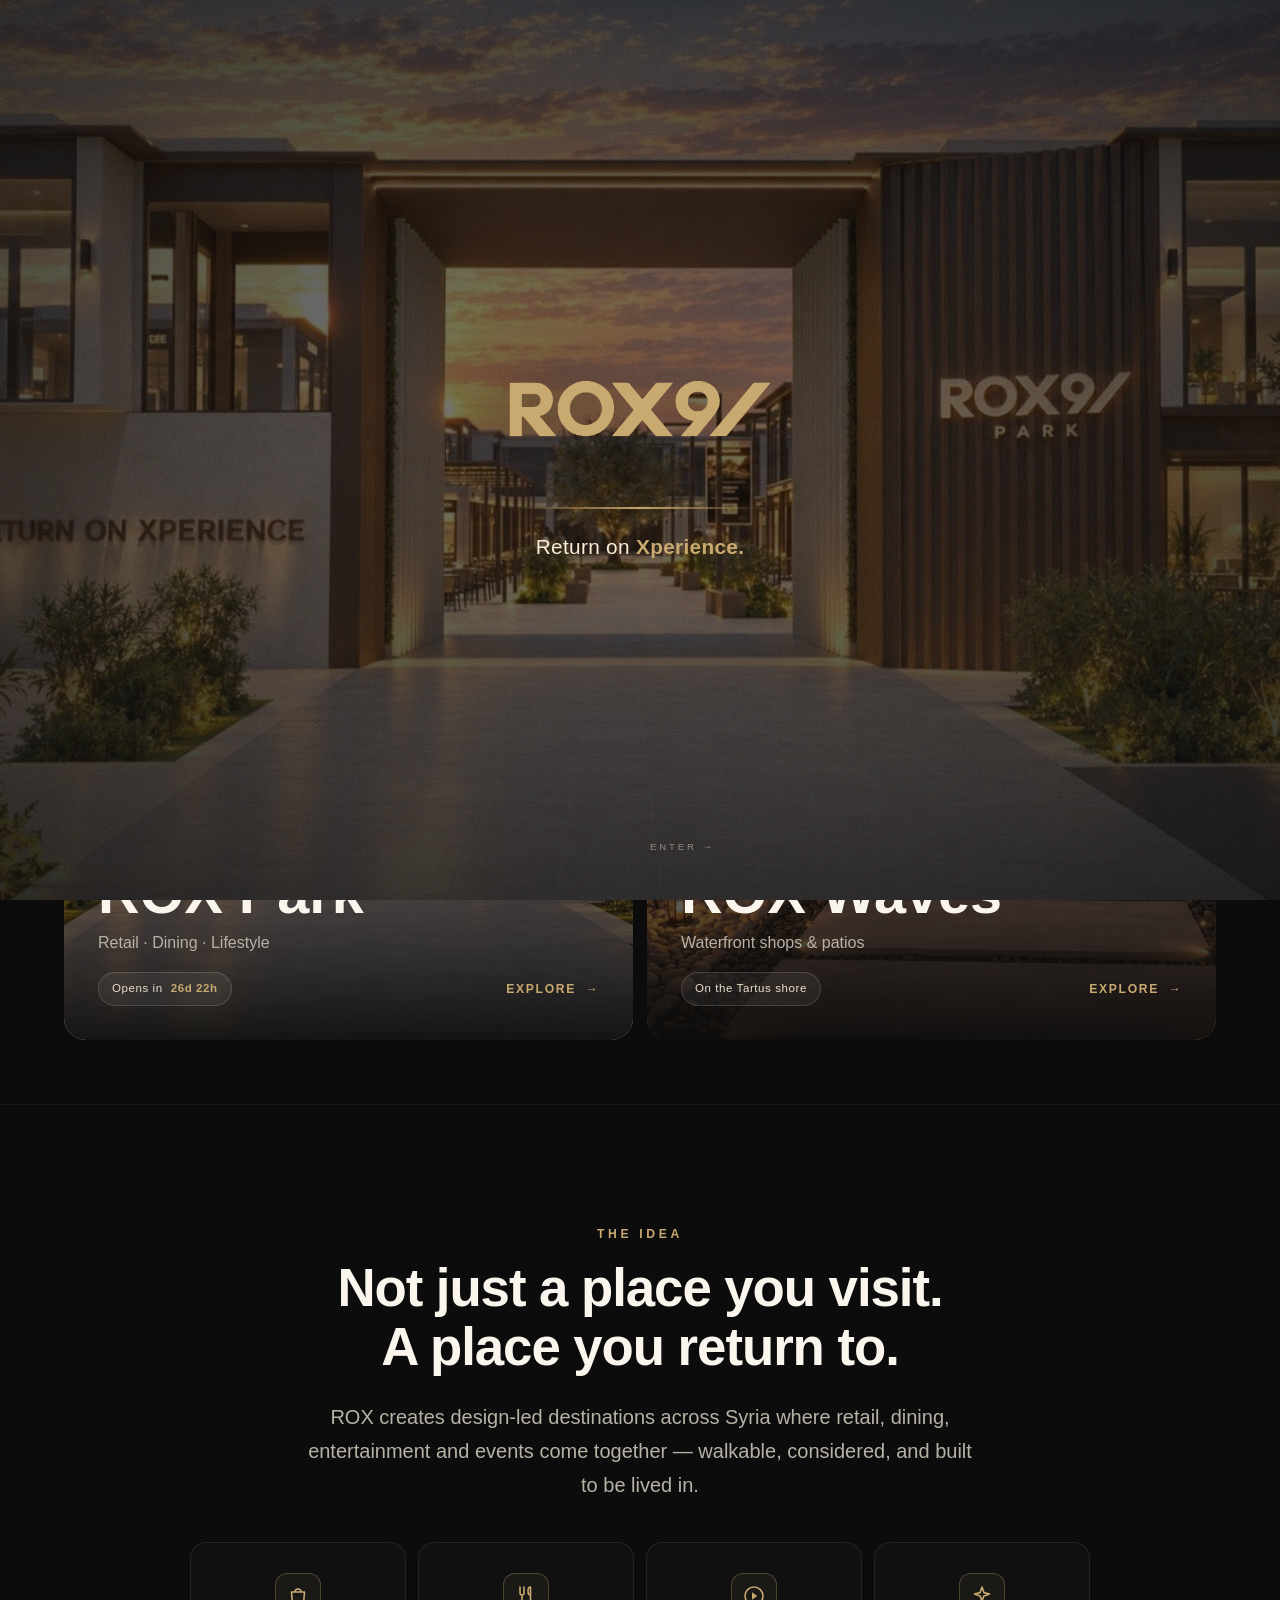
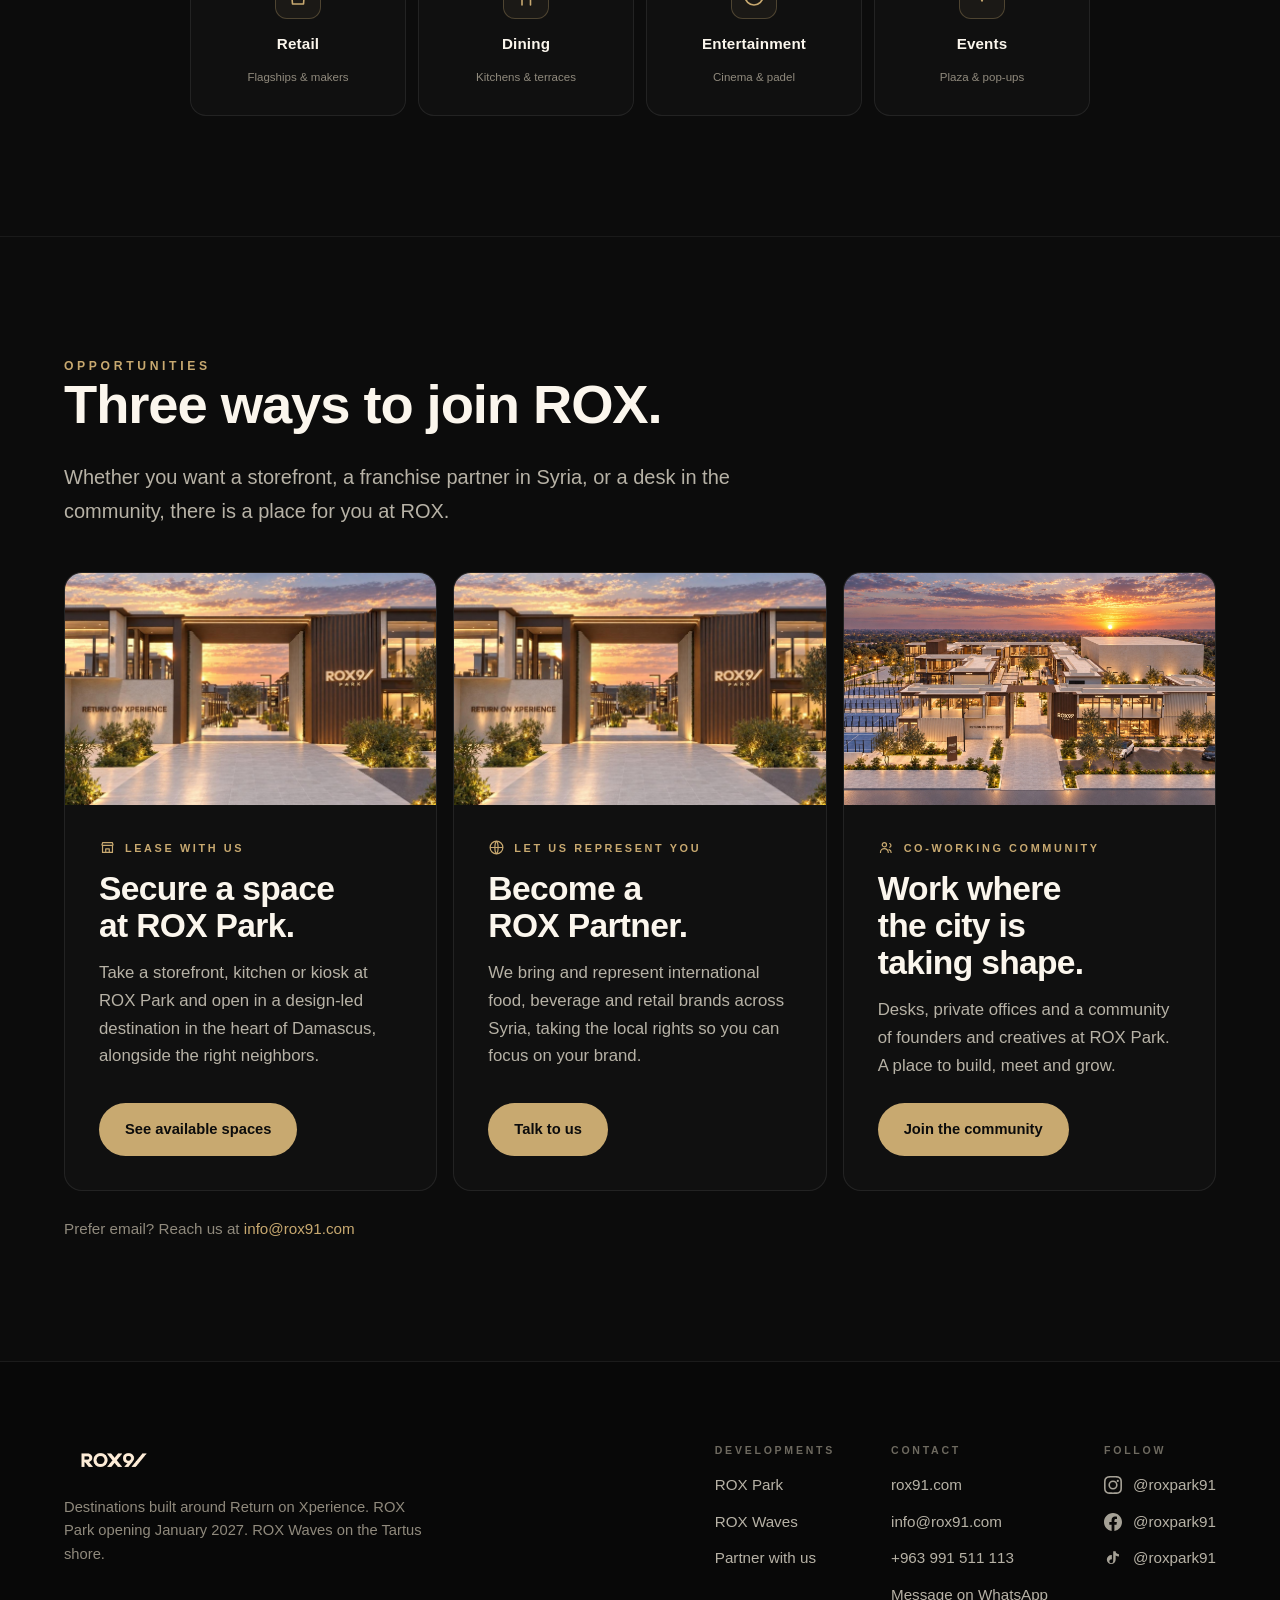
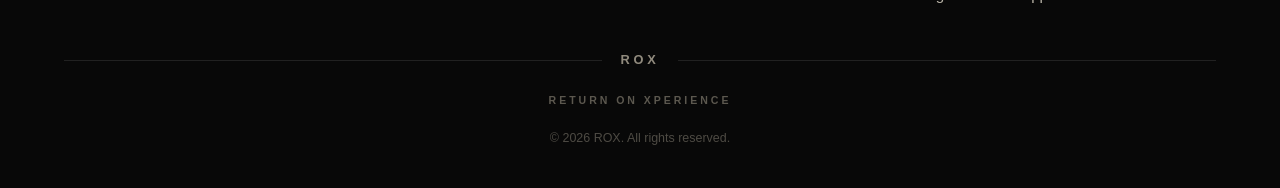
<file: index.html>
<!DOCTYPE html>
<html lang="en">
<head>
<meta charset="utf-8">
<meta name="viewport" content="width=device-width, initial-scale=1, viewport-fit=cover">
<title>ROX · Return on Xperience</title>
<meta name="description" content="ROX creates destinations across Syria where retail, dining and lifestyle come together — ROX Park in Damascus and ROX Waves, our waterfront destination in Tartus.">
<link rel="canonical" href="https://rox91.com/">
<link rel="icon" type="image/png" sizes="32x32" href="/assets/favicon-32x32.png">
<link rel="icon" type="image/png" sizes="16x16" href="/assets/favicon-16x16.png">
<link rel="icon" href="/assets/favicon.ico" sizes="any">
<link rel="apple-touch-icon" sizes="180x180" href="/assets/apple-touch-icon.png">
<meta name="theme-color" content="#0C0C0C">
<meta property="og:type" content="website">
<meta property="og:site_name" content="ROX">
<meta property="og:title" content="ROX · Return on Xperience">
<meta property="og:description" content="Two destinations taking shape across Syria. Explore ROX Park and ROX Waves.">
<meta property="og:url" content="https://rox91.com/">
<meta property="og:image" content="https://rox91.com/assets/hero-dusk.jpg">
<meta name="twitter:card" content="summary_large_image">
<link rel="stylesheet" href="/assets/site.css">
<script type="application/ld+json">
{
  "@context": "https://schema.org",
  "@type": "Organization",
  "name": "ROX",
  "url": "https://rox91.com/",
  "logo": "https://rox91.com/assets/rox9-logo-gold.png",
  "slogan": "Return on Xperience",
  "description": "ROX creates destinations across Syria where retail, dining and lifestyle come together.",
  "areaServed": { "@type": "Country", "name": "Syria" },
  "email": "info@rox91.com",
  "telephone": "+963991511113",
  "sameAs": [
    "https://instagram.com/roxpark91",
    "https://facebook.com/roxpark91",
    "https://tiktok.com/@roxpark91"
  ],
  "subOrganization": [
    { "@type": "ShoppingCenter", "name": "ROX Park", "url": "https://rox91.com/park/", "areaServed": "Damascus, Syria" },
    { "@type": "ShoppingCenter", "name": "ROX Waves", "url": "https://rox91.com/waves/", "areaServed": "Tartus, Syria" }
  ]
}
</script>
</head>
<body>

<div class="enter" aria-hidden="true">
  <div class="enter-bg" style="background-image:url(/assets/park-gateway.jpg)"></div>
  <div class="enter-veil"></div>
  <div class="enter-grain"></div>
  <div class="enter-core">
    <img class="enter-logo" src="/assets/rox9-logo-gold.png" alt="ROX">
    <div class="enter-rule"></div>
    <div class="enter-tag">Return on <b>Xperience.</b></div>
  </div>
  <button class="enter-skip" type="button">Enter &#8594;</button>
</div>

<header class="hdr"><a href="/" aria-label="ROX home"><img class="hdr-logo" src="/assets/rox9-logo-gold.png" alt="ROX"></a></header>
<button class="menu-btn" aria-label="Open menu" aria-expanded="false"><span class="burger"><span></span><span></span></span></button>

<div class="menu">
  <nav>
    <a class="menu-link" href="/"><span class="num">01</span>Home</a>
    <div class="dev">
      <button class="menu-link dev-toggle" type="button" aria-expanded="false"><span class="num">02</span>Developments<span class="dev-chev"></span></button>
      <div class="dev-sub">
        <a class="sub-link" href="/park/">ROX Park</a>
        <a class="sub-link" href="/waves/">ROX Waves</a>
      </div>
    </div>
    <a class="menu-link" href="/park/leasing/"><span class="num">03</span>Leasing</a>
    <a class="menu-link" href="#partners"><span class="num">04</span>Partners</a>
    <a class="menu-link" href="#foot"><span class="num">05</span>Contact</a>
  </nav>
  <div class="menu-foot">
    <span class="eyebrow">Destinations across Syria</span>
    <div class="menu-soc">
      <a href="https://instagram.com/roxpark91" target="_blank" rel="noopener" aria-label="Instagram"><svg width="20" height="20" viewBox="0 0 24 24" fill="currentColor"><path d="M12 2.16c3.2 0 3.58.01 4.85.07 1.17.05 1.8.25 2.23.41.56.22.96.48 1.38.9.42.42.68.82.9 1.38.16.42.36 1.06.41 2.23.06 1.27.07 1.65.07 4.85s-.01 3.58-.07 4.85c-.05 1.17-.25 1.81-.41 2.23-.22.56-.48.96-.9 1.38-.42.42-.82.68-1.38.9-.42.16-1.06.36-2.23.41-1.27.06-1.65.07-4.85.07s-3.58-.01-4.85-.07c-1.17-.05-1.81-.25-2.23-.41a3.72 3.72 0 0 1-1.38-.9 3.72 3.72 0 0 1-.9-1.38c-.16-.42-.36-1.06-.41-2.23-.06-1.27-.07-1.65-.07-4.85s.01-3.58.07-4.85c.05-1.17.25-1.81.41-2.23.22-.56.48-.96.9-1.38.42-.42.82-.68 1.38-.9.42-.16 1.06-.36 2.23-.41C8.42 2.17 8.8 2.16 12 2.16M12 0C8.74 0 8.33.01 7.05.07c-1.27.06-2.15.26-2.91.56-.79.31-1.46.72-2.12 1.38C1.36 2.67.95 3.34.63 4.14c-.3.76-.5 1.64-.56 2.91C.01 8.33 0 8.74 0 12s.01 3.67.07 4.95c.06 1.27.26 2.15.56 2.91.31.8.72 1.47 1.38 2.13.66.66 1.33 1.07 2.12 1.38.76.3 1.64.5 2.91.56C8.33 23.99 8.74 24 12 24s3.67-.01 4.95-.07c1.27-.06 2.15-.26 2.91-.56.8-.31 1.47-.72 2.13-1.38.66-.66 1.07-1.33 1.38-2.13.3-.76.5-1.64.56-2.91.06-1.28.07-1.69.07-4.95s-.01-3.67-.07-4.95c-.06-1.27-.26-2.15-.56-2.91a5.9 5.9 0 0 0-1.38-2.12A5.9 5.9 0 0 0 19.86.63c-.76-.3-1.64-.5-2.91-.56C15.67.01 15.26 0 12 0m0 5.84A6.16 6.16 0 1 0 18.16 12 6.16 6.16 0 0 0 12 5.84M12 16a4 4 0 1 1 4-4 4 4 0 0 1-4 4m6.41-10.85a1.44 1.44 0 1 0 1.44 1.44 1.44 1.44 0 0 0-1.44-1.44"/></svg></a>
      <a href="https://facebook.com/roxpark91" target="_blank" rel="noopener" aria-label="Facebook"><svg width="20" height="20" viewBox="0 0 24 24" fill="currentColor"><path d="M24 12.07C24 5.4 18.63 0 12 0S0 5.4 0 12.07C0 18.1 4.39 23.1 10.13 24v-8.44H7.08v-3.49h3.05V9.41c0-3.02 1.79-4.69 4.53-4.69 1.31 0 2.68.24 2.68.24v2.97h-1.51c-1.49 0-1.96.93-1.96 1.89v2.25h3.33l-.53 3.49h-2.8V24C19.61 23.1 24 18.1 24 12.07"/></svg></a>
      <a href="https://tiktok.com/@roxpark91" target="_blank" rel="noopener" aria-label="TikTok"><svg width="20" height="20" viewBox="0 0 24 24" fill="currentColor"><path d="M16.6 5.82a4.28 4.28 0 0 1-1.05-2.82h-3.3v13.4a2.59 2.59 0 0 1-2.58 2.5 2.59 2.59 0 0 1-2.6-2.58 2.59 2.59 0 0 1 3.4-2.46V8.1a5.94 5.94 0 0 0-6.7 5.88A5.9 5.9 0 0 0 9.66 20a5.9 5.9 0 0 0 5.9-5.9V8.68a7.5 7.5 0 0 0 4.4 1.4V6.8a4.28 4.28 0 0 1-3.36-.98"/></svg></a>
    </div>
  </div>
</div>

<main class="portal">
  <div class="portal-intro">
    <div class="eyebrow" data-reveal>Destinations across Syria</div>
    <h1 data-reveal data-d="120">Return on Xperience.</h1>
    <p data-reveal data-d="240">Two destinations, now taking shape. Choose one to explore.</p>
  </div>
  <div class="portal-grid">

    <a class="pcard" href="/park/" data-reveal aria-label="Explore ROX Park">
      <div class="pcard-img" style="background-image:url(/assets/park-hero.jpg)"></div>
      <div class="pcard-grad"></div>
      <div class="pcard-top"><span class="loc">Opening Jan 2027</span></div>
      <div class="pcard-name">ROX Park</div>
      <div class="pcard-sub">Retail · Dining · Lifestyle</div>
      <div class="pcard-meta">
        <span class="chip-count mini-count" data-target="2027-01-01T00:00:00">Opens in <b>—</b></span>
        <span class="pcard-cta">Explore <span class="arrow">&#8594;</span></span>
      </div>
    </a>

    <a class="pcard" href="/waves/" data-reveal aria-label="Explore ROX Waves">
      <div class="pcard-img" style="background-image:url(/assets/waves-hero.jpg)"></div>
      <div class="pcard-grad"></div>
      <div class="pcard-top"><span class="loc">Tartus · Waterfront</span></div>
      <div class="pcard-name">ROX Waves</div>
      <div class="pcard-sub">Waterfront shops &amp; patios</div>
      <div class="pcard-meta">
        <span class="chip-count">On the Tartus shore</span>
        <span class="pcard-cta">Explore <span class="arrow">&#8594;</span></span>
      </div>
    </a>

  </div>
</main>

<section class="sec">
  <div class="wrap" style="text-align:center;max-width:900px;margin:0 auto">
    <div class="eyebrow" data-reveal>The idea</div>
    <h2 data-reveal data-d="110" style="margin-top:14px;font-weight:700;font-size:clamp(1.9rem,5.4vw,3.3rem)">Not just a place you visit. A place you return to.</h2>
    <p class="lead" data-reveal data-d="200" style="margin-left:auto;margin-right:auto">ROX creates design-led destinations across Syria where retail, dining, entertainment and events come together — walkable, considered, and built to be lived in.</p>
    <div class="pillars">
      <div class="pill" data-reveal data-d="120"><span class="pi"><svg viewBox="0 0 24 24" fill="none" stroke="currentColor" stroke-width="1.6" stroke-linejoin="round"><path d="M5.5 8h13l-1 12h-11l-1-12Z"/><path d="M9 8a3 3 0 0 1 6 0"/></svg></span><span class="pl">Retail</span><span class="ps">Flagships &amp; makers</span></div>
      <div class="pill" data-reveal data-d="200"><span class="pi"><svg viewBox="0 0 24 24" fill="none" stroke="currentColor" stroke-width="1.6" stroke-linecap="round" stroke-linejoin="round"><path d="M6 3v6a2 2 0 0 0 4 0V3M8 11v10"/><path d="M16.5 3C15 3 14 5 14 7.5s1 3.5 2.5 3.5M16.5 3v18"/></svg></span><span class="pl">Dining</span><span class="ps">Kitchens &amp; terraces</span></div>
      <div class="pill" data-reveal data-d="280"><span class="pi"><svg viewBox="0 0 24 24" fill="none" stroke="currentColor" stroke-width="1.6"><circle cx="12" cy="12" r="9"/><path d="M10 8.3l5.2 3.7L10 15.7V8.3Z" fill="currentColor" stroke="none"/></svg></span><span class="pl">Entertainment</span><span class="ps">Cinema &amp; padel</span></div>
      <div class="pill" data-reveal data-d="360"><span class="pi"><svg viewBox="0 0 24 24" fill="none" stroke="currentColor" stroke-width="1.6" stroke-linejoin="round"><path d="M12 3l1.9 5.6L19.5 10l-5.6 1.9L12 17l-1.9-5.1L4.5 10l5.6-1.4L12 3Z"/></svg></span><span class="pl">Events</span><span class="ps">Plaza &amp; pop-ups</span></div>
    </div>
  </div>
</section>

<section id="partners" class="sec" style="scroll-margin-top:70px">
  <div class="wrap">
    <div class="eyebrow" data-reveal>Opportunities</div>
    <h2 data-reveal data-d="110" style="max-width:820px">Three ways to join ROX.</h2>
    <p class="lead" data-reveal data-d="200">Whether you want a storefront, a franchise partner in Syria, or a desk in the community, there is a place for you at ROX.</p>
    <div class="opps3">
      <div class="opp" data-reveal>
        <div class="opp-img" style="background-image:url(/assets/entrance.jpg)"></div>
        <div class="opp-body">
        <div class="tag">Lease with us</div>
        <h3>Secure a space at ROX Park.</h3>
        <p>Take a storefront, kitchen or kiosk at ROX Park and open in a design-led destination in the heart of Damascus, alongside the right neighbors.</p>
        <div class="cta-row"><a class="btn-gold" href="/park/leasing/">See available spaces</a></div>
        </div>
      </div>
      <div class="opp" data-reveal>
        <div class="opp-img" style="background-image:url(/assets/park-hero.jpg)"></div>
        <div class="opp-body">
        <div class="tag">Let us represent you</div>
        <h3>Become a ROX Partner.</h3>
        <p>We bring and represent international food, beverage and retail brands across Syria, taking the local rights so you can focus on your brand.</p>
        <div class="cta-row"><a class="btn-gold" href="https://wa.me/963991511113?text=Hi%20ROX%2C%20I%27d%20like%20ROX%20to%20represent%20my%20brand%20in%20Syria." target="_blank" rel="noopener">Talk to us</a></div>
        </div>
      </div>
      <div class="opp" data-reveal>
        <div class="opp-img" style="background-image:url(/assets/park-aerial.jpg)"></div>
        <div class="opp-body">
        <div class="tag">Co-working community</div>
        <h3>Work where the city is taking shape.</h3>
        <p>Desks, private offices and a community of founders and creatives at ROX Park. A place to build, meet and grow.</p>
        <div class="cta-row"><a class="btn-gold" href="https://wa.me/963991511113?text=Hi%20ROX%2C%20I%27m%20interested%20in%20the%20co-working%20community%20at%20ROX%20Park." target="_blank" rel="noopener">Join the community</a></div>
        </div>
      </div>
    </div>
    <div data-reveal data-d="200" style="margin-top:26px;color:var(--muted2);font-size:.95rem">Prefer email? Reach us at <a href="mailto:info@rox91.com?cc=amir@rox91.com,osama@rox91.com">info@rox91.com</a></div>
  </div>
</section>

<footer id="foot" class="foot">
  <div class="wrap">
    <div class="foot-top">
      <div class="foot-brand">
        <img src="/assets/rox9-logo-white.png" alt="ROX">
        <p>Destinations built around Return on Xperience. ROX Park opening January 2027. ROX Waves on the Tartus shore.</p>
      </div>
      <div class="foot-cols">
        <div class="foot-col"><h4>Developments</h4><div class="links">
          <a href="/park/">ROX Park</a>
          <a href="/waves/">ROX Waves</a>
          <a href="#partners">Partner with us</a>
        </div></div>
        <div class="foot-col"><h4>Contact</h4><div class="links">
          <a href="https://rox91.com">rox91.com</a>
          <a href="mailto:info@rox91.com?cc=amir@rox91.com,osama@rox91.com">info@rox91.com</a>
          <a href="tel:+963991511113">+963 991 511 113</a>
          <a href="https://wa.me/963991511113?text=Hi%20ROX%2C%20I%27m%20interested%20in%20an%20F%26B%20partnership%20and%20bringing%20my%20brand%20to%20your%20destinations%20in%20Syria." target="_blank" rel="noopener">Message on WhatsApp</a>
        </div></div>
        <div class="foot-col"><h4>Follow</h4><div class="links">
          <a class="soc" href="https://instagram.com/roxpark91" target="_blank" rel="noopener"><svg width="18" height="18" viewBox="0 0 24 24" fill="currentColor"><path d="M12 2.16c3.2 0 3.58.01 4.85.07 1.17.05 1.8.25 2.23.41.56.22.96.48 1.38.9.42.42.68.82.9 1.38.16.42.36 1.06.41 2.23.06 1.27.07 1.65.07 4.85s-.01 3.58-.07 4.85c-.05 1.17-.25 1.81-.41 2.23-.22.56-.48.96-.9 1.38-.42.42-.82.68-1.38.9-.42.16-1.06.36-2.23.41-1.27.06-1.65.07-4.85.07s-3.58-.01-4.85-.07c-1.17-.05-1.81-.25-2.23-.41a3.72 3.72 0 0 1-1.38-.9 3.72 3.72 0 0 1-.9-1.38c-.16-.42-.36-1.06-.41-2.23-.06-1.27-.07-1.65-.07-4.85s.01-3.58.07-4.85c.05-1.17.25-1.81.41-2.23.22-.56.48-.96.9-1.38.42-.42.82-.68 1.38-.9.42-.16 1.06-.36 2.23-.41C8.42 2.17 8.8 2.16 12 2.16M12 0C8.74 0 8.33.01 7.05.07c-1.27.06-2.15.26-2.91.56-.79.31-1.46.72-2.12 1.38C1.36 2.67.95 3.34.63 4.14c-.3.76-.5 1.64-.56 2.91C.01 8.33 0 8.74 0 12s.01 3.67.07 4.95c.06 1.27.26 2.15.56 2.91.31.8.72 1.47 1.38 2.13.66.66 1.33 1.07 2.12 1.38.76.3 1.64.5 2.91.56C8.33 23.99 8.74 24 12 24s3.67-.01 4.95-.07c1.27-.06 2.15-.26 2.91-.56.8-.31 1.47-.72 2.13-1.38.66-.66 1.07-1.33 1.38-2.13.3-.76.5-1.64.56-2.91.06-1.28.07-1.69.07-4.95s-.01-3.67-.07-4.95c-.06-1.27-.26-2.15-.56-2.91a5.9 5.9 0 0 0-1.38-2.12A5.9 5.9 0 0 0 19.86.63c-.76-.3-1.64-.5-2.91-.56C15.67.01 15.26 0 12 0m0 5.84A6.16 6.16 0 1 0 18.16 12 6.16 6.16 0 0 0 12 5.84M12 16a4 4 0 1 1 4-4 4 4 0 0 1-4 4m6.41-10.85a1.44 1.44 0 1 0 1.44 1.44 1.44 1.44 0 0 0-1.44-1.44"/></svg>@roxpark91</a>
          <a class="soc" href="https://facebook.com/roxpark91" target="_blank" rel="noopener"><svg width="18" height="18" viewBox="0 0 24 24" fill="currentColor"><path d="M24 12.07C24 5.4 18.63 0 12 0S0 5.4 0 12.07C0 18.1 4.39 23.1 10.13 24v-8.44H7.08v-3.49h3.05V9.41c0-3.02 1.79-4.69 4.53-4.69 1.31 0 2.68.24 2.68.24v2.97h-1.51c-1.49 0-1.96.93-1.96 1.89v2.25h3.33l-.53 3.49h-2.8V24C19.61 23.1 24 18.1 24 12.07"/></svg>@roxpark91</a>
          <a class="soc" href="https://tiktok.com/@roxpark91" target="_blank" rel="noopener"><svg width="18" height="18" viewBox="0 0 24 24" fill="currentColor"><path d="M16.6 5.82a4.28 4.28 0 0 1-1.05-2.82h-3.3v13.4a2.59 2.59 0 0 1-2.58 2.5 2.59 2.59 0 0 1-2.6-2.58 2.59 2.59 0 0 1 3.4-2.46V8.1a5.94 5.94 0 0 0-6.7 5.88A5.9 5.9 0 0 0 9.66 20a5.9 5.9 0 0 0 5.9-5.9V8.68a7.5 7.5 0 0 0 4.4 1.4V6.8a4.28 4.28 0 0 1-3.36-.98"/></svg>@roxpark91</a>
        </div></div>
      </div>
    </div>
    <div class="foot-div"><span class="line"></span><span class="mark">ROX</span><span class="line"></span></div>
    <div class="foot-tag">Return on Xperience</div>
    <div class="foot-copy">© 2026 ROX. All rights reserved.</div>
  </div>
</footer>

<a class="fab" href="https://wa.me/963991511113?text=Hi%20ROX%2C%20I%27m%20interested%20in%20an%20F%26B%20partnership%20and%20bringing%20my%20brand%20to%20your%20destinations%20in%20Syria." target="_blank" rel="noopener" aria-label="Partner with us on WhatsApp">
  <svg width="20" height="20" viewBox="0 0 24 24" fill="currentColor" aria-hidden="true"><path d="M17.5 14.38c-.3-.15-1.77-.87-2.04-.97-.27-.1-.47-.15-.67.15-.2.3-.77.96-.94 1.16-.17.2-.35.22-.64.08-.3-.15-1.26-.47-2.4-1.48-.89-.79-1.49-1.77-1.66-2.07-.17-.3-.02-.46.13-.61.14-.13.3-.35.44-.52.15-.17.2-.3.3-.5.1-.2.05-.38-.02-.53-.08-.15-.67-1.61-.92-2.21-.24-.58-.49-.5-.67-.51h-.57c-.2 0-.53.07-.8.38-.28.3-1.05 1.02-1.05 2.5 0 1.47 1.07 2.89 1.22 3.09.15.2 2.1 3.2 5.08 4.49.71.3 1.26.49 1.69.62.71.23 1.36.2 1.87.12.57-.08 1.76-.72 2.01-1.42.25-.7.25-1.29.17-1.42-.07-.12-.27-.2-.57-.34zM12.05 2C6.53 2 2.05 6.48 2.05 12c0 1.85.5 3.58 1.38 5.06L2 22l5.06-1.35A9.94 9.94 0 0 0 12.05 22c5.52 0 10-4.48 10-10S17.57 2 12.05 2z"/></svg>
  <span class="txt">Partner with us</span>
</a>

<script src="/assets/site.js"></script>
</body>
</html>
</file>
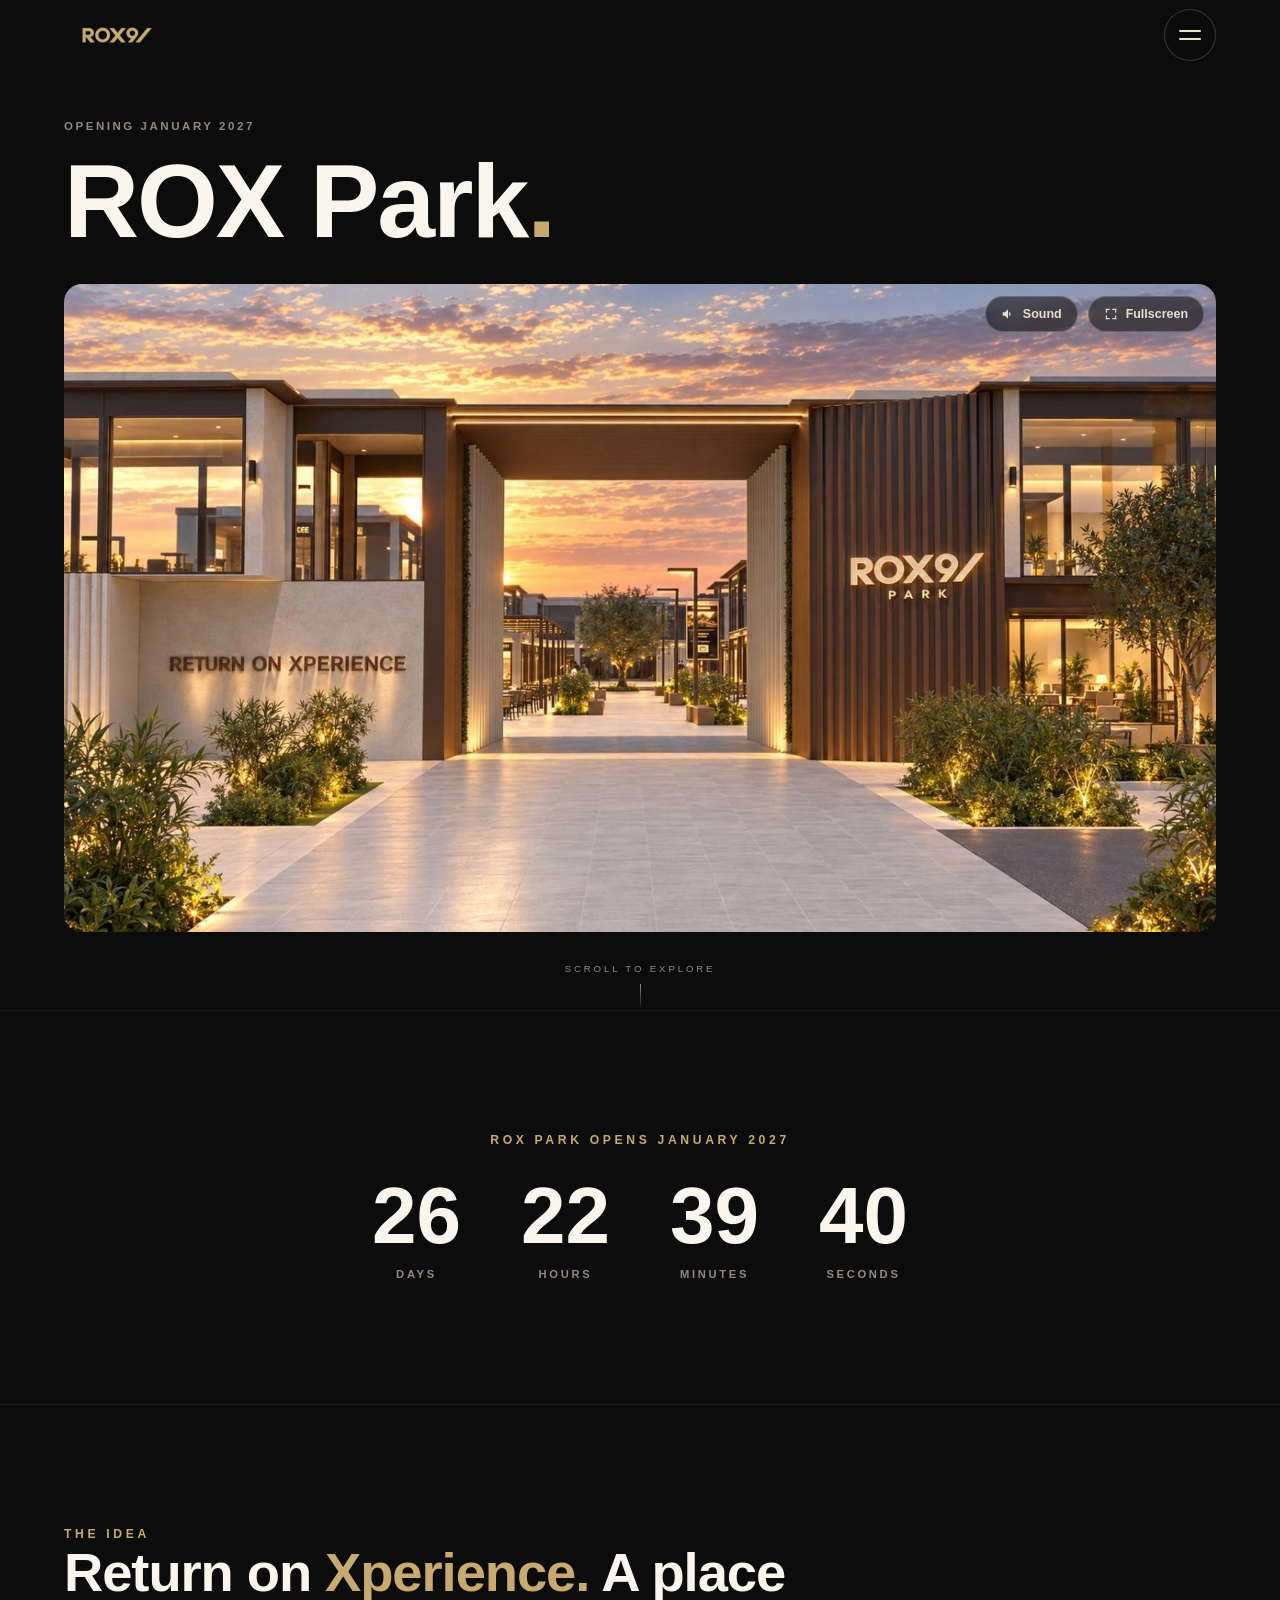
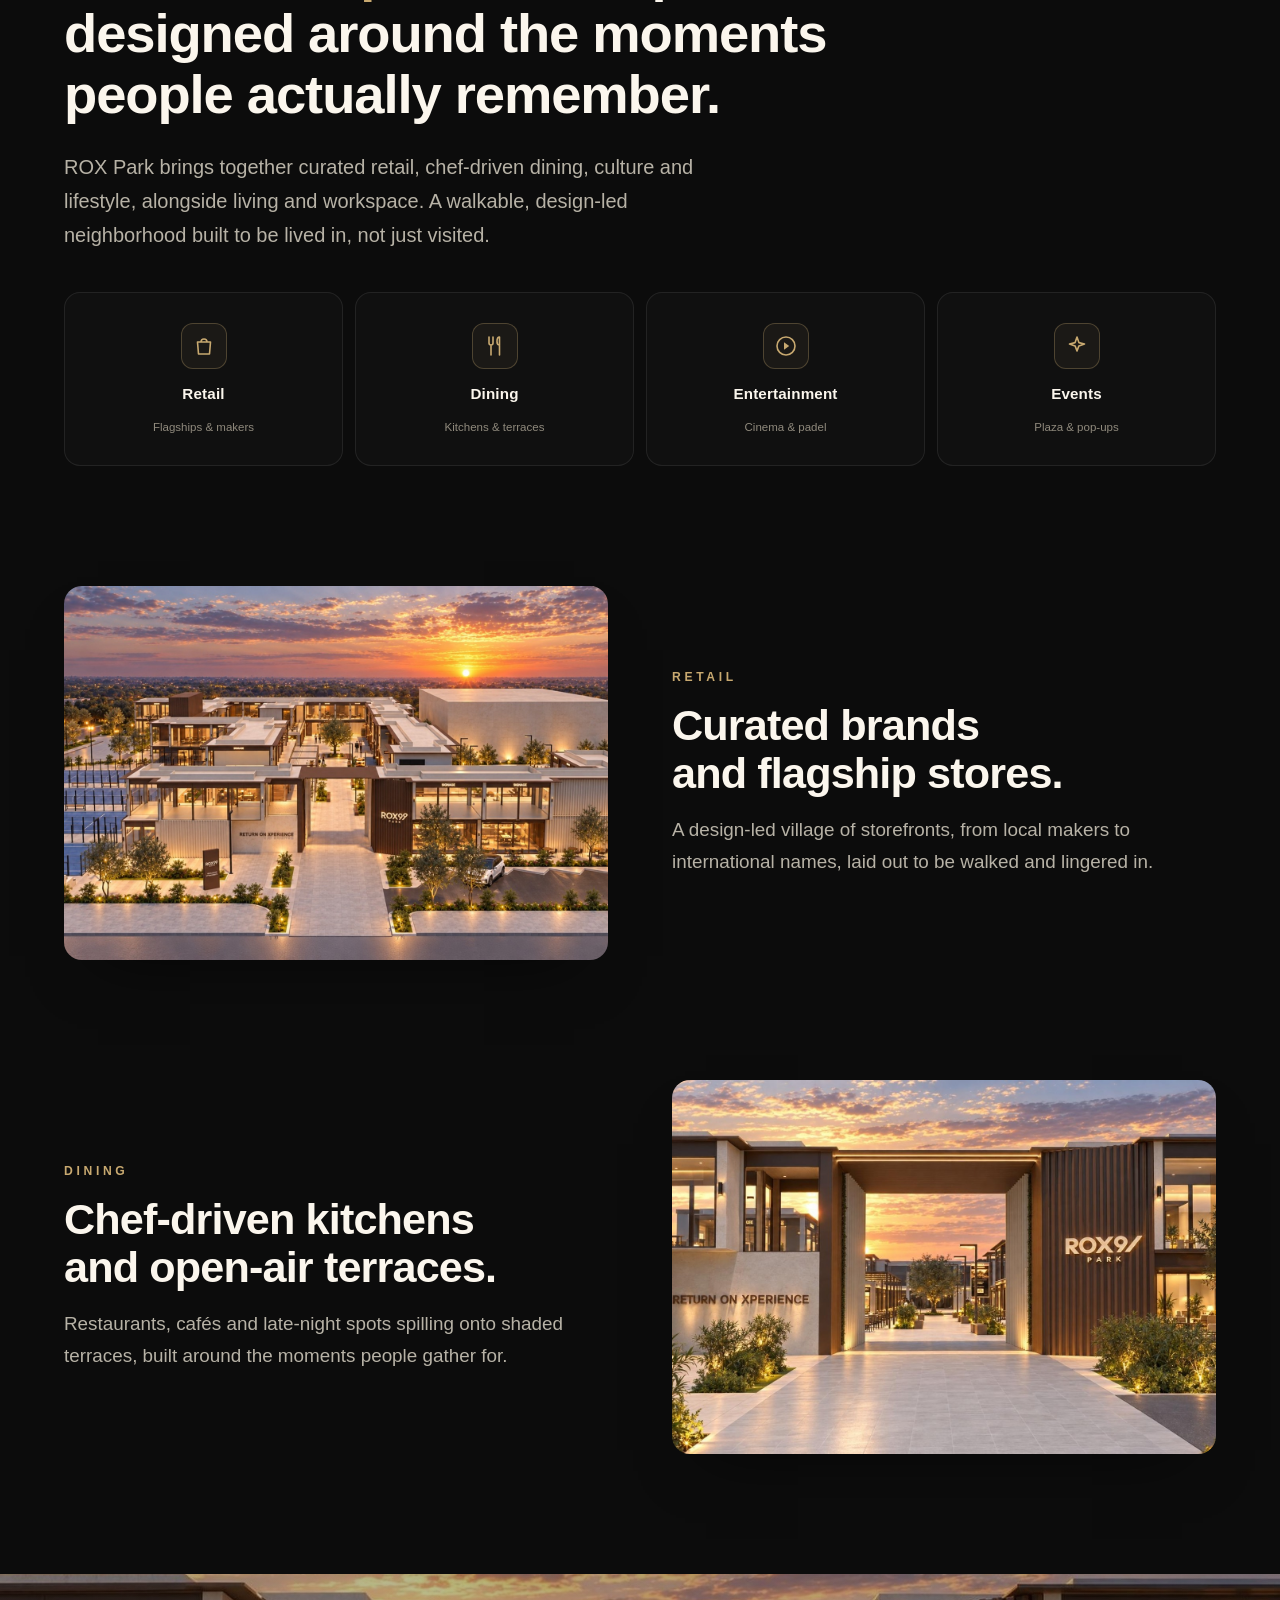
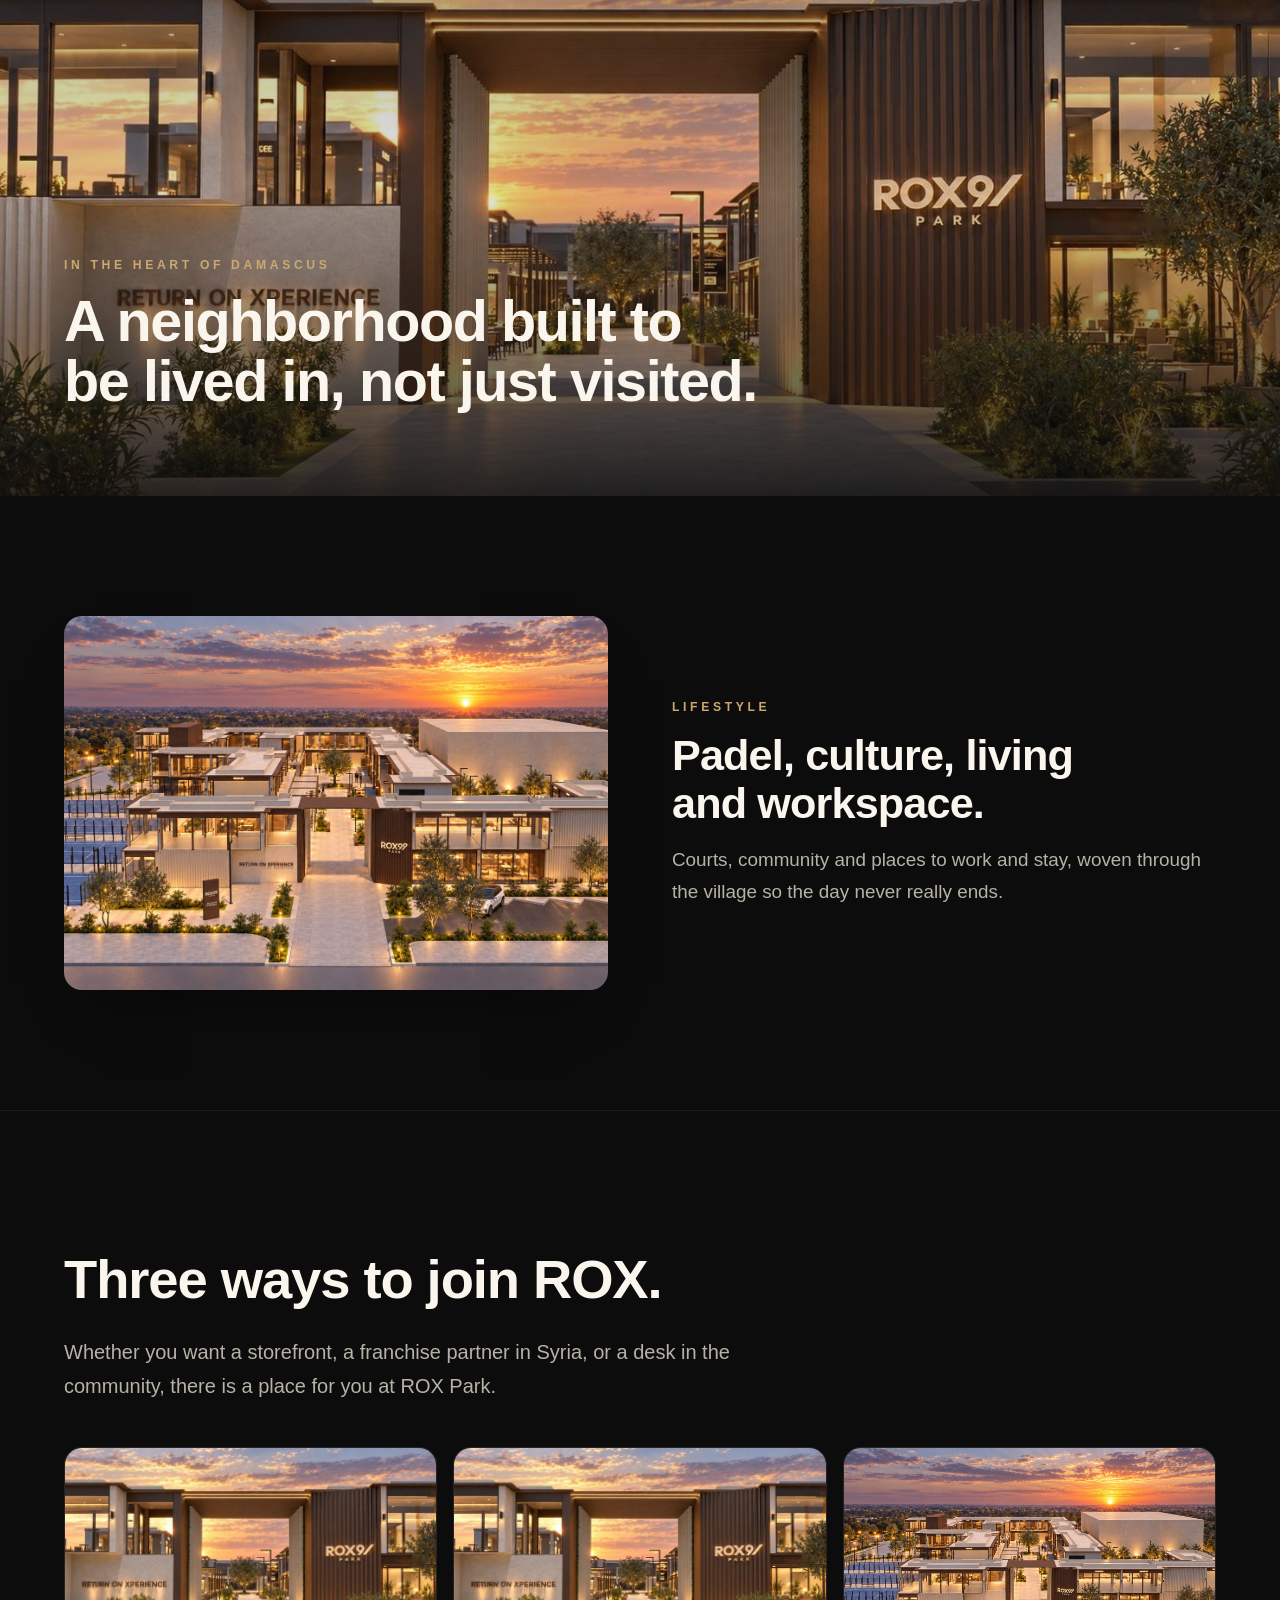
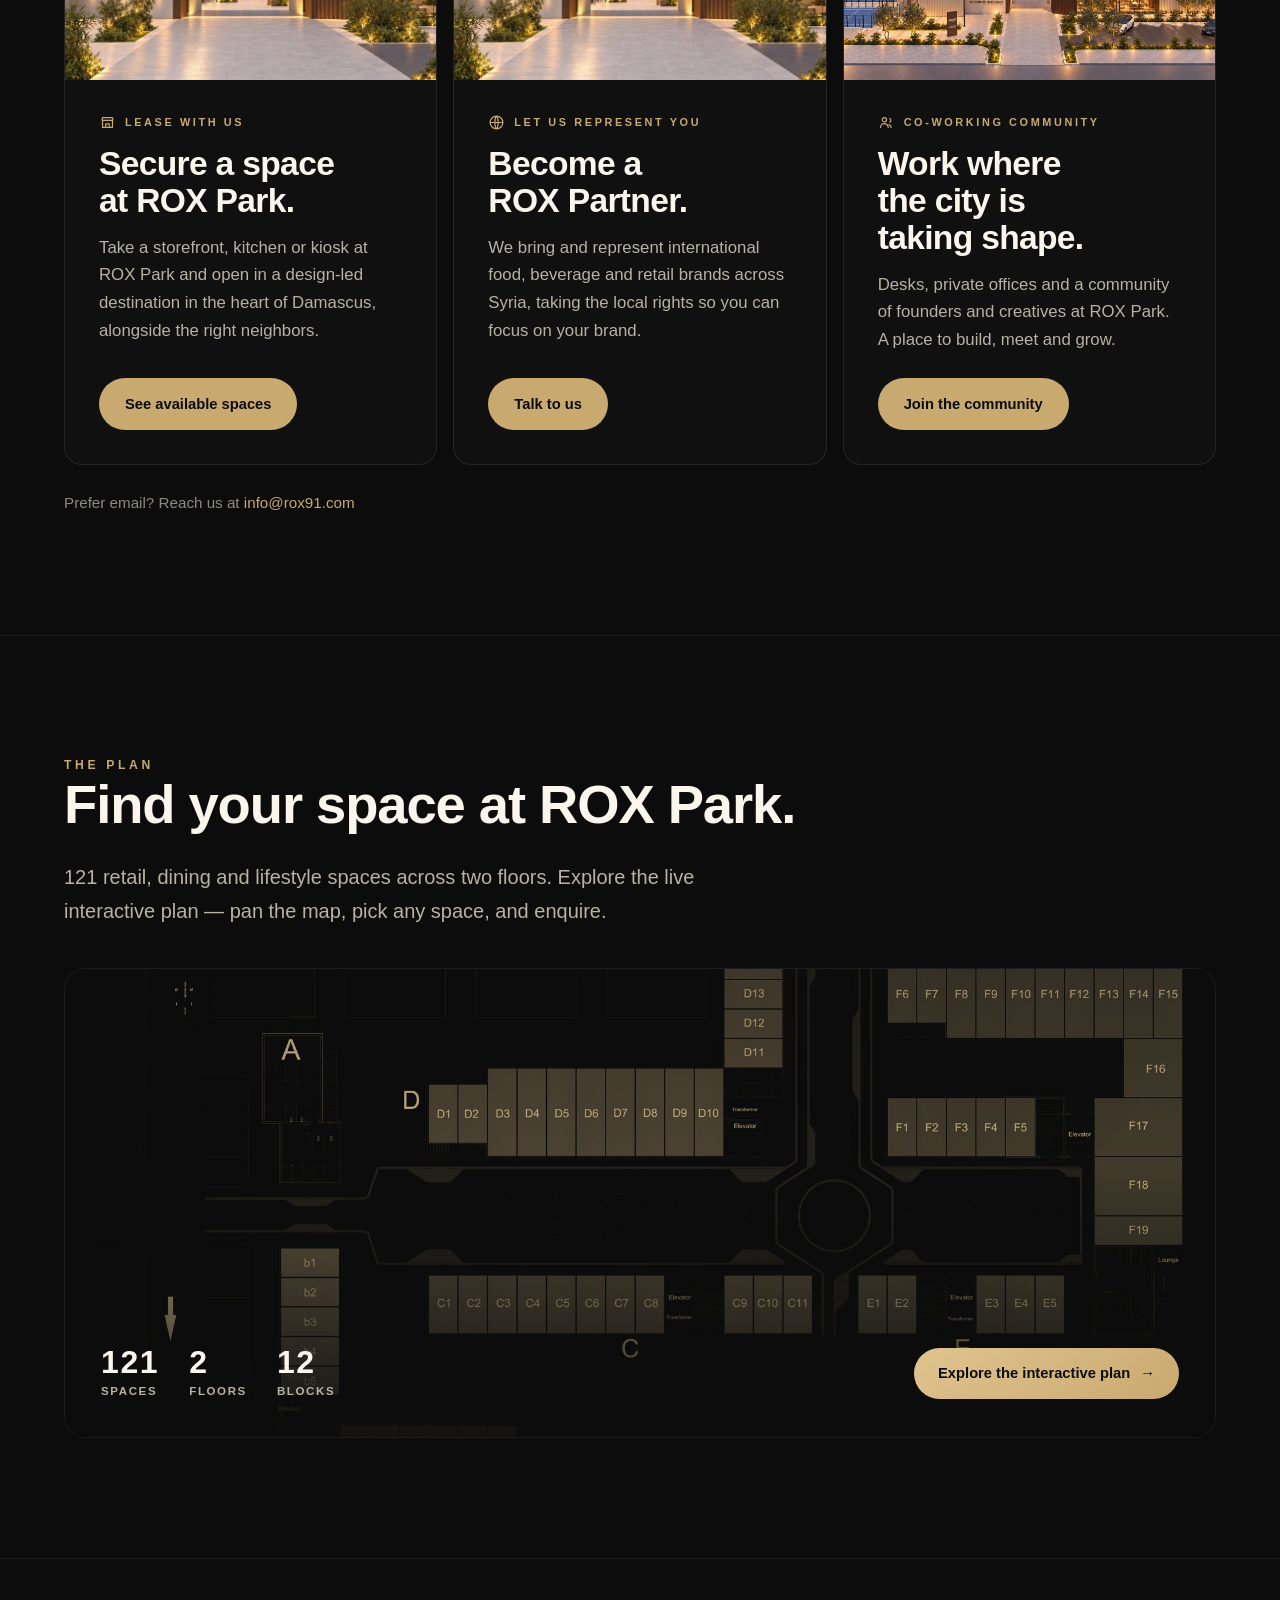
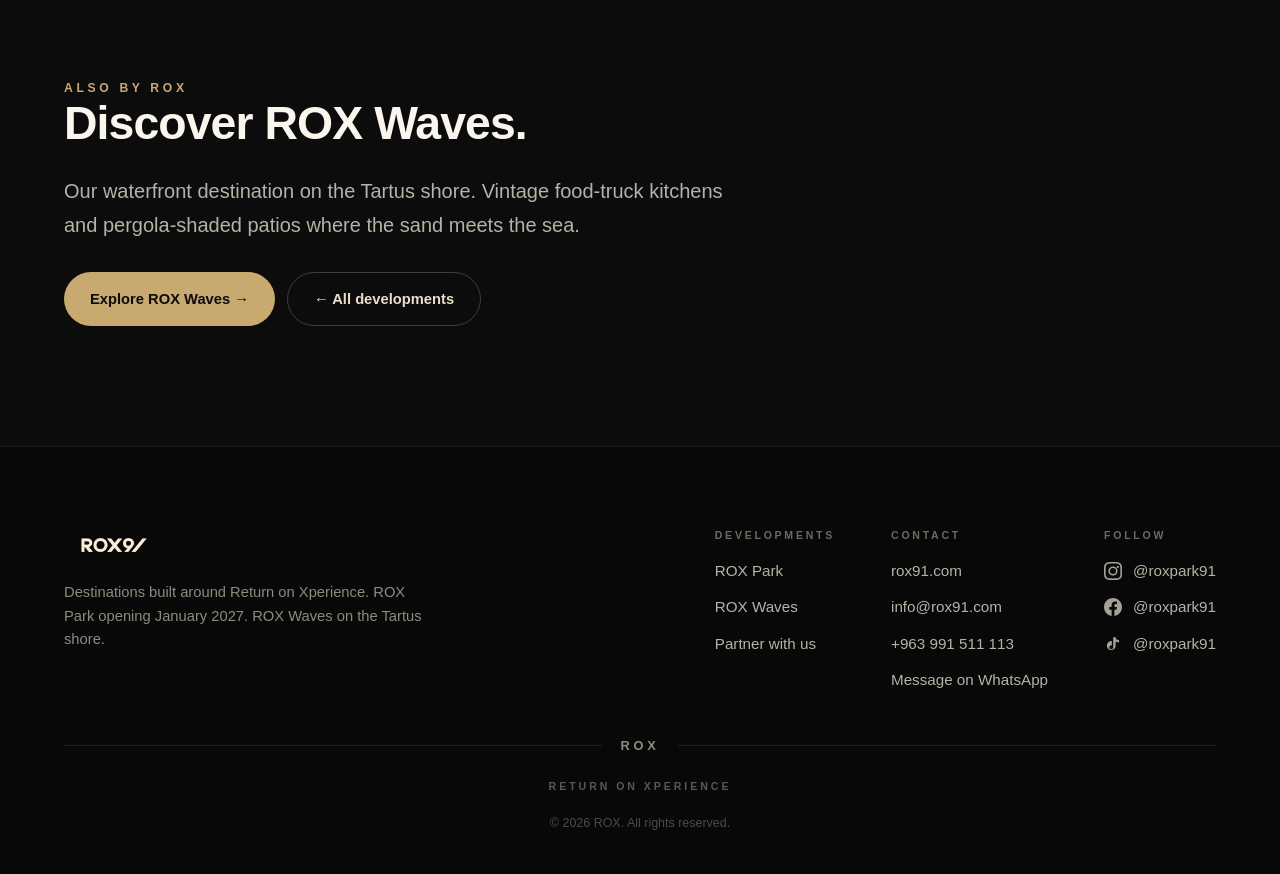
<file: park/index.html>
<!DOCTYPE html>
<html lang="en">
<head>
<meta charset="utf-8">
<meta name="viewport" content="width=device-width, initial-scale=1, viewport-fit=cover">
<title>ROX Park · Retail, Dining &amp; Lifestyle in Damascus</title>
<meta name="description" content="ROX Park is a mixed-use destination of retail, dining and lifestyle in the heart of Damascus. Opening January 2027 — a walkable, design-led neighborhood built to be lived in, not just visited.">
<link rel="canonical" href="https://rox91.com/park/">
<link rel="icon" type="image/png" sizes="32x32" href="/assets/favicon-32x32.png">
<link rel="icon" type="image/png" sizes="16x16" href="/assets/favicon-16x16.png">
<link rel="icon" href="/assets/favicon.ico" sizes="any">
<link rel="apple-touch-icon" sizes="180x180" href="/assets/apple-touch-icon.png">
<meta name="theme-color" content="#0C0C0C">
<meta property="og:type" content="website">
<meta property="og:site_name" content="ROX">
<meta property="og:title" content="ROX Park · Opening January 2027">
<meta property="og:description" content="A mixed-use destination of retail, dining and lifestyle. Return on Xperience.">
<meta property="og:url" content="https://rox91.com/park/">
<meta property="og:image" content="https://rox91.com/assets/park-poster.jpg">
<meta name="twitter:card" content="summary_large_image">
<link rel="stylesheet" href="/assets/site.css">
<script type="application/ld+json">
{
  "@context": "https://schema.org",
  "@type": "ShoppingCenter",
  "name": "ROX Park",
  "url": "https://rox91.com/park/",
  "image": "https://rox91.com/assets/park-poster.jpg",
  "description": "A mixed-use destination of retail, dining and lifestyle in the heart of Damascus. A walkable, design-led neighborhood opening January 2027.",
  "slogan": "Return on Xperience",
  "address": { "@type": "PostalAddress", "addressLocality": "Damascus", "addressCountry": "SY" },
  "openingDate": "2027-01",
  "telephone": "+963991511113",
  "parentOrganization": { "@type": "Organization", "name": "ROX", "url": "https://rox91.com/" }
}
</script>
</head>
<body>

<header class="hdr"><a href="/" aria-label="ROX home"><img class="hdr-logo" src="/assets/rox9-logo-gold.png" alt="ROX"></a></header>
<button class="menu-btn" aria-label="Open menu" aria-expanded="false"><span class="burger"><span></span><span></span></span></button>

<div class="menu">
  <nav>
    <a class="menu-link" href="/"><span class="num">01</span>Home</a>
    <div class="dev">
      <button class="menu-link dev-toggle" type="button" aria-expanded="false"><span class="num">02</span>Developments<span class="dev-chev"></span></button>
      <div class="dev-sub">
        <a class="sub-link" href="/park/">ROX Park</a>
        <a class="sub-link" href="/waves/">ROX Waves</a>
      </div>
    </div>
    <a class="menu-link" href="/park/leasing/"><span class="num">03</span>Leasing</a>
    <a class="menu-link" href="#partners"><span class="num">04</span>Partners</a>
    <a class="menu-link" href="#foot"><span class="num">05</span>Contact</a>
  </nav>
  <div class="menu-foot">
    <span class="eyebrow">Destinations across Syria</span>
    <div class="menu-soc">
      <a href="https://instagram.com/roxpark91" target="_blank" rel="noopener" aria-label="Instagram"><svg width="20" height="20" viewBox="0 0 24 24" fill="currentColor"><path d="M12 2.16c3.2 0 3.58.01 4.85.07 1.17.05 1.8.25 2.23.41.56.22.96.48 1.38.9.42.42.68.82.9 1.38.16.42.36 1.06.41 2.23.06 1.27.07 1.65.07 4.85s-.01 3.58-.07 4.85c-.05 1.17-.25 1.81-.41 2.23-.22.56-.48.96-.9 1.38-.42.42-.82.68-1.38.9-.42.16-1.06.36-2.23.41-1.27.06-1.65.07-4.85.07s-3.58-.01-4.85-.07c-1.17-.05-1.81-.25-2.23-.41a3.72 3.72 0 0 1-1.38-.9 3.72 3.72 0 0 1-.9-1.38c-.16-.42-.36-1.06-.41-2.23-.06-1.27-.07-1.65-.07-4.85s.01-3.58.07-4.85c.05-1.17.25-1.81.41-2.23.22-.56.48-.96.9-1.38.42-.42.82-.68 1.38-.9.42-.16 1.06-.36 2.23-.41C8.42 2.17 8.8 2.16 12 2.16M12 0C8.74 0 8.33.01 7.05.07c-1.27.06-2.15.26-2.91.56-.79.31-1.46.72-2.12 1.38C1.36 2.67.95 3.34.63 4.14c-.3.76-.5 1.64-.56 2.91C.01 8.33 0 8.74 0 12s.01 3.67.07 4.95c.06 1.27.26 2.15.56 2.91.31.8.72 1.47 1.38 2.13.66.66 1.33 1.07 2.12 1.38.76.3 1.64.5 2.91.56C8.33 23.99 8.74 24 12 24s3.67-.01 4.95-.07c1.27-.06 2.15-.26 2.91-.56.8-.31 1.47-.72 2.13-1.38.66-.66 1.07-1.33 1.38-2.13.3-.76.5-1.64.56-2.91.06-1.28.07-1.69.07-4.95s-.01-3.67-.07-4.95c-.06-1.27-.26-2.15-.56-2.91a5.9 5.9 0 0 0-1.38-2.12A5.9 5.9 0 0 0 19.86.63c-.76-.3-1.64-.5-2.91-.56C15.67.01 15.26 0 12 0m0 5.84A6.16 6.16 0 1 0 18.16 12 6.16 6.16 0 0 0 12 5.84M12 16a4 4 0 1 1 4-4 4 4 0 0 1-4 4m6.41-10.85a1.44 1.44 0 1 0 1.44 1.44 1.44 1.44 0 0 0-1.44-1.44"/></svg></a>
      <a href="https://facebook.com/roxpark91" target="_blank" rel="noopener" aria-label="Facebook"><svg width="20" height="20" viewBox="0 0 24 24" fill="currentColor"><path d="M24 12.07C24 5.4 18.63 0 12 0S0 5.4 0 12.07C0 18.1 4.39 23.1 10.13 24v-8.44H7.08v-3.49h3.05V9.41c0-3.02 1.79-4.69 4.53-4.69 1.31 0 2.68.24 2.68.24v2.97h-1.51c-1.49 0-1.96.93-1.96 1.89v2.25h3.33l-.53 3.49h-2.8V24C19.61 23.1 24 18.1 24 12.07"/></svg></a>
      <a href="https://tiktok.com/@roxpark91" target="_blank" rel="noopener" aria-label="TikTok"><svg width="20" height="20" viewBox="0 0 24 24" fill="currentColor"><path d="M16.6 5.82a4.28 4.28 0 0 1-1.05-2.82h-3.3v13.4a2.59 2.59 0 0 1-2.58 2.5 2.59 2.59 0 0 1-2.6-2.58 2.59 2.59 0 0 1 3.4-2.46V8.1a5.94 5.94 0 0 0-6.7 5.88A5.9 5.9 0 0 0 9.66 20a5.9 5.9 0 0 0 5.9-5.9V8.68a7.5 7.5 0 0 0 4.4 1.4V6.8a4.28 4.28 0 0 1-3.36-.98"/></svg></a>
    </div>
  </div>
</div>

<main>
  <!-- VIDEO HERO -->
  <section class="vhero">
    <div class="vhero-inner">
      <div class="vhead" data-reveal><span class="loc">Opening January 2027</span></div>
      <h1 class="vtitle" data-reveal data-d="100">ROX Park<span class="dot">.</span></h1>
      <div class="vstage" data-reveal data-d="200">
        <video playsinline muted loop preload="metadata" poster="/assets/park-poster.jpg">
          <source src="https://s3.us-central-1.wasabisys.com/tt.mayerex.com/zohayr/park.mp4" type="video/mp4">
        </video>
        <div class="vplay"><span class="ic"><svg width="26" height="26" viewBox="0 0 24 24" fill="currentColor"><path d="M8 5v14l11-7z"/></svg></span></div>
        <div class="vctrls">
          <button class="vbtn" data-sound data-on="0" aria-label="Toggle sound"><svg width="14" height="14" viewBox="0 0 24 24" fill="currentColor"><path d="M3 9v6h4l5 5V4L7 9H3zm13.5 3a4.5 4.5 0 0 0-2.5-4v8a4.5 4.5 0 0 0 2.5-4z"/></svg><span class="slabel">Sound</span></button>
          <button class="vbtn" data-full aria-label="Fullscreen"><svg width="14" height="14" viewBox="0 0 24 24" fill="none" stroke="currentColor" stroke-width="2" stroke-linecap="round"><path d="M4 9V4h5M20 9V4h-5M4 15v5h5M20 15v5h-5"/></svg>Fullscreen</button>
        </div>
      </div>
      <div class="vcue"><span>Scroll to explore</span><span class="line"></span></div>
    </div>
  </section>

  <!-- COUNTDOWN -->
  <section class="sec">
    <div class="wrap" style="text-align:center">
      <div class="eyebrow" data-reveal style="margin-bottom:26px">ROX Park opens January 2027</div>
      <div class="count" data-target="2027-01-01T00:00:00" data-reveal>
        <div class="u"><div class="v">—</div><div class="l">Days</div></div>
        <div class="u"><div class="v">—</div><div class="l">Hours</div></div>
        <div class="u"><div class="v">—</div><div class="l">Minutes</div></div>
        <div class="u"><div class="v">—</div><div class="l">Seconds</div></div>
      </div>
    </div>
  </section>

  <!-- STORY -->
  <section class="sec">
    <div class="wrap">
      <div class="eyebrow" data-reveal>The idea</div>
      <h2 data-reveal data-d="110">Return on <span style="color:var(--gold)">Xperience.</span> A place designed around the moments people actually remember.</h2>
      <p class="lead" data-reveal data-d="220">ROX Park brings together curated retail, chef-driven dining, culture and lifestyle, alongside living and workspace. A walkable, design-led neighborhood built to be lived in, not just visited.</p>
      <div class="pillars">
        <div class="pill" data-reveal data-d="120"><span class="pi"><svg viewBox="0 0 24 24" fill="none" stroke="currentColor" stroke-width="1.6" stroke-linejoin="round"><path d="M5.5 8h13l-1 12h-11l-1-12Z"/><path d="M9 8a3 3 0 0 1 6 0"/></svg></span><span class="pl">Retail</span><span class="ps">Flagships &amp; makers</span></div>
        <div class="pill" data-reveal data-d="200"><span class="pi"><svg viewBox="0 0 24 24" fill="none" stroke="currentColor" stroke-width="1.6" stroke-linecap="round" stroke-linejoin="round"><path d="M6 3v6a2 2 0 0 0 4 0V3M8 11v10"/><path d="M16.5 3C15 3 14 5 14 7.5s1 3.5 2.5 3.5M16.5 3v18"/></svg></span><span class="pl">Dining</span><span class="ps">Kitchens &amp; terraces</span></div>
        <div class="pill" data-reveal data-d="280"><span class="pi"><svg viewBox="0 0 24 24" fill="none" stroke="currentColor" stroke-width="1.6"><circle cx="12" cy="12" r="9"/><path d="M10 8.3l5.2 3.7L10 15.7V8.3Z" fill="currentColor" stroke="none"/></svg></span><span class="pl">Entertainment</span><span class="ps">Cinema &amp; padel</span></div>
        <div class="pill" data-reveal data-d="360"><span class="pi"><svg viewBox="0 0 24 24" fill="none" stroke="currentColor" stroke-width="1.6" stroke-linejoin="round"><path d="M12 3l1.9 5.6L19.5 10l-5.6 1.9L12 17l-1.9-5.1L4.5 10l5.6-1.4L12 3Z"/></svg></span><span class="pl">Events</span><span class="ps">Plaza &amp; pop-ups</span></div>
      </div>
    </div>
  </section>

  <!-- FEATURE: Retail -->
  <section class="sec" style="border-top:none;padding-top:0">
    <div class="wrap feat">
      <div class="feat-img" data-reveal style="background-image:url(/assets/hero-dusk.jpg)"></div>
      <div class="feat-copy" data-reveal data-d="120">
        <div class="eyebrow">Retail</div>
        <h3>Curated brands and flagship stores.</h3>
        <p>A design-led village of storefronts, from local makers to international names, laid out to be walked and lingered in.</p>
      </div>
    </div>
  </section>

  <!-- FEATURE: Dining -->
  <section class="sec" style="border-top:none;padding-top:0">
    <div class="wrap feat rev">
      <div class="feat-img" data-reveal style="background-image:url(/assets/park-hero.jpg)"></div>
      <div class="feat-copy" data-reveal data-d="120">
        <div class="eyebrow">Dining</div>
        <h3>Chef-driven kitchens and open-air terraces.</h3>
        <p>Restaurants, cafés and late-night spots spilling onto shaded terraces, built around the moments people gather for.</p>
      </div>
    </div>
  </section>

  <!-- BAND -->
  <section class="band" style="background-image:url(/assets/entrance.jpg)">
    <div class="band-inner" data-reveal>
      <div class="eyebrow">In the heart of Damascus</div>
      <h2>A neighborhood built to be lived in, not just visited.</h2>
    </div>
  </section>

  <!-- FEATURE: Lifestyle -->
  <section class="sec" style="border-top:none">
    <div class="wrap feat">
      <div class="feat-img" data-reveal style="background-image:url(/assets/park-aerial.jpg)"></div>
      <div class="feat-copy" data-reveal data-d="120">
        <div class="eyebrow">Lifestyle</div>
        <h3>Padel, culture, living and workspace.</h3>
        <p>Courts, community and places to work and stay, woven through the village so the day never really ends.</p>
      </div>
    </div>
  </section>

  <!-- F&B OPPORTUNITIES -->
  <section id="partners" class="sec" style="scroll-margin-top:70px">
    <div class="wrap">
      <div class="eyebrow" data-reveal>Opportunities</div>
      <h2 data-reveal data-d="110" style="max-width:820px">Three ways to join ROX.</h2>
      <p class="lead" data-reveal data-d="200">Whether you want a storefront, a franchise partner in Syria, or a desk in the community, there is a place for you at ROX Park.</p>
      <div class="opps3">
        <div class="opp" data-reveal>
        <div class="opp-img" style="background-image:url(/assets/entrance.jpg)"></div>
        <div class="opp-body">
          <div class="tag">Lease with us</div>
          <h3>Secure a space at ROX Park.</h3>
          <p>Take a storefront, kitchen or kiosk at ROX Park and open in a design-led destination in the heart of Damascus, alongside the right neighbors.</p>
          <div class="cta-row"><a class="btn-gold" href="/park/leasing/">See available spaces</a></div>
        </div>
        </div>
        <div class="opp" data-reveal>
        <div class="opp-img" style="background-image:url(/assets/park-hero.jpg)"></div>
        <div class="opp-body">
          <div class="tag">Let us represent you</div>
          <h3>Become a ROX Partner.</h3>
          <p>We bring and represent international food, beverage and retail brands across Syria, taking the local rights so you can focus on your brand.</p>
          <div class="cta-row"><a class="btn-gold" href="https://wa.me/963991511113?text=Hi%20ROX%2C%20I%27d%20like%20ROX%20to%20represent%20my%20brand%20in%20Syria." target="_blank" rel="noopener">Talk to us</a></div>
        </div>
        </div>
        <div class="opp" data-reveal>
        <div class="opp-img" style="background-image:url(/assets/park-aerial.jpg)"></div>
        <div class="opp-body">
          <div class="tag">Co-working community</div>
          <h3>Work where the city is taking shape.</h3>
          <p>Desks, private offices and a community of founders and creatives at ROX Park. A place to build, meet and grow.</p>
          <div class="cta-row"><a class="btn-gold" href="https://wa.me/963991511113?text=Hi%20ROX%2C%20I%27m%20interested%20in%20the%20co-working%20community%20at%20ROX%20Park." target="_blank" rel="noopener">Join the community</a></div>
        </div>
        </div>
      </div>
      <div data-reveal data-d="200" style="margin-top:26px;color:var(--muted2);font-size:.95rem">Prefer email? Reach us at <a href="mailto:info@rox91.com?cc=amir@rox91.com,osama@rox91.com">info@rox91.com</a></div>
    </div>
  </section>

  <!-- LEASING TEASER -->
  <section id="plan" class="sec" style="scroll-margin-top:70px">
    <div class="wrap">
      <div class="eyebrow" data-reveal>The plan</div>
      <h2 data-reveal data-d="110" style="max-width:820px">Find your space at ROX Park.</h2>
      <p class="lead" data-reveal data-d="200">121 retail, dining and lifestyle spaces across two floors. Explore the live interactive plan — pan the map, pick any space, and enquire.</p>
      <a class="plan-teaser" href="/park/leasing/" data-reveal data-d="120" aria-label="Open the interactive ROX Park leasing plan">
        <div class="plan-teaser-img" style="background-image:url(/assets/plan-gf.jpg)"></div>
        <div class="plan-teaser-grad"></div>
        <div class="plan-teaser-body">
          <div class="pt-stats"><span><b>121</b>spaces</span><span><b>2</b>floors</span><span><b>12</b>blocks</span></div>
          <span class="pt-cta">Explore the interactive plan <span class="arrow">&#8594;</span></span>
        </div>
      </a>
    </div>
  </section>

  <!-- SWITCH -->
  <section class="sec">
    <div class="wrap">
      <div class="eyebrow" data-reveal>Also by ROX</div>
      <h2 data-reveal data-d="110" style="font-size:clamp(1.7rem,4.6vw,2.9rem)">Discover ROX Waves.</h2>
      <p class="lead" data-reveal data-d="220">Our waterfront destination on the Tartus shore. Vintage food-truck kitchens and pergola-shaded patios where the sand meets the sea.</p>
      <div class="switch" data-reveal data-d="330">
        <a class="btn-gold" href="/waves/">Explore ROX Waves &#8594;</a>
        <a class="btn-ghost" href="/">&#8592; All developments</a>
      </div>
    </div>
  </section>
</main>

<footer id="foot" class="foot">
  <div class="wrap">
    <div class="foot-top">
      <div class="foot-brand">
        <img src="/assets/rox9-logo-white.png" alt="ROX">
        <p>Destinations built around Return on Xperience. ROX Park opening January 2027. ROX Waves on the Tartus shore.</p>
      </div>
      <div class="foot-cols">
        <div class="foot-col"><h4>Developments</h4><div class="links">
          <a href="/park/">ROX Park</a>
          <a href="/waves/">ROX Waves</a>
          <a href="#partners">Partner with us</a>
        </div></div>
        <div class="foot-col"><h4>Contact</h4><div class="links">
          <a href="https://rox91.com">rox91.com</a>
          <a href="mailto:info@rox91.com?cc=amir@rox91.com,osama@rox91.com">info@rox91.com</a>
          <a href="tel:+963991511113">+963 991 511 113</a>
          <a href="https://wa.me/963991511113?text=Hi%20ROX%2C%20I%27m%20interested%20in%20an%20F%26B%20partnership%20and%20bringing%20my%20brand%20to%20your%20destinations%20in%20Syria." target="_blank" rel="noopener">Message on WhatsApp</a>
        </div></div>
        <div class="foot-col"><h4>Follow</h4><div class="links">
          <a class="soc" href="https://instagram.com/roxpark91" target="_blank" rel="noopener"><svg width="18" height="18" viewBox="0 0 24 24" fill="currentColor"><path d="M12 2.16c3.2 0 3.58.01 4.85.07 1.17.05 1.8.25 2.23.41.56.22.96.48 1.38.9.42.42.68.82.9 1.38.16.42.36 1.06.41 2.23.06 1.27.07 1.65.07 4.85s-.01 3.58-.07 4.85c-.05 1.17-.25 1.81-.41 2.23-.22.56-.48.96-.9 1.38-.42.42-.82.68-1.38.9-.42.16-1.06.36-2.23.41-1.27.06-1.65.07-4.85.07s-3.58-.01-4.85-.07c-1.17-.05-1.81-.25-2.23-.41a3.72 3.72 0 0 1-1.38-.9 3.72 3.72 0 0 1-.9-1.38c-.16-.42-.36-1.06-.41-2.23-.06-1.27-.07-1.65-.07-4.85s.01-3.58.07-4.85c.05-1.17.25-1.81.41-2.23.22-.56.48-.96.9-1.38.42-.42.82-.68 1.38-.9.42-.16 1.06-.36 2.23-.41C8.42 2.17 8.8 2.16 12 2.16M12 0C8.74 0 8.33.01 7.05.07c-1.27.06-2.15.26-2.91.56-.79.31-1.46.72-2.12 1.38C1.36 2.67.95 3.34.63 4.14c-.3.76-.5 1.64-.56 2.91C.01 8.33 0 8.74 0 12s.01 3.67.07 4.95c.06 1.27.26 2.15.56 2.91.31.8.72 1.47 1.38 2.13.66.66 1.33 1.07 2.12 1.38.76.3 1.64.5 2.91.56C8.33 23.99 8.74 24 12 24s3.67-.01 4.95-.07c1.27-.06 2.15-.26 2.91-.56.8-.31 1.47-.72 2.13-1.38.66-.66 1.07-1.33 1.38-2.13.3-.76.5-1.64.56-2.91.06-1.28.07-1.69.07-4.95s-.01-3.67-.07-4.95c-.06-1.27-.26-2.15-.56-2.91a5.9 5.9 0 0 0-1.38-2.12A5.9 5.9 0 0 0 19.86.63c-.76-.3-1.64-.5-2.91-.56C15.67.01 15.26 0 12 0m0 5.84A6.16 6.16 0 1 0 18.16 12 6.16 6.16 0 0 0 12 5.84M12 16a4 4 0 1 1 4-4 4 4 0 0 1-4 4m6.41-10.85a1.44 1.44 0 1 0 1.44 1.44 1.44 1.44 0 0 0-1.44-1.44"/></svg>@roxpark91</a>
          <a class="soc" href="https://facebook.com/roxpark91" target="_blank" rel="noopener"><svg width="18" height="18" viewBox="0 0 24 24" fill="currentColor"><path d="M24 12.07C24 5.4 18.63 0 12 0S0 5.4 0 12.07C0 18.1 4.39 23.1 10.13 24v-8.44H7.08v-3.49h3.05V9.41c0-3.02 1.79-4.69 4.53-4.69 1.31 0 2.68.24 2.68.24v2.97h-1.51c-1.49 0-1.96.93-1.96 1.89v2.25h3.33l-.53 3.49h-2.8V24C19.61 23.1 24 18.1 24 12.07"/></svg>@roxpark91</a>
          <a class="soc" href="https://tiktok.com/@roxpark91" target="_blank" rel="noopener"><svg width="18" height="18" viewBox="0 0 24 24" fill="currentColor"><path d="M16.6 5.82a4.28 4.28 0 0 1-1.05-2.82h-3.3v13.4a2.59 2.59 0 0 1-2.58 2.5 2.59 2.59 0 0 1-2.6-2.58 2.59 2.59 0 0 1 3.4-2.46V8.1a5.94 5.94 0 0 0-6.7 5.88A5.9 5.9 0 0 0 9.66 20a5.9 5.9 0 0 0 5.9-5.9V8.68a7.5 7.5 0 0 0 4.4 1.4V6.8a4.28 4.28 0 0 1-3.36-.98"/></svg>@roxpark91</a>
        </div></div>
      </div>
    </div>
    <div class="foot-div"><span class="line"></span><span class="mark">ROX</span><span class="line"></span></div>
    <div class="foot-tag">Return on Xperience</div>
    <div class="foot-copy">© 2026 ROX. All rights reserved.</div>
  </div>
</footer>

<a class="fab" href="https://wa.me/963991511113?text=Hi%20ROX%2C%20I%27m%20interested%20in%20an%20F%26B%20partnership%20and%20bringing%20my%20brand%20to%20your%20destinations%20in%20Syria." target="_blank" rel="noopener" aria-label="Partner with us on WhatsApp">
  <svg width="20" height="20" viewBox="0 0 24 24" fill="currentColor" aria-hidden="true"><path d="M17.5 14.38c-.3-.15-1.77-.87-2.04-.97-.27-.1-.47-.15-.67.15-.2.3-.77.96-.94 1.16-.17.2-.35.22-.64.08-.3-.15-1.26-.47-2.4-1.48-.89-.79-1.49-1.77-1.66-2.07-.17-.3-.02-.46.13-.61.14-.13.3-.35.44-.52.15-.17.2-.3.3-.5.1-.2.05-.38-.02-.53-.08-.15-.67-1.61-.92-2.21-.24-.58-.49-.5-.67-.51h-.57c-.2 0-.53.07-.8.38-.28.3-1.05 1.02-1.05 2.5 0 1.47 1.07 2.89 1.22 3.09.15.2 2.1 3.2 5.08 4.49.71.3 1.26.49 1.69.62.71.23 1.36.2 1.87.12.57-.08 1.76-.72 2.01-1.42.25-.7.25-1.29.17-1.42-.07-.12-.27-.2-.57-.34zM12.05 2C6.53 2 2.05 6.48 2.05 12c0 1.85.5 3.58 1.38 5.06L2 22l5.06-1.35A9.94 9.94 0 0 0 12.05 22c5.52 0 10-4.48 10-10S17.57 2 12.05 2z"/></svg>
  <span class="txt">Partner with us</span>
</a>

<script src="/assets/site.js"></script>
</body>
</html>
</file>
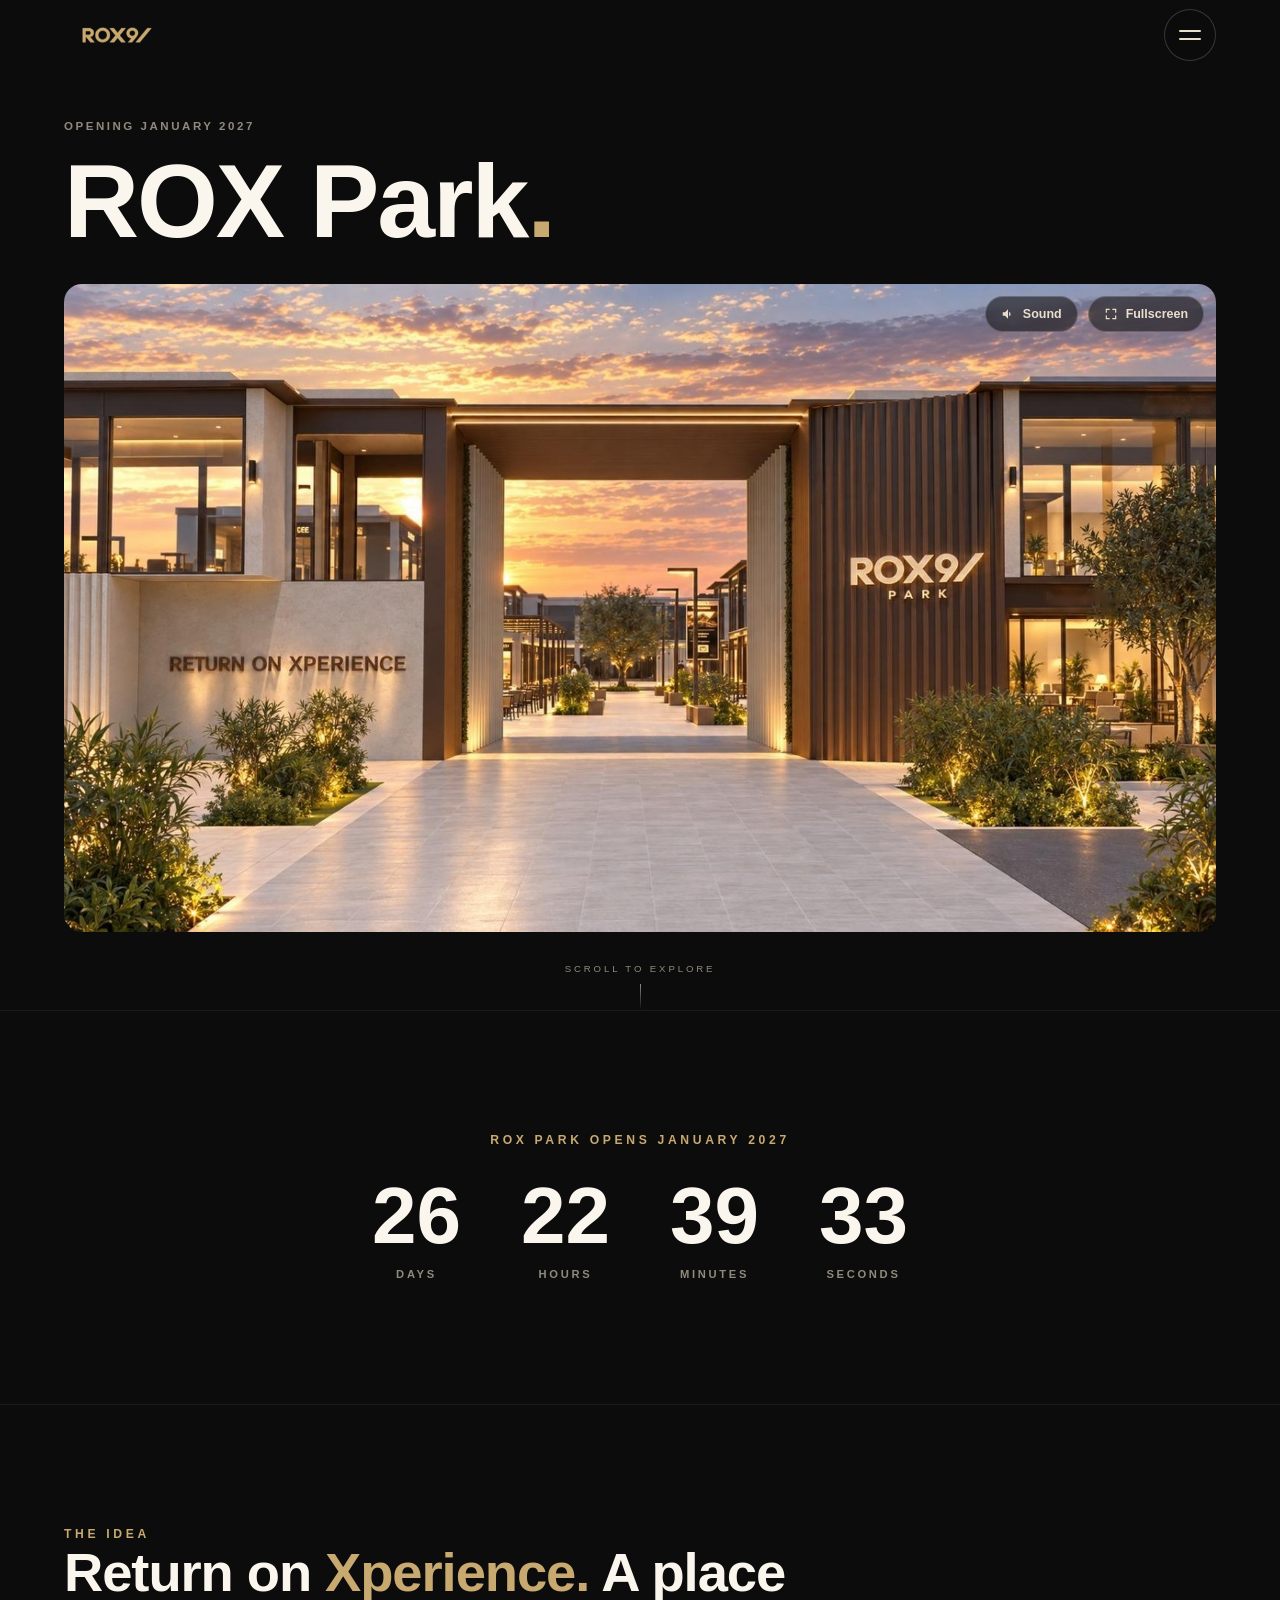
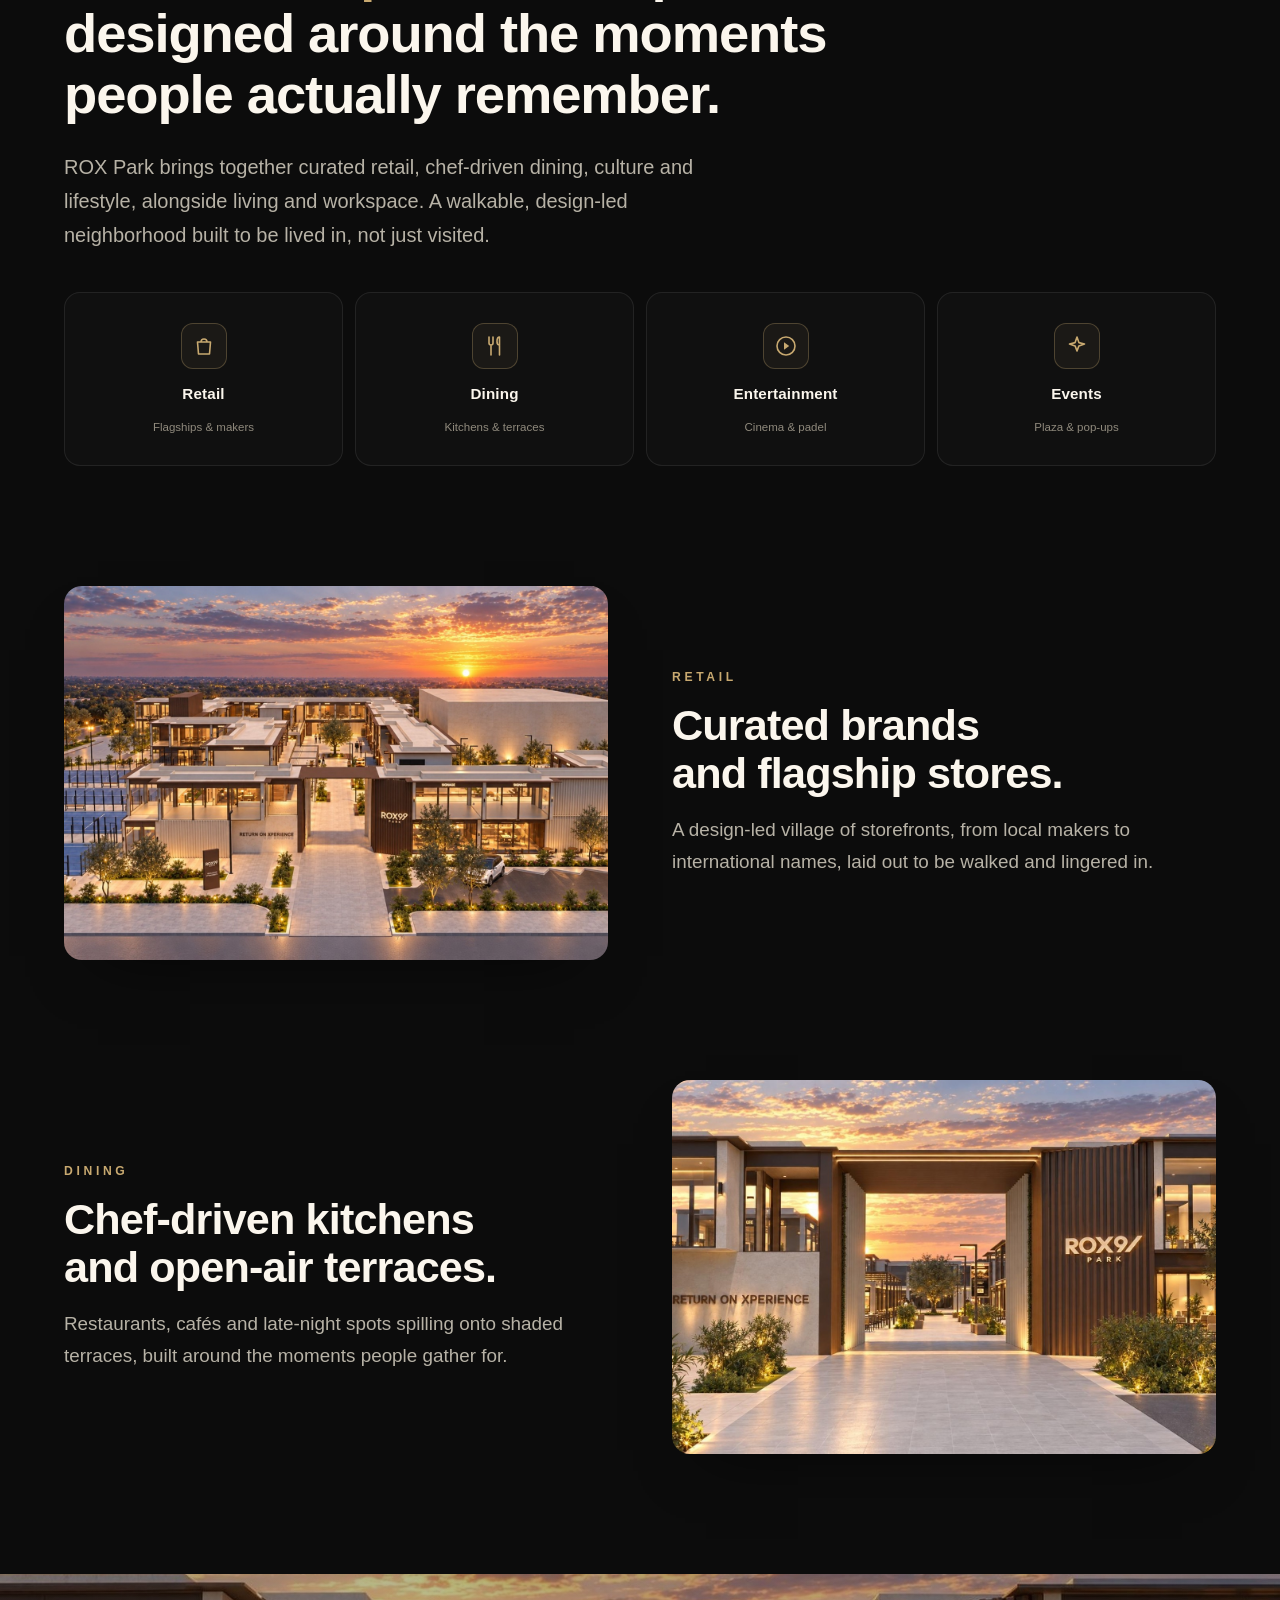
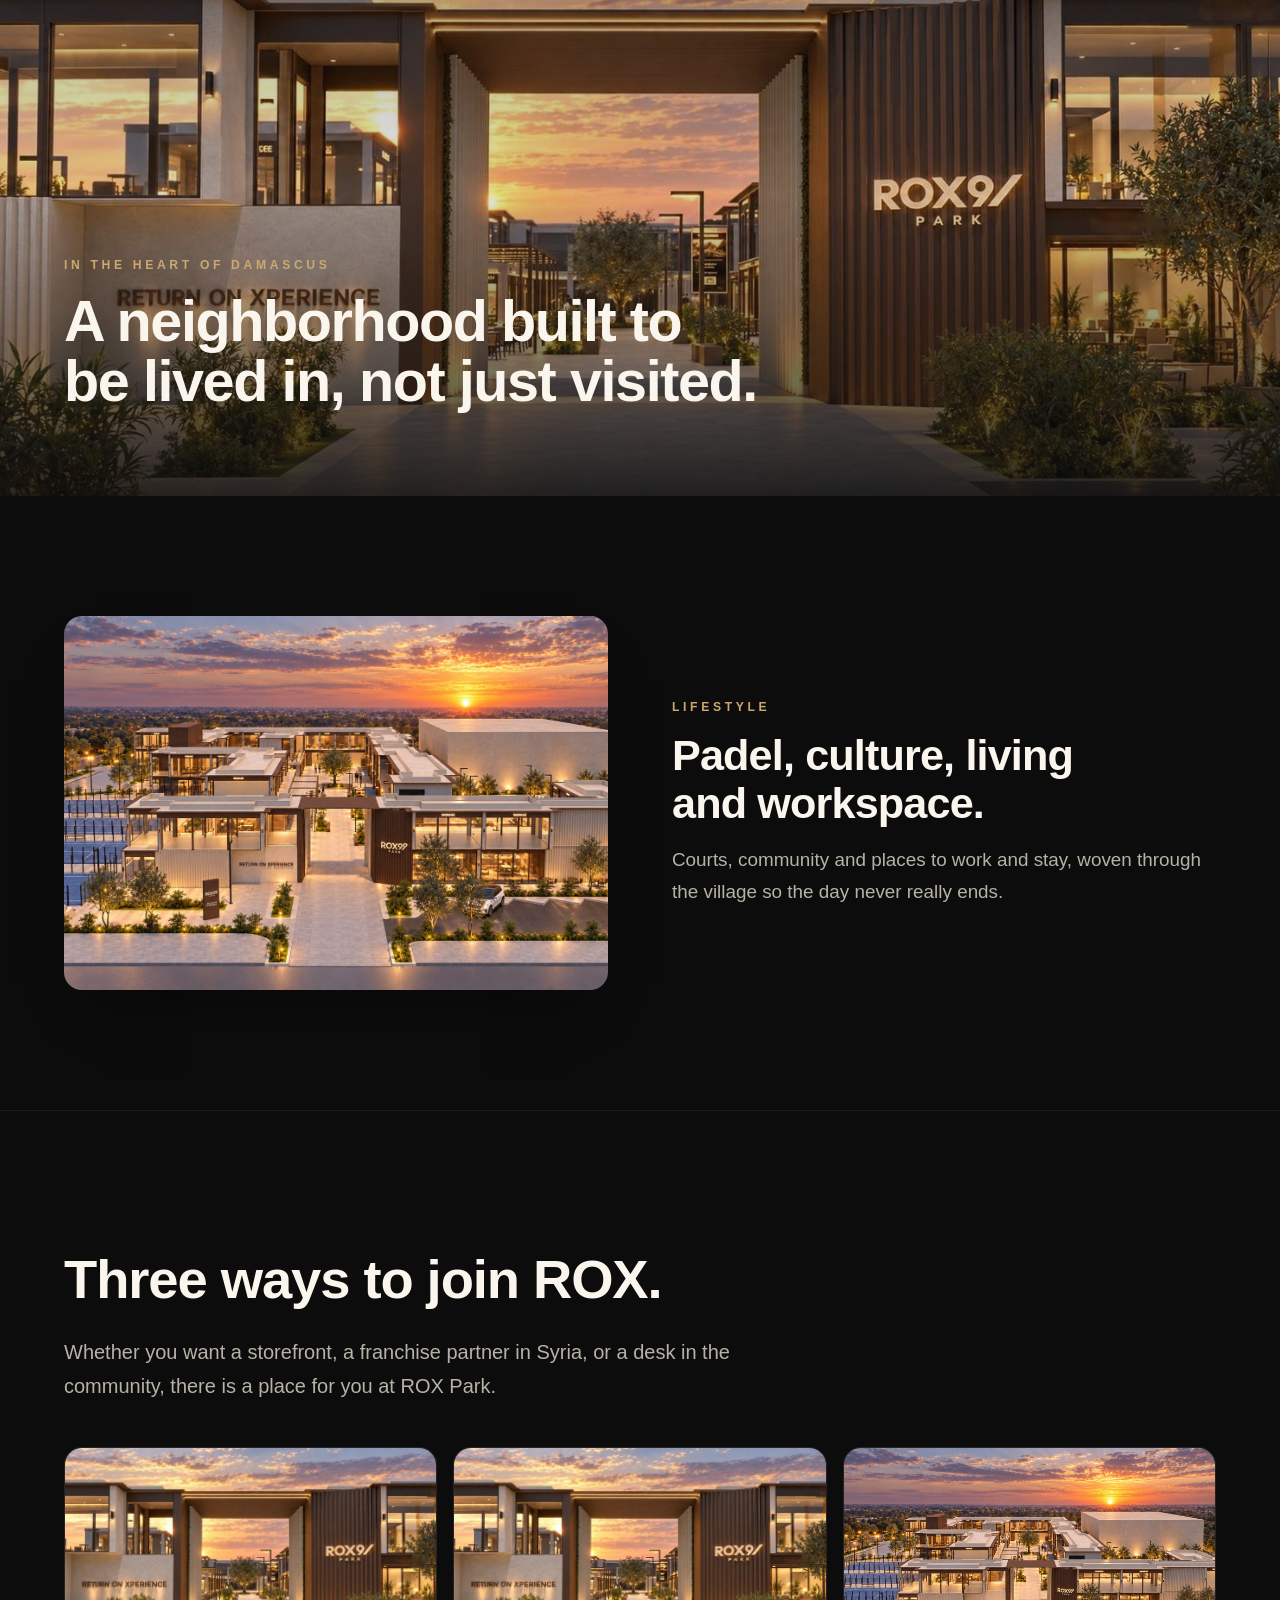
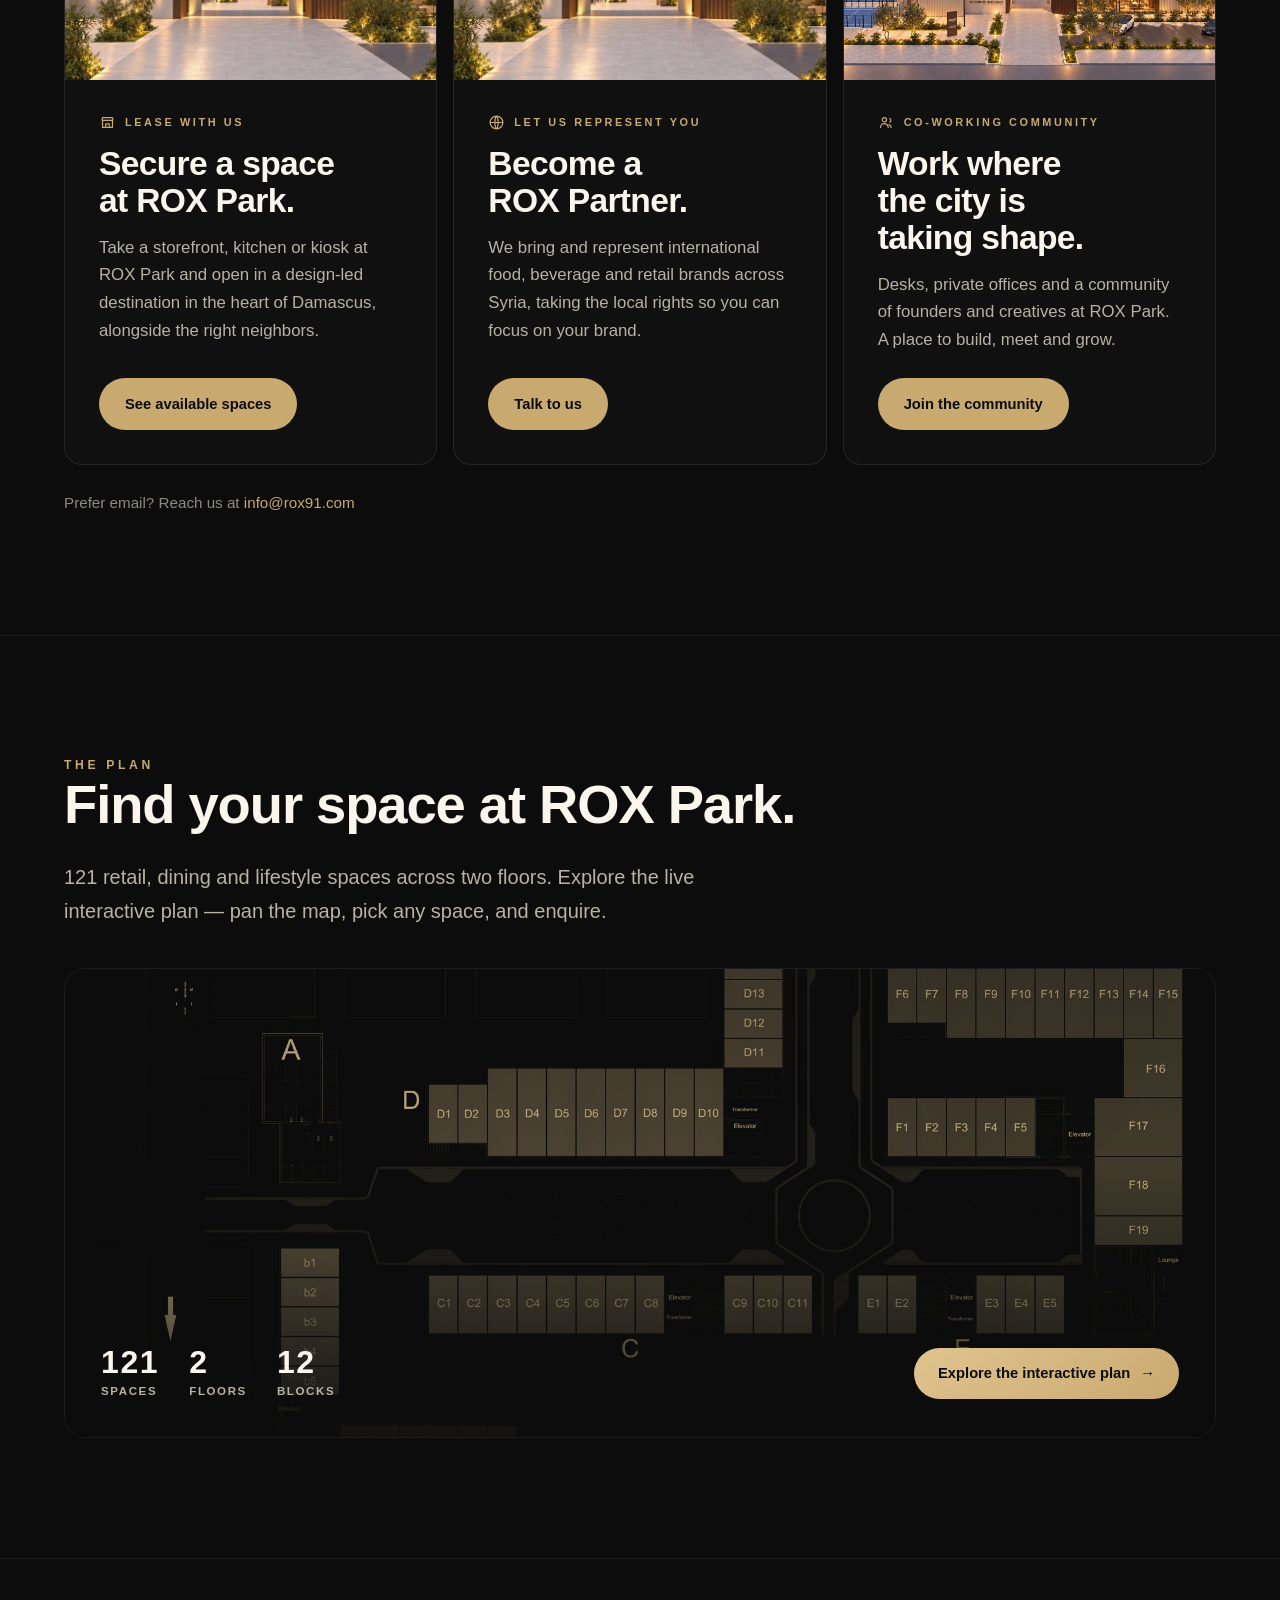
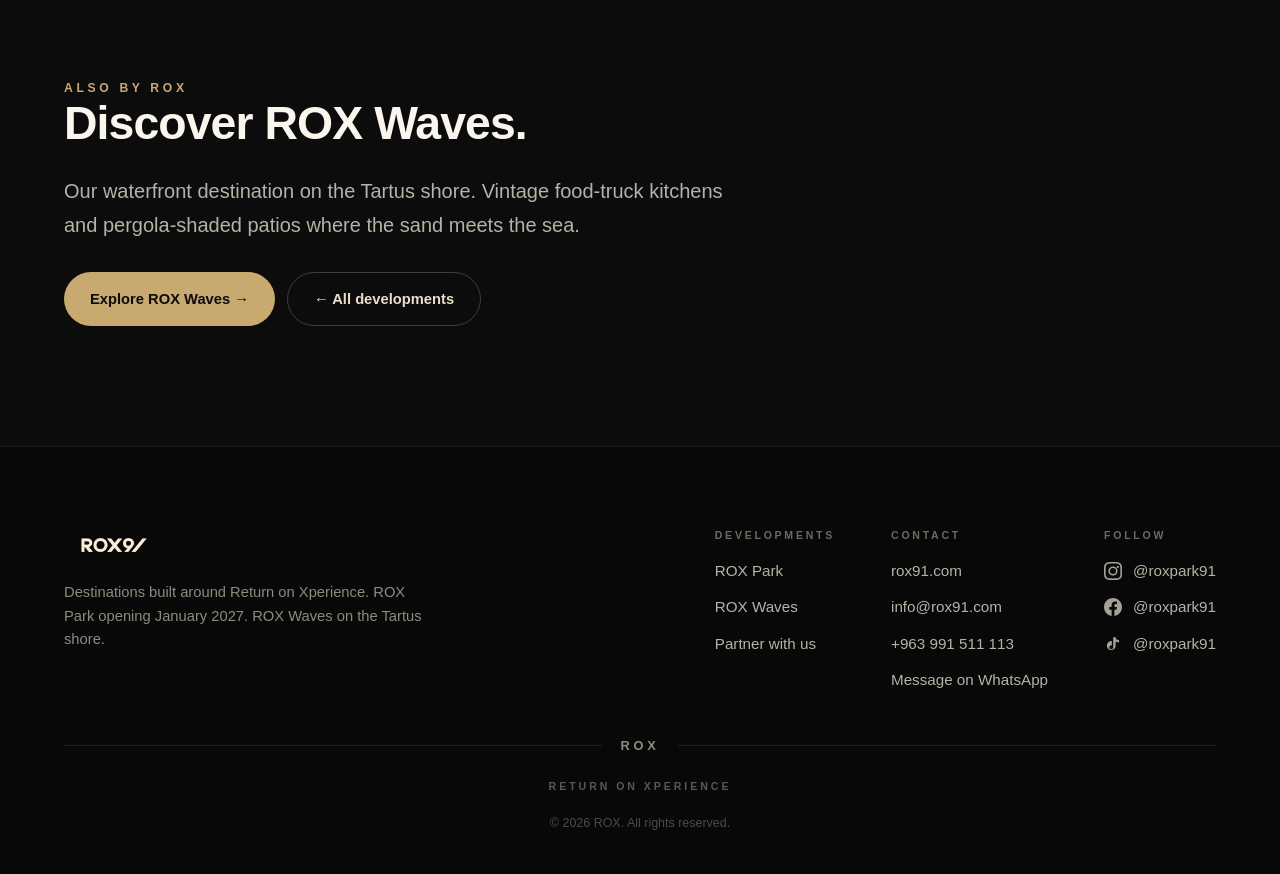
<file: rox-park/index.html>
<!DOCTYPE html><html lang="en"><head><meta charset="utf-8">
<title>ROX Park · Return on Xperience</title>
<link rel="canonical" href="https://rox91.com/park/">
<meta http-equiv="refresh" content="0; url=/park/">
<script>location.replace('/park/'+location.hash)</script>
</head><body style="background:#0C0C0C"></body></html>
</file>
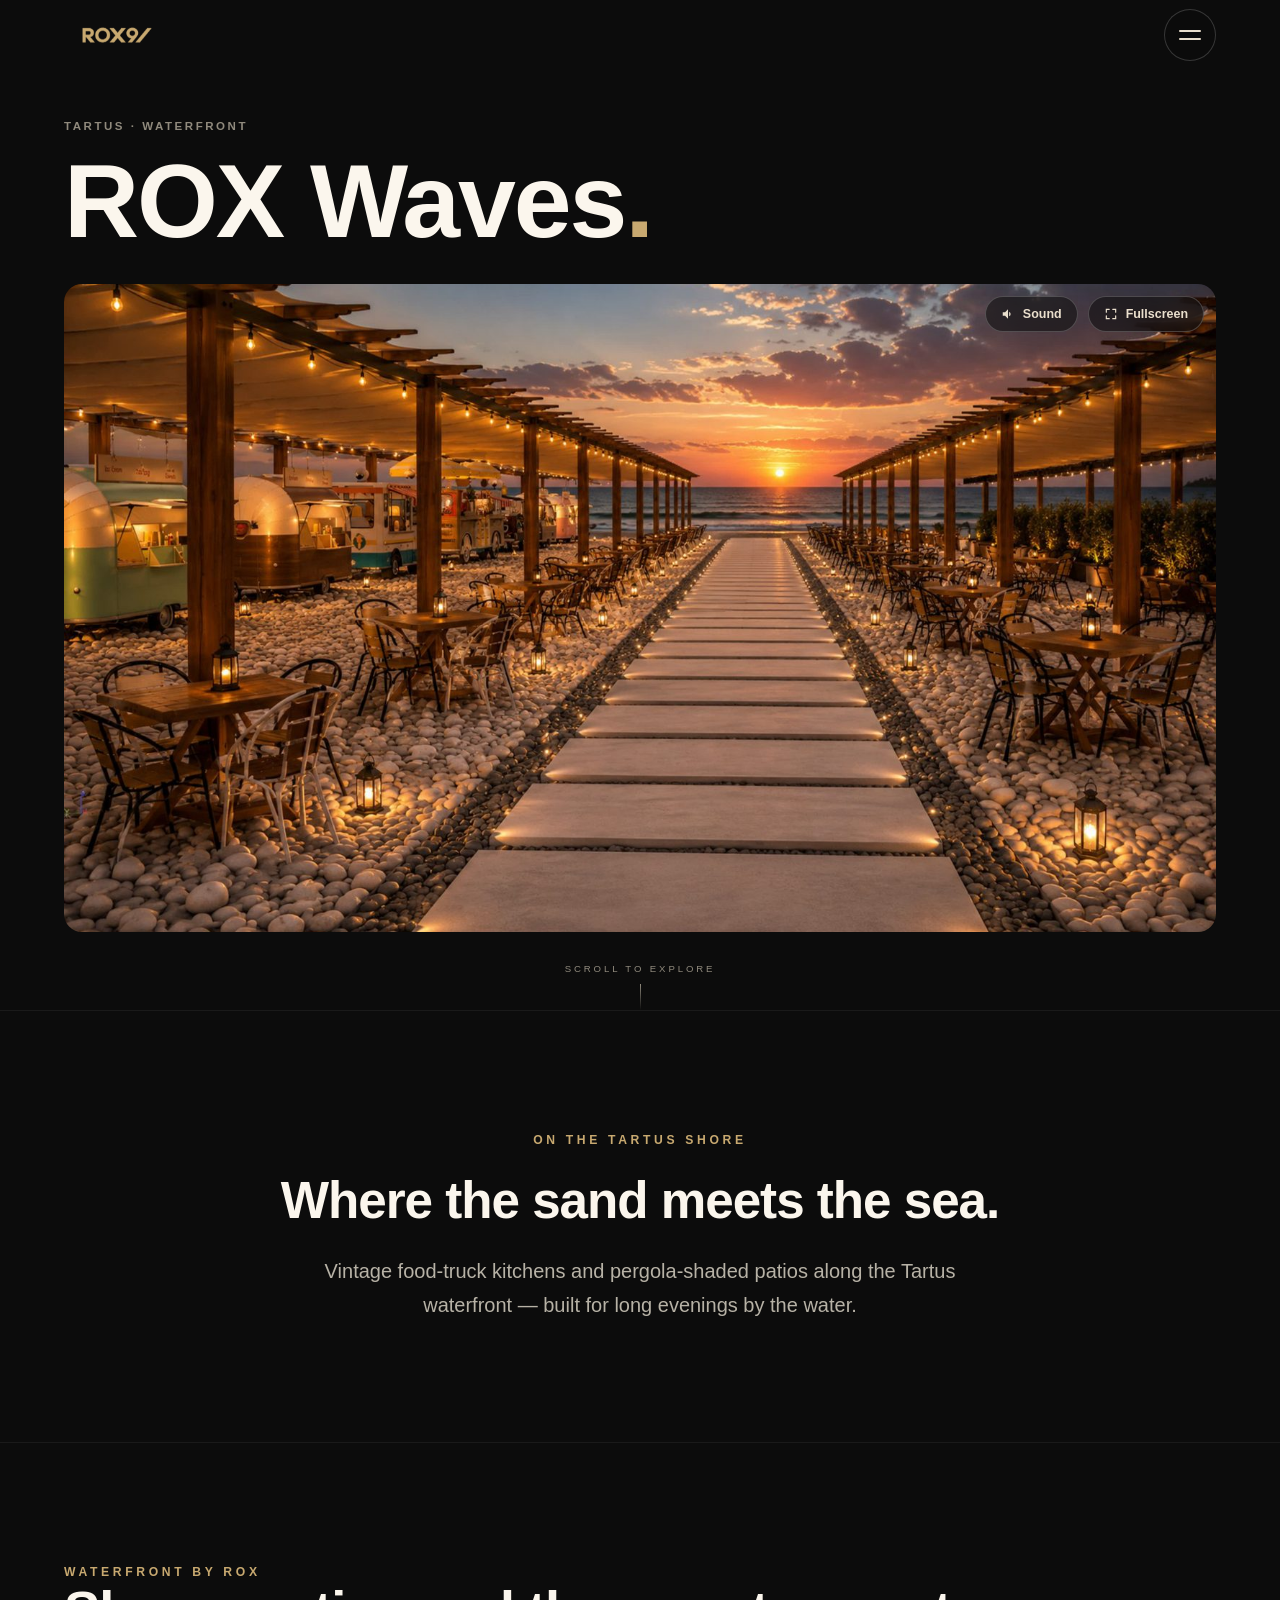
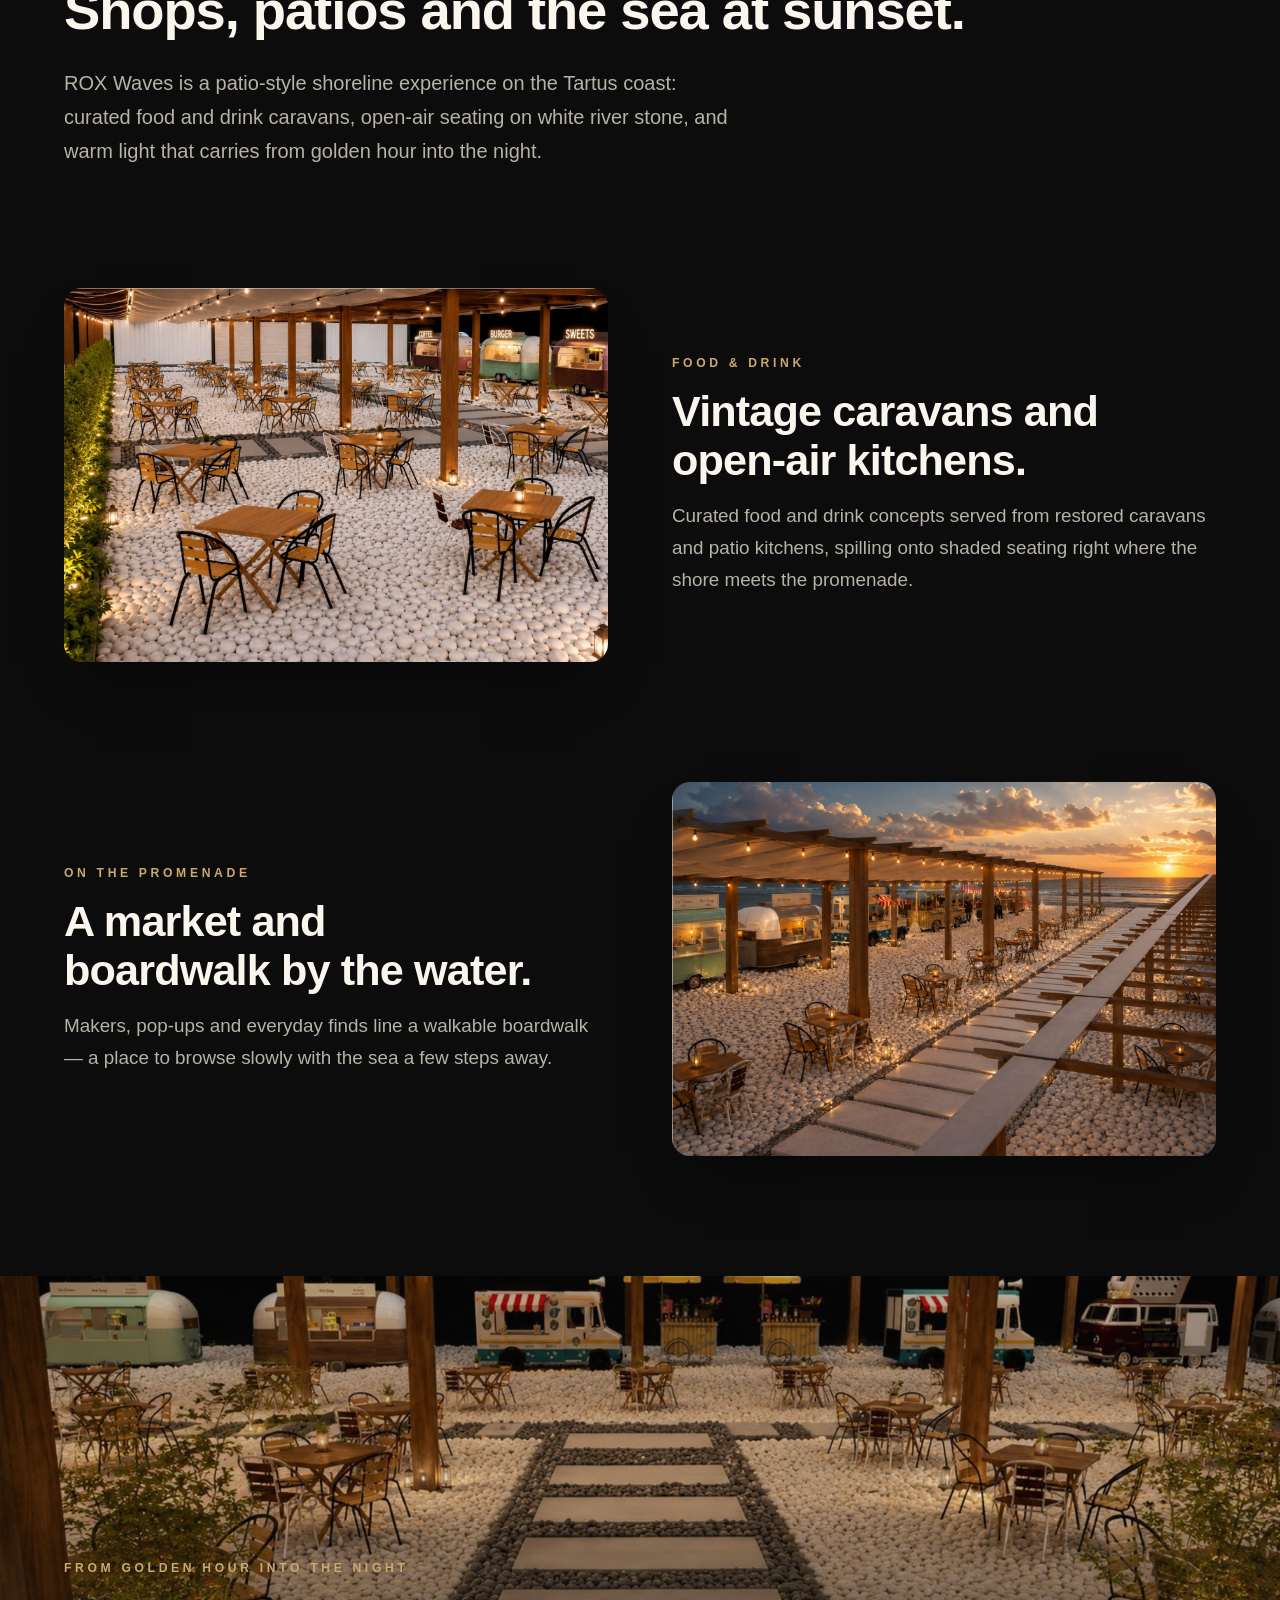
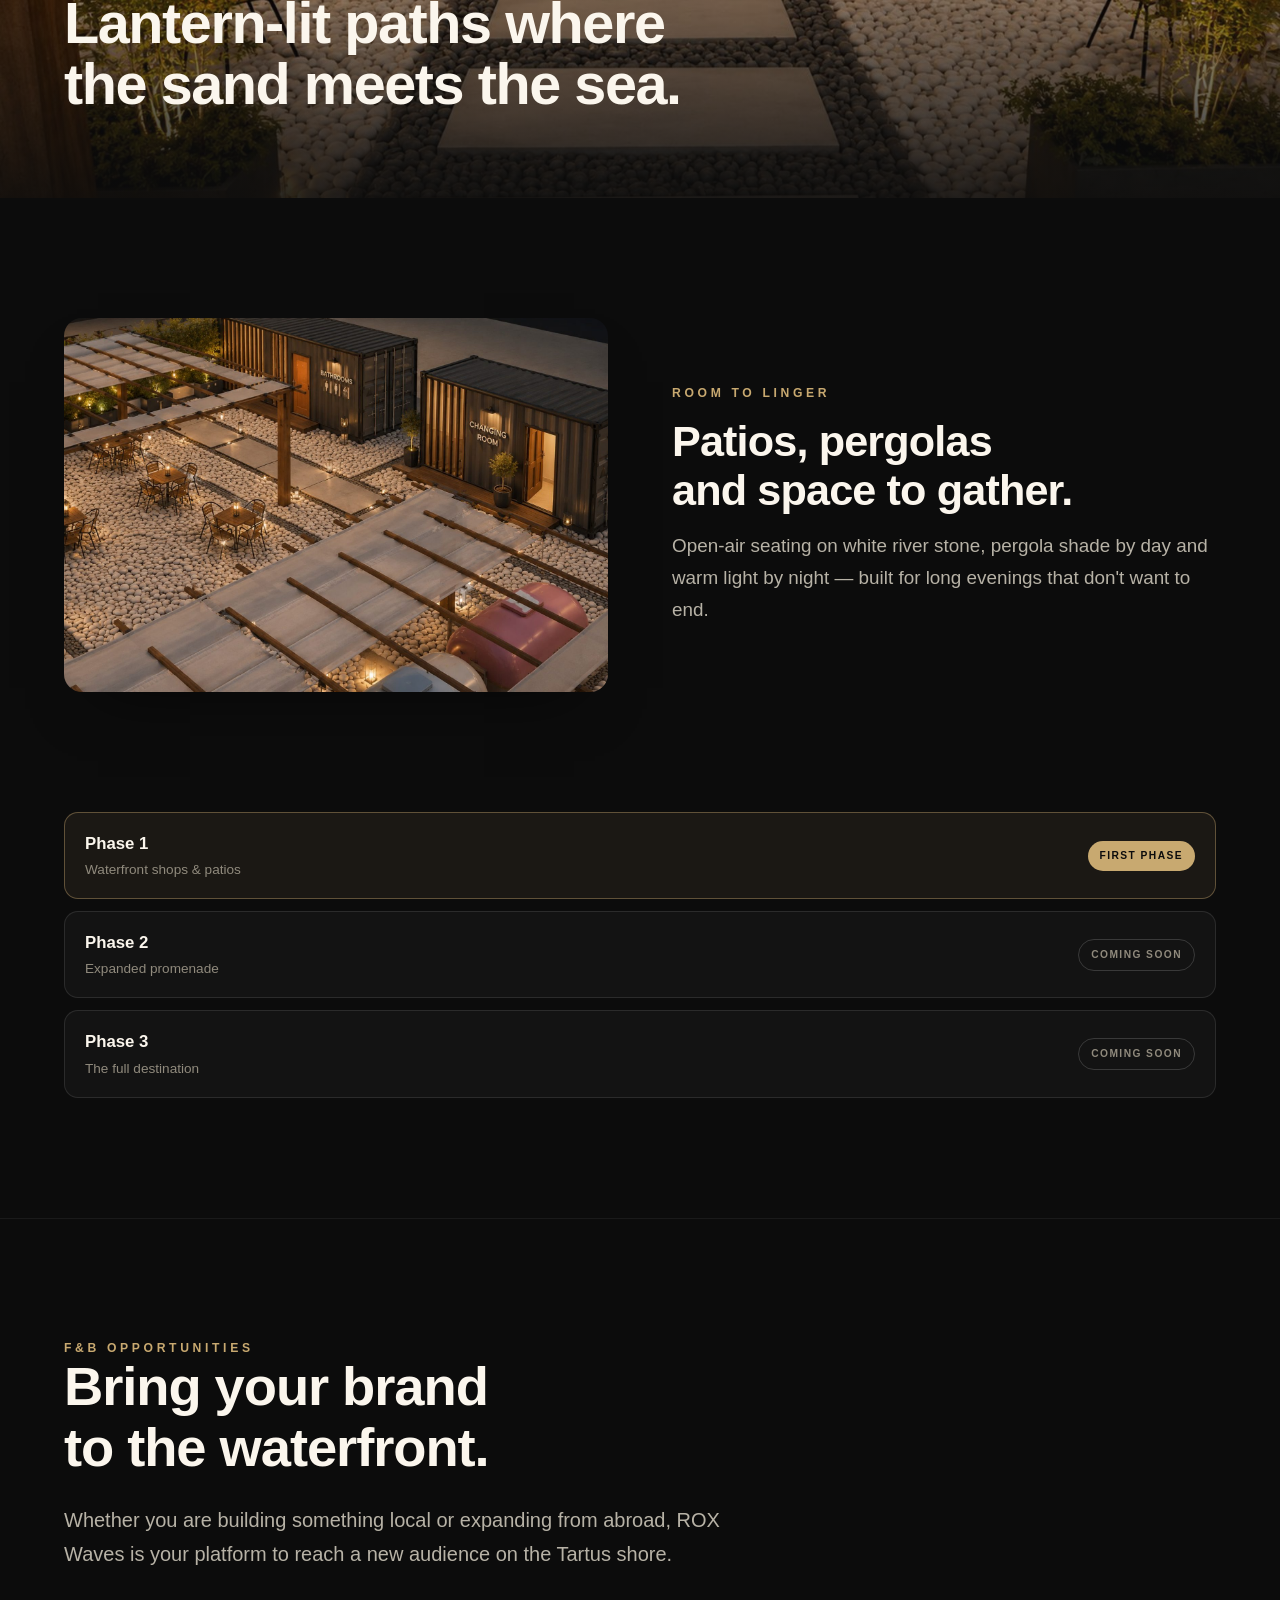
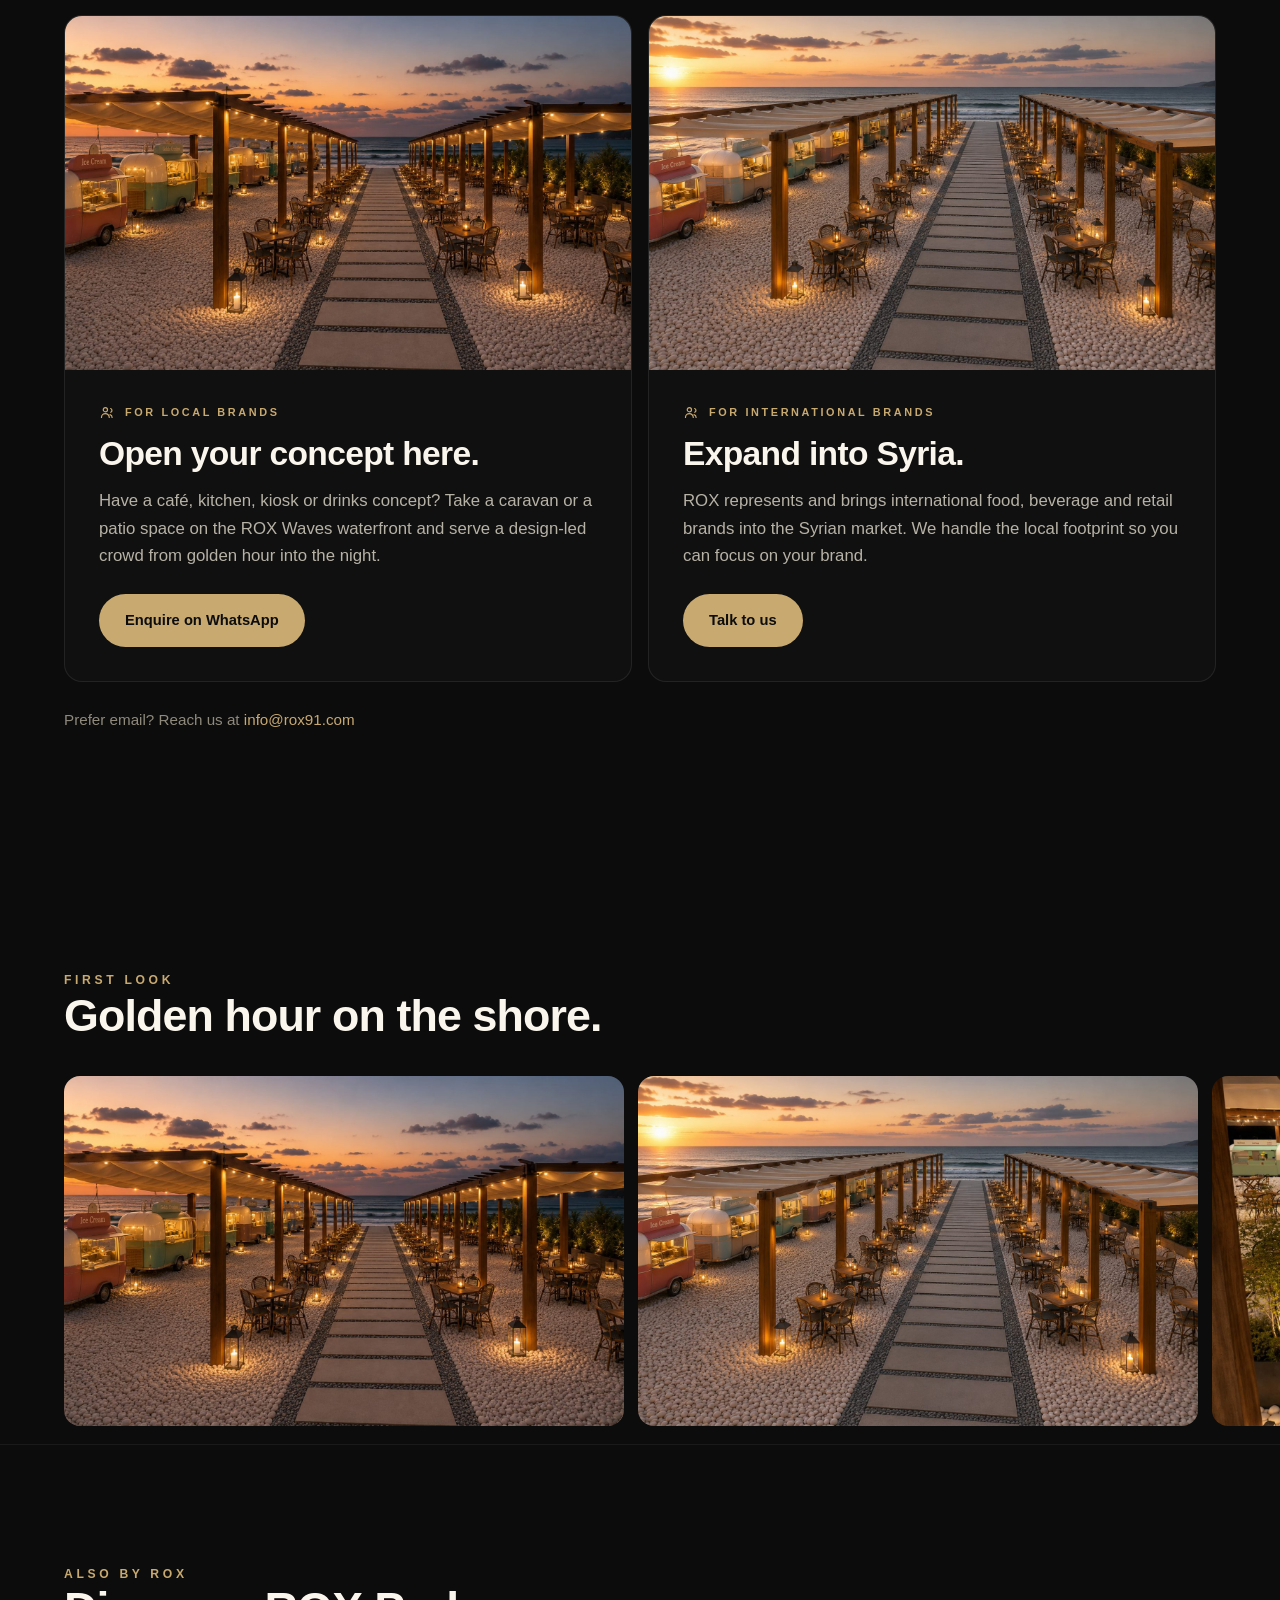
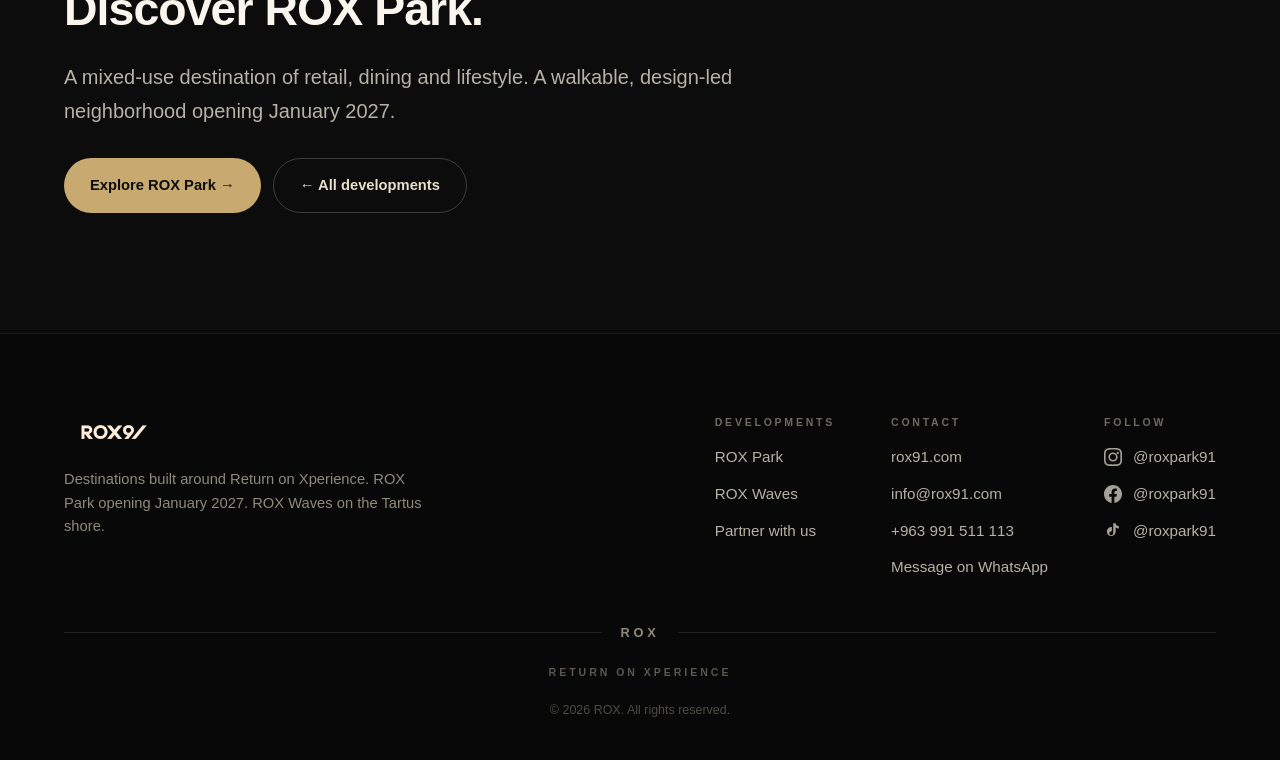
<file: waves/index.html>
<!DOCTYPE html>
<html lang="en">
<head>
<meta charset="utf-8">
<meta name="viewport" content="width=device-width, initial-scale=1, viewport-fit=cover">
<title>ROX Waves · Waterfront Dining in Tartus</title>
<meta name="description" content="ROX Waves is a waterfront destination on the Tartus shore. Vintage food-truck kitchens, pergola-shaded patios and lantern-lit paths where the sand meets the sea.">
<link rel="canonical" href="https://rox91.com/waves/">
<link rel="icon" type="image/png" sizes="32x32" href="/assets/favicon-32x32.png">
<link rel="icon" type="image/png" sizes="16x16" href="/assets/favicon-16x16.png">
<link rel="icon" href="/assets/favicon.ico" sizes="any">
<link rel="apple-touch-icon" sizes="180x180" href="/assets/apple-touch-icon.png">
<meta name="theme-color" content="#0C0C0C">
<meta property="og:type" content="website">
<meta property="og:site_name" content="ROX">
<meta property="og:title" content="ROX Waves · Waterfront by ROX · Tartus">
<meta property="og:description" content="A waterfront destination on the Tartus shore.">
<meta property="og:url" content="https://rox91.com/waves/">
<meta property="og:image" content="https://rox91.com/assets/waves-hero.jpg">
<meta name="twitter:card" content="summary_large_image">
<link rel="stylesheet" href="/assets/site.css">
<script type="application/ld+json">
{
  "@context": "https://schema.org",
  "@type": "ShoppingCenter",
  "name": "ROX Waves",
  "url": "https://rox91.com/waves/",
  "image": "https://rox91.com/assets/waves-hero.jpg",
  "description": "A waterfront destination on the Tartus shore — vintage food-truck kitchens, pergola-shaded patios and lantern-lit paths where the sand meets the sea.",
  "slogan": "Return on Xperience",
  "address": { "@type": "PostalAddress", "addressLocality": "Tartus", "addressCountry": "SY" },
  "telephone": "+963991511113",
  "parentOrganization": { "@type": "Organization", "name": "ROX", "url": "https://rox91.com/" }
}
</script>
</head>
<body>

<header class="hdr"><a href="/" aria-label="ROX home"><img class="hdr-logo" src="/assets/rox9-logo-gold.png" alt="ROX"></a></header>
<button class="menu-btn" aria-label="Open menu" aria-expanded="false"><span class="burger"><span></span><span></span></span></button>

<div class="menu">
  <nav>
    <a class="menu-link" href="/"><span class="num">01</span>Home</a>
    <div class="dev">
      <button class="menu-link dev-toggle" type="button" aria-expanded="false"><span class="num">02</span>Developments<span class="dev-chev"></span></button>
      <div class="dev-sub">
        <a class="sub-link" href="/park/">ROX Park</a>
        <a class="sub-link" href="/waves/">ROX Waves</a>
      </div>
    </div>
    <a class="menu-link" href="/park/leasing/"><span class="num">03</span>Leasing</a>
    <a class="menu-link" href="#partners"><span class="num">04</span>Partners</a>
    <a class="menu-link" href="#foot"><span class="num">05</span>Contact</a>
  </nav>
  <div class="menu-foot">
    <span class="eyebrow">Destinations across Syria</span>
    <div class="menu-soc">
      <a href="https://instagram.com/roxpark91" target="_blank" rel="noopener" aria-label="Instagram"><svg width="20" height="20" viewBox="0 0 24 24" fill="currentColor"><path d="M12 2.16c3.2 0 3.58.01 4.85.07 1.17.05 1.8.25 2.23.41.56.22.96.48 1.38.9.42.42.68.82.9 1.38.16.42.36 1.06.41 2.23.06 1.27.07 1.65.07 4.85s-.01 3.58-.07 4.85c-.05 1.17-.25 1.81-.41 2.23-.22.56-.48.96-.9 1.38-.42.42-.82.68-1.38.9-.42.16-1.06.36-2.23.41-1.27.06-1.65.07-4.85.07s-3.58-.01-4.85-.07c-1.17-.05-1.81-.25-2.23-.41a3.72 3.72 0 0 1-1.38-.9 3.72 3.72 0 0 1-.9-1.38c-.16-.42-.36-1.06-.41-2.23-.06-1.27-.07-1.65-.07-4.85s.01-3.58.07-4.85c.05-1.17.25-1.81.41-2.23.22-.56.48-.96.9-1.38.42-.42.82-.68 1.38-.9.42-.16 1.06-.36 2.23-.41C8.42 2.17 8.8 2.16 12 2.16M12 0C8.74 0 8.33.01 7.05.07c-1.27.06-2.15.26-2.91.56-.79.31-1.46.72-2.12 1.38C1.36 2.67.95 3.34.63 4.14c-.3.76-.5 1.64-.56 2.91C.01 8.33 0 8.74 0 12s.01 3.67.07 4.95c.06 1.27.26 2.15.56 2.91.31.8.72 1.47 1.38 2.13.66.66 1.33 1.07 2.12 1.38.76.3 1.64.5 2.91.56C8.33 23.99 8.74 24 12 24s3.67-.01 4.95-.07c1.27-.06 2.15-.26 2.91-.56.8-.31 1.47-.72 2.13-1.38.66-.66 1.07-1.33 1.38-2.13.3-.76.5-1.64.56-2.91.06-1.28.07-1.69.07-4.95s-.01-3.67-.07-4.95c-.06-1.27-.26-2.15-.56-2.91a5.9 5.9 0 0 0-1.38-2.12A5.9 5.9 0 0 0 19.86.63c-.76-.3-1.64-.5-2.91-.56C15.67.01 15.26 0 12 0m0 5.84A6.16 6.16 0 1 0 18.16 12 6.16 6.16 0 0 0 12 5.84M12 16a4 4 0 1 1 4-4 4 4 0 0 1-4 4m6.41-10.85a1.44 1.44 0 1 0 1.44 1.44 1.44 1.44 0 0 0-1.44-1.44"/></svg></a>
      <a href="https://facebook.com/roxpark91" target="_blank" rel="noopener" aria-label="Facebook"><svg width="20" height="20" viewBox="0 0 24 24" fill="currentColor"><path d="M24 12.07C24 5.4 18.63 0 12 0S0 5.4 0 12.07C0 18.1 4.39 23.1 10.13 24v-8.44H7.08v-3.49h3.05V9.41c0-3.02 1.79-4.69 4.53-4.69 1.31 0 2.68.24 2.68.24v2.97h-1.51c-1.49 0-1.96.93-1.96 1.89v2.25h3.33l-.53 3.49h-2.8V24C19.61 23.1 24 18.1 24 12.07"/></svg></a>
      <a href="https://tiktok.com/@roxpark91" target="_blank" rel="noopener" aria-label="TikTok"><svg width="20" height="20" viewBox="0 0 24 24" fill="currentColor"><path d="M16.6 5.82a4.28 4.28 0 0 1-1.05-2.82h-3.3v13.4a2.59 2.59 0 0 1-2.58 2.5 2.59 2.59 0 0 1-2.6-2.58 2.59 2.59 0 0 1 3.4-2.46V8.1a5.94 5.94 0 0 0-6.7 5.88A5.9 5.9 0 0 0 9.66 20a5.9 5.9 0 0 0 5.9-5.9V8.68a7.5 7.5 0 0 0 4.4 1.4V6.8a4.28 4.28 0 0 1-3.36-.98"/></svg></a>
    </div>
  </div>
</div>

<main>
  <!-- VIDEO HERO -->
  <section class="vhero">
    <div class="vhero-inner">
      <div class="vhead" data-reveal><span class="loc">Tartus · Waterfront</span></div>
      <h1 class="vtitle" data-reveal data-d="100">ROX Waves<span class="dot">.</span></h1>
      <div class="vstage" data-reveal data-d="200">
        <video playsinline muted loop preload="metadata" poster="/assets/waves-poster.jpg">
          <source src="https://s3.us-central-1.wasabisys.com/tt.mayerex.com/zohayr/waves.mp4" type="video/mp4">
        </video>
        <div class="vplay"><span class="ic"><svg width="26" height="26" viewBox="0 0 24 24" fill="currentColor"><path d="M8 5v14l11-7z"/></svg></span></div>
        <div class="vctrls">
          <button class="vbtn" data-sound data-on="0" aria-label="Toggle sound"><svg width="14" height="14" viewBox="0 0 24 24" fill="currentColor"><path d="M3 9v6h4l5 5V4L7 9H3zm13.5 3a4.5 4.5 0 0 0-2.5-4v8a4.5 4.5 0 0 0 2.5-4z"/></svg><span class="slabel">Sound</span></button>
          <button class="vbtn" data-full aria-label="Fullscreen"><svg width="14" height="14" viewBox="0 0 24 24" fill="none" stroke="currentColor" stroke-width="2" stroke-linecap="round"><path d="M4 9V4h5M20 9V4h-5M4 15v5h5M20 15v5h-5"/></svg>Fullscreen</button>
        </div>
      </div>
      <div class="vcue"><span>Scroll to explore</span><span class="line"></span></div>
    </div>
  </section>

  <!-- INTRO -->
  <section class="sec">
    <div class="wrap" style="text-align:center">
      <div class="eyebrow" data-reveal style="margin-bottom:22px">On the Tartus shore</div>
      <h2 data-reveal data-d="110" style="max-width:760px;margin:0 auto;font-weight:700;font-size:clamp(1.8rem,5.4vw,3.2rem)">Where the sand meets the sea.</h2>
      <p class="lead" data-reveal data-d="200" style="margin-left:auto;margin-right:auto">Vintage food-truck kitchens and pergola-shaded patios along the Tartus waterfront — built for long evenings by the water.</p>
    </div>
  </section>

  <!-- STORY -->
  <section class="sec">
    <div class="wrap">
      <div class="eyebrow" data-reveal>Waterfront by ROX</div>
      <h2 data-reveal data-d="110">Shops, patios and the sea at sunset.</h2>
      <p class="lead" data-reveal data-d="220">ROX Waves is a patio-style shoreline experience on the Tartus coast: curated food and drink caravans, open-air seating on white river stone, and warm light that carries from golden hour into the night.</p>
    </div>
  </section>

  <!-- FEATURE: Caravans -->
  <section class="sec" style="border-top:none;padding-top:0">
    <div class="wrap feat">
      <div class="feat-img" data-reveal style="background-image:url(/assets/waves-trucks.jpg)"></div>
      <div class="feat-copy" data-reveal data-d="120">
        <div class="eyebrow">Food &amp; drink</div>
        <h3>Vintage caravans and open-air kitchens.</h3>
        <p>Curated food and drink concepts served from restored caravans and patio kitchens, spilling onto shaded seating right where the shore meets the promenade.</p>
      </div>
    </div>
  </section>

  <!-- FEATURE: Market -->
  <section class="sec" style="border-top:none;padding-top:0">
    <div class="wrap feat rev">
      <div class="feat-img" data-reveal style="background-image:url(/assets/waves-market.jpg)"></div>
      <div class="feat-copy" data-reveal data-d="120">
        <div class="eyebrow">On the promenade</div>
        <h3>A market and boardwalk by the water.</h3>
        <p>Makers, pop-ups and everyday finds line a walkable boardwalk — a place to browse slowly with the sea a few steps away.</p>
      </div>
    </div>
  </section>

  <!-- BAND -->
  <section class="band" style="background-image:url(/assets/waves-night.jpg)">
    <div class="band-inner" data-reveal>
      <div class="eyebrow">From golden hour into the night</div>
      <h2>Lantern-lit paths where the sand meets the sea.</h2>
    </div>
  </section>

  <!-- FEATURE: Amenities -->
  <section class="sec" style="border-top:none">
    <div class="wrap feat">
      <div class="feat-img" data-reveal style="background-image:url(/assets/waves-amenities.jpg)"></div>
      <div class="feat-copy" data-reveal data-d="120">
        <div class="eyebrow">Room to linger</div>
        <h3>Patios, pergolas and space to gather.</h3>
        <p>Open-air seating on white river stone, pergola shade by day and warm light by night — built for long evenings that don't want to end.</p>
      </div>
    </div>
  </section>

  <!-- PHASES -->
  <section class="sec" style="border-top:none;padding-top:0">
    <div class="wrap phases">
      <div class="phase live" data-reveal>
        <div><div class="pt">Phase 1</div><div class="pd">Waterfront shops &amp; patios</div></div>
        <span class="badge on">First phase</span>
      </div>
      <div class="phase" data-reveal>
        <div><div class="pt">Phase 2</div><div class="pd">Expanded promenade</div></div>
        <span class="badge soon">Coming soon</span>
      </div>
      <div class="phase" data-reveal>
        <div><div class="pt">Phase 3</div><div class="pd">The full destination</div></div>
        <span class="badge soon">Coming soon</span>
      </div>
    </div>
  </section>

  <!-- F&B OPPORTUNITIES -->
  <section id="partners" class="sec" style="scroll-margin-top:70px">
    <div class="wrap">
      <div class="eyebrow" data-reveal>F&amp;B Opportunities</div>
      <h2 data-reveal data-d="110" style="max-width:820px">Bring your brand to the waterfront.</h2>
      <p class="lead" data-reveal data-d="200">Whether you are building something local or expanding from abroad, ROX Waves is your platform to reach a new audience on the Tartus shore.</p>
      <div class="opps">
        <div class="opp" data-reveal>
        <div class="opp-img" style="background-image:url(/assets/waves-sunset.jpg)"></div>
        <div class="opp-body">
          <div class="tag">For local brands</div>
          <h3>Open your concept here.</h3>
          <p>Have a café, kitchen, kiosk or drinks concept? Take a caravan or a patio space on the ROX Waves waterfront and serve a design-led crowd from golden hour into the night.</p>
          <div class="cta-row"><a class="btn-gold" href="https://wa.me/963991511113?text=Hi%20ROX%2C%20I%27d%20like%20to%20open%20my%20F%26B%20concept%20at%20ROX%20Waves%20in%20Tartus." target="_blank" rel="noopener">Enquire on WhatsApp</a></div>
        </div>
        </div>
        <div class="opp" data-reveal>
        <div class="opp-img" style="background-image:url(/assets/waves-boardwalk.jpg)"></div>
        <div class="opp-body">
          <div class="tag">For international brands</div>
          <h3>Expand into Syria.</h3>
          <p>ROX represents and brings international food, beverage and retail brands into the Syrian market. We handle the local footprint so you can focus on your brand.</p>
          <div class="cta-row"><a class="btn-gold" href="https://wa.me/963991511113?text=Hi%20ROX%2C%20I%20represent%20an%20international%20brand%20and%20I%27d%20like%20to%20expand%20into%20Syria%20with%20you." target="_blank" rel="noopener">Talk to us</a></div>
        </div>
        </div>
      </div>
      <div data-reveal data-d="200" style="margin-top:26px;color:var(--muted2);font-size:.95rem">Prefer email? Reach us at <a href="mailto:info@rox91.com?cc=amir@rox91.com,osama@rox91.com">info@rox91.com</a></div>
    </div>
  </section>

  <!-- GALLERY -->
  <section class="sec" style="border-top:none;padding-bottom:0">
    <div class="wrap" style="margin-bottom:30px">
      <div class="eyebrow" data-reveal>First look</div>
      <h2 data-reveal data-d="110" style="font-size:clamp(1.6rem,4.6vw,2.8rem)">Golden hour on the shore.</h2>
    </div>
  </section>
  <div class="gal">
    <div class="g" style="background-image:url(/assets/waves-sunset.jpg)"></div>
    <div class="g" style="background-image:url(/assets/waves-boardwalk.jpg)"></div>
    <div class="g" style="background-image:url(/assets/waves-night.jpg)"></div>
  </div>

  <!-- SWITCH -->
  <section class="sec">
    <div class="wrap">
      <div class="eyebrow" data-reveal>Also by ROX</div>
      <h2 data-reveal data-d="110" style="font-size:clamp(1.7rem,4.6vw,2.9rem)">Discover ROX Park.</h2>
      <p class="lead" data-reveal data-d="220">A mixed-use destination of retail, dining and lifestyle. A walkable, design-led neighborhood opening January 2027.</p>
      <div class="switch" data-reveal data-d="330">
        <a class="btn-gold" href="/park/">Explore ROX Park &#8594;</a>
        <a class="btn-ghost" href="/">&#8592; All developments</a>
      </div>
    </div>
  </section>
</main>

<footer id="foot" class="foot">
  <div class="wrap">
    <div class="foot-top">
      <div class="foot-brand">
        <img src="/assets/rox9-logo-white.png" alt="ROX">
        <p>Destinations built around Return on Xperience. ROX Park opening January 2027. ROX Waves on the Tartus shore.</p>
      </div>
      <div class="foot-cols">
        <div class="foot-col"><h4>Developments</h4><div class="links">
          <a href="/park/">ROX Park</a>
          <a href="/waves/">ROX Waves</a>
          <a href="#partners">Partner with us</a>
        </div></div>
        <div class="foot-col"><h4>Contact</h4><div class="links">
          <a href="https://rox91.com">rox91.com</a>
          <a href="mailto:info@rox91.com?cc=amir@rox91.com,osama@rox91.com">info@rox91.com</a>
          <a href="tel:+963991511113">+963 991 511 113</a>
          <a href="https://wa.me/963991511113?text=Hi%20ROX%2C%20I%27m%20interested%20in%20an%20F%26B%20partnership%20and%20bringing%20my%20brand%20to%20your%20destinations%20in%20Syria." target="_blank" rel="noopener">Message on WhatsApp</a>
        </div></div>
        <div class="foot-col"><h4>Follow</h4><div class="links">
          <a class="soc" href="https://instagram.com/roxpark91" target="_blank" rel="noopener"><svg width="18" height="18" viewBox="0 0 24 24" fill="currentColor"><path d="M12 2.16c3.2 0 3.58.01 4.85.07 1.17.05 1.8.25 2.23.41.56.22.96.48 1.38.9.42.42.68.82.9 1.38.16.42.36 1.06.41 2.23.06 1.27.07 1.65.07 4.85s-.01 3.58-.07 4.85c-.05 1.17-.25 1.81-.41 2.23-.22.56-.48.96-.9 1.38-.42.42-.82.68-1.38.9-.42.16-1.06.36-2.23.41-1.27.06-1.65.07-4.85.07s-3.58-.01-4.85-.07c-1.17-.05-1.81-.25-2.23-.41a3.72 3.72 0 0 1-1.38-.9 3.72 3.72 0 0 1-.9-1.38c-.16-.42-.36-1.06-.41-2.23-.06-1.27-.07-1.65-.07-4.85s.01-3.58.07-4.85c.05-1.17.25-1.81.41-2.23.22-.56.48-.96.9-1.38.42-.42.82-.68 1.38-.9.42-.16 1.06-.36 2.23-.41C8.42 2.17 8.8 2.16 12 2.16M12 0C8.74 0 8.33.01 7.05.07c-1.27.06-2.15.26-2.91.56-.79.31-1.46.72-2.12 1.38C1.36 2.67.95 3.34.63 4.14c-.3.76-.5 1.64-.56 2.91C.01 8.33 0 8.74 0 12s.01 3.67.07 4.95c.06 1.27.26 2.15.56 2.91.31.8.72 1.47 1.38 2.13.66.66 1.33 1.07 2.12 1.38.76.3 1.64.5 2.91.56C8.33 23.99 8.74 24 12 24s3.67-.01 4.95-.07c1.27-.06 2.15-.26 2.91-.56.8-.31 1.47-.72 2.13-1.38.66-.66 1.07-1.33 1.38-2.13.3-.76.5-1.64.56-2.91.06-1.28.07-1.69.07-4.95s-.01-3.67-.07-4.95c-.06-1.27-.26-2.15-.56-2.91a5.9 5.9 0 0 0-1.38-2.12A5.9 5.9 0 0 0 19.86.63c-.76-.3-1.64-.5-2.91-.56C15.67.01 15.26 0 12 0m0 5.84A6.16 6.16 0 1 0 18.16 12 6.16 6.16 0 0 0 12 5.84M12 16a4 4 0 1 1 4-4 4 4 0 0 1-4 4m6.41-10.85a1.44 1.44 0 1 0 1.44 1.44 1.44 1.44 0 0 0-1.44-1.44"/></svg>@roxpark91</a>
          <a class="soc" href="https://facebook.com/roxpark91" target="_blank" rel="noopener"><svg width="18" height="18" viewBox="0 0 24 24" fill="currentColor"><path d="M24 12.07C24 5.4 18.63 0 12 0S0 5.4 0 12.07C0 18.1 4.39 23.1 10.13 24v-8.44H7.08v-3.49h3.05V9.41c0-3.02 1.79-4.69 4.53-4.69 1.31 0 2.68.24 2.68.24v2.97h-1.51c-1.49 0-1.96.93-1.96 1.89v2.25h3.33l-.53 3.49h-2.8V24C19.61 23.1 24 18.1 24 12.07"/></svg>@roxpark91</a>
          <a class="soc" href="https://tiktok.com/@roxpark91" target="_blank" rel="noopener"><svg width="18" height="18" viewBox="0 0 24 24" fill="currentColor"><path d="M16.6 5.82a4.28 4.28 0 0 1-1.05-2.82h-3.3v13.4a2.59 2.59 0 0 1-2.58 2.5 2.59 2.59 0 0 1-2.6-2.58 2.59 2.59 0 0 1 3.4-2.46V8.1a5.94 5.94 0 0 0-6.7 5.88A5.9 5.9 0 0 0 9.66 20a5.9 5.9 0 0 0 5.9-5.9V8.68a7.5 7.5 0 0 0 4.4 1.4V6.8a4.28 4.28 0 0 1-3.36-.98"/></svg>@roxpark91</a>
        </div></div>
      </div>
    </div>
    <div class="foot-div"><span class="line"></span><span class="mark">ROX</span><span class="line"></span></div>
    <div class="foot-tag">Return on Xperience</div>
    <div class="foot-copy">© 2026 ROX. All rights reserved.</div>
  </div>
</footer>

<a class="fab" href="https://wa.me/963991511113?text=Hi%20ROX%2C%20I%27m%20interested%20in%20an%20F%26B%20partnership%20and%20bringing%20my%20brand%20to%20your%20destinations%20in%20Syria." target="_blank" rel="noopener" aria-label="Partner with us on WhatsApp">
  <svg width="20" height="20" viewBox="0 0 24 24" fill="currentColor" aria-hidden="true"><path d="M17.5 14.38c-.3-.15-1.77-.87-2.04-.97-.27-.1-.47-.15-.67.15-.2.3-.77.96-.94 1.16-.17.2-.35.22-.64.08-.3-.15-1.26-.47-2.4-1.48-.89-.79-1.49-1.77-1.66-2.07-.17-.3-.02-.46.13-.61.14-.13.3-.35.44-.52.15-.17.2-.3.3-.5.1-.2.05-.38-.02-.53-.08-.15-.67-1.61-.92-2.21-.24-.58-.49-.5-.67-.51h-.57c-.2 0-.53.07-.8.38-.28.3-1.05 1.02-1.05 2.5 0 1.47 1.07 2.89 1.22 3.09.15.2 2.1 3.2 5.08 4.49.71.3 1.26.49 1.69.62.71.23 1.36.2 1.87.12.57-.08 1.76-.72 2.01-1.42.25-.7.25-1.29.17-1.42-.07-.12-.27-.2-.57-.34zM12.05 2C6.53 2 2.05 6.48 2.05 12c0 1.85.5 3.58 1.38 5.06L2 22l5.06-1.35A9.94 9.94 0 0 0 12.05 22c5.52 0 10-4.48 10-10S17.57 2 12.05 2z"/></svg>
  <span class="txt">Partner with us</span>
</a>

<script src="/assets/site.js"></script>
</body>
</html>
</file>
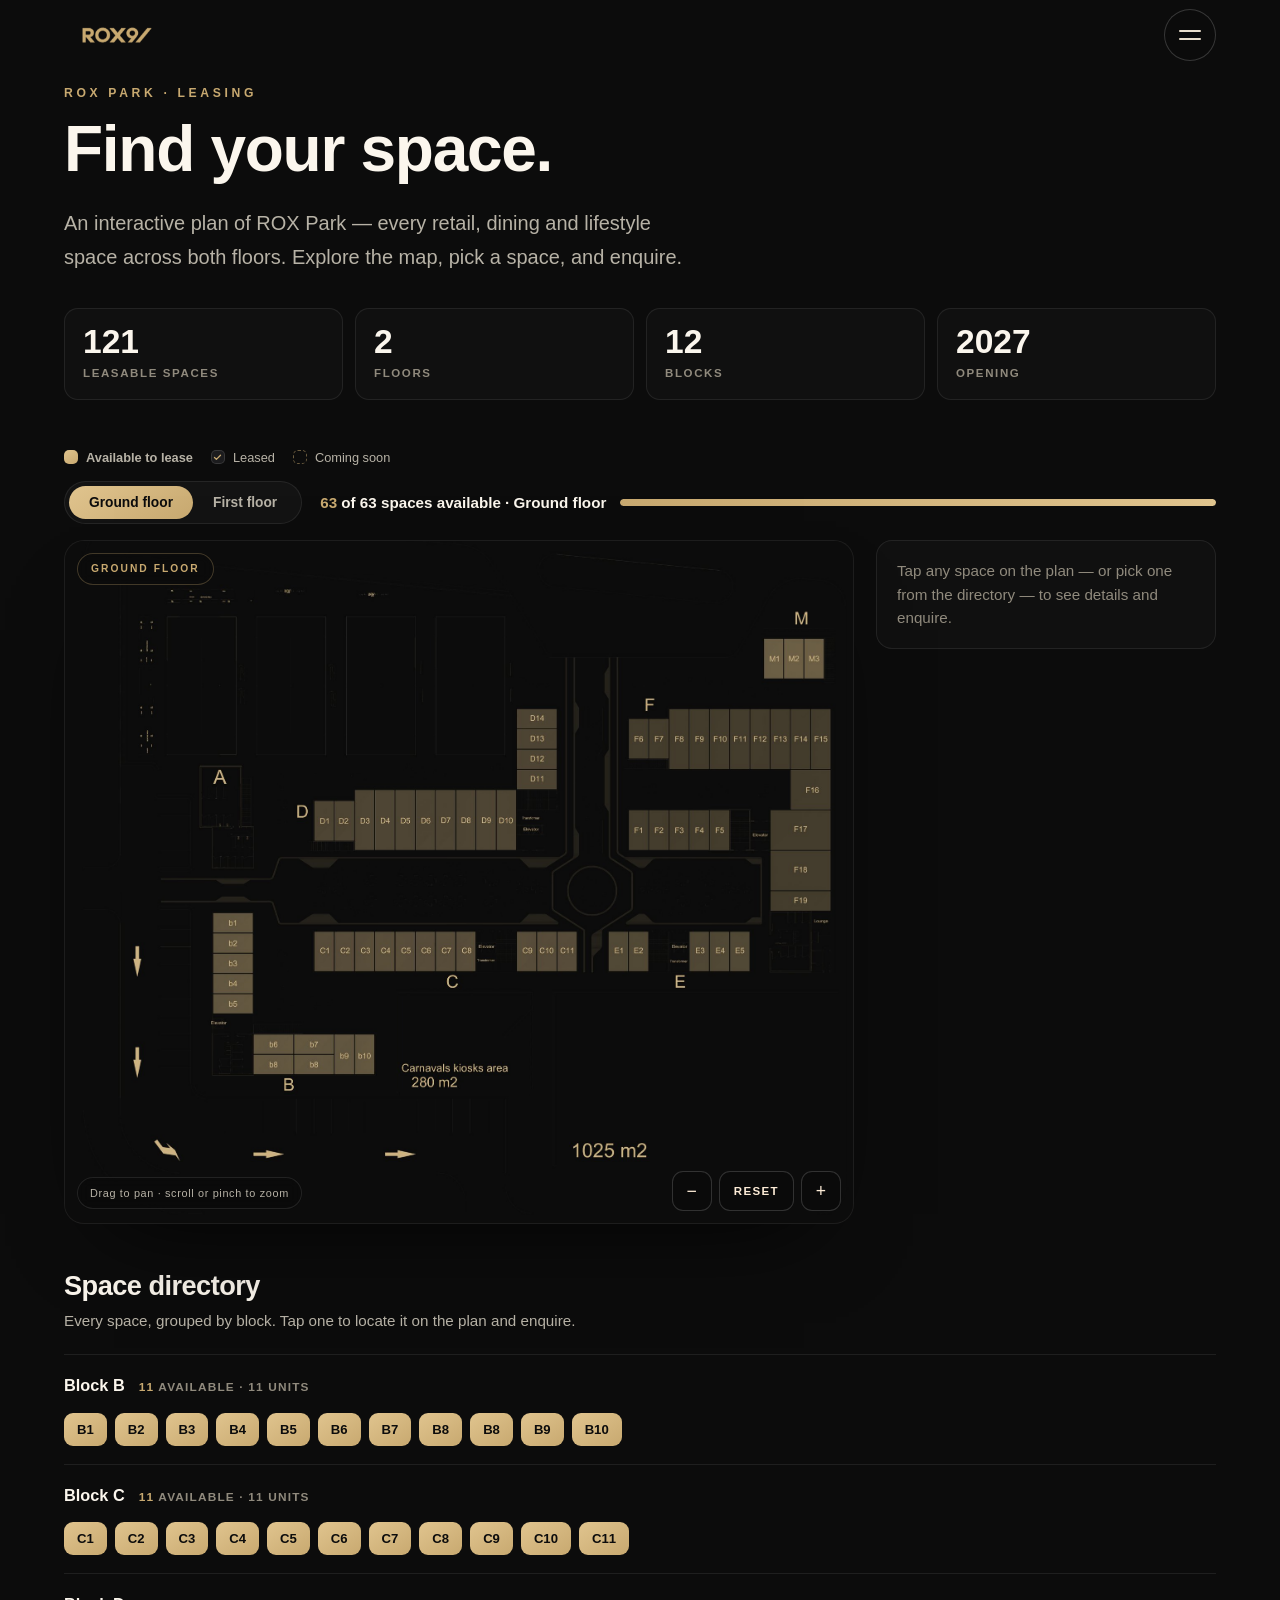
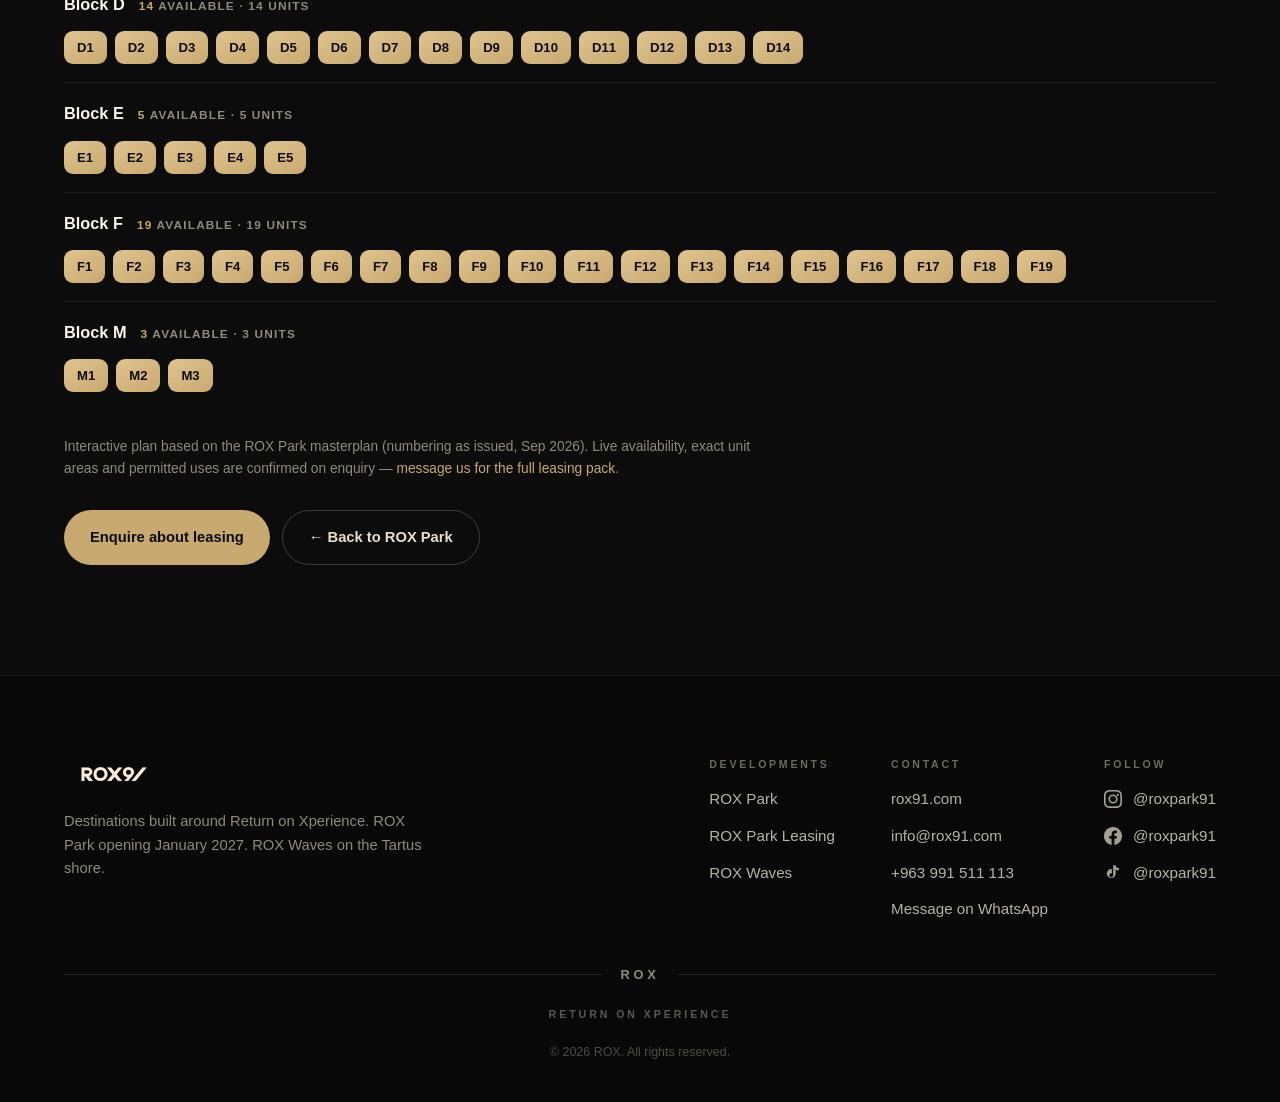
<file: park/leasing/index.html>
<!DOCTYPE html>
<html lang="en">
<head>
<meta charset="utf-8">
<meta name="viewport" content="width=device-width, initial-scale=1, viewport-fit=cover">
<title>ROX Park · Leasing &amp; Available Spaces in Damascus</title>
<meta name="description" content="Explore available retail, dining and lifestyle spaces at ROX Park, Damascus — an interactive plan of both floors with every unit, by block. Opening 2027. Enquire to lease.">
<link rel="canonical" href="https://rox91.com/park/leasing/">
<link rel="icon" type="image/png" sizes="32x32" href="/assets/favicon-32x32.png">
<link rel="icon" type="image/png" sizes="16x16" href="/assets/favicon-16x16.png">
<link rel="icon" href="/assets/favicon.ico" sizes="any">
<link rel="apple-touch-icon" sizes="180x180" href="/assets/apple-touch-icon.png">
<meta name="theme-color" content="#0C0C0C">
<meta property="og:type" content="website">
<meta property="og:site_name" content="ROX">
<meta property="og:title" content="ROX Park · Leasing &amp; Available Spaces">
<meta property="og:description" content="An interactive plan of ROX Park — every space, both floors. Find your space and enquire.">
<meta property="og:url" content="https://rox91.com/park/leasing/">
<meta property="og:image" content="https://rox91.com/assets/park-gateway.jpg">
<meta name="twitter:card" content="summary_large_image">
<script type="application/ld+json">
{
  "@context": "https://schema.org",
  "@type": "WebPage",
  "name": "ROX Park · Leasing & Available Spaces",
  "url": "https://rox91.com/park/leasing/",
  "description": "An interactive plan of ROX Park, Damascus — every retail, dining and lifestyle space across both floors. Opening 2027. Enquire to lease.",
  "isPartOf": { "@type": "WebSite", "name": "ROX", "url": "https://rox91.com/" },
  "about": {
    "@type": "ShoppingCenter",
    "name": "ROX Park",
    "url": "https://rox91.com/park/",
    "address": { "@type": "PostalAddress", "addressLocality": "Damascus", "addressCountry": "SY" },
    "openingDate": "2027-01"
  },
  "breadcrumb": {
    "@type": "BreadcrumbList",
    "itemListElement": [
      { "@type": "ListItem", "position": 1, "name": "Home", "item": "https://rox91.com/" },
      { "@type": "ListItem", "position": 2, "name": "ROX Park", "item": "https://rox91.com/park/" },
      { "@type": "ListItem", "position": 3, "name": "Leasing", "item": "https://rox91.com/park/leasing/" }
    ]
  }
}
</script>
<link rel="stylesheet" href="/assets/site.css">
<link rel="stylesheet" href="/assets/leasing.css">
</head>
<body>

<header class="hdr"><a href="/" aria-label="ROX home"><img class="hdr-logo" src="/assets/rox9-logo-gold.png" alt="ROX"></a></header>
<button class="menu-btn" aria-label="Open menu" aria-expanded="false"><span class="burger"><span></span><span></span></span></button>

<div class="menu">
  <nav>
    <a class="menu-link" href="/"><span class="num">01</span>Home</a>
    <div class="dev">
      <button class="menu-link dev-toggle" type="button" aria-expanded="false"><span class="num">02</span>Developments<span class="dev-chev"></span></button>
      <div class="dev-sub">
        <a class="sub-link" href="/park/">ROX Park</a>
        <a class="sub-link" href="/waves/">ROX Waves</a>
      </div>
    </div>
    <a class="menu-link" href="/park/leasing/"><span class="num">03</span>Leasing</a>
    <a class="menu-link" href="/#partners"><span class="num">04</span>Partners</a>
    <a class="menu-link" href="#foot"><span class="num">05</span>Contact</a>
  </nav>
  <div class="menu-foot">
    <span class="eyebrow">Destinations across Syria</span>
    <div class="menu-soc">
      <a href="https://instagram.com/roxpark91" target="_blank" rel="noopener" aria-label="Instagram"><svg width="20" height="20" viewBox="0 0 24 24" fill="currentColor"><path d="M12 2.16c3.2 0 3.58.01 4.85.07 1.17.05 1.8.25 2.23.41.56.22.96.48 1.38.9.42.42.68.82.9 1.38.16.42.36 1.06.41 2.23.06 1.27.07 1.65.07 4.85s-.01 3.58-.07 4.85c-.05 1.17-.25 1.81-.41 2.23-.22.56-.48.96-.9 1.38-.42.42-.82.68-1.38.9-.42.16-1.06.36-2.23.41-1.27.06-1.65.07-4.85.07s-3.58-.01-4.85-.07c-1.17-.05-1.81-.25-2.23-.41a3.72 3.72 0 0 1-1.38-.9 3.72 3.72 0 0 1-.9-1.38c-.16-.42-.36-1.06-.41-2.23-.06-1.27-.07-1.65-.07-4.85s.01-3.58.07-4.85c.05-1.17.25-1.81.41-2.23.22-.56.48-.96.9-1.38.42-.42.82-.68 1.38-.9.42-.16 1.06-.36 2.23-.41C8.42 2.17 8.8 2.16 12 2.16M12 0C8.74 0 8.33.01 7.05.07c-1.27.06-2.15.26-2.91.56-.79.31-1.46.72-2.12 1.38C1.36 2.67.95 3.34.63 4.14c-.3.76-.5 1.64-.56 2.91C.01 8.33 0 8.74 0 12s.01 3.67.07 4.95c.06 1.27.26 2.15.56 2.91.31.8.72 1.47 1.38 2.13.66.66 1.33 1.07 2.12 1.38.76.3 1.64.5 2.91.56C8.33 23.99 8.74 24 12 24s3.67-.01 4.95-.07c1.27-.06 2.15-.26 2.91-.56.8-.31 1.47-.72 2.13-1.38.66-.66 1.07-1.33 1.38-2.13.3-.76.5-1.64.56-2.91.06-1.28.07-1.69.07-4.95s-.01-3.67-.07-4.95c-.06-1.27-.26-2.15-.56-2.91a5.9 5.9 0 0 0-1.38-2.12A5.9 5.9 0 0 0 19.86.63c-.76-.3-1.64-.5-2.91-.56C15.67.01 15.26 0 12 0m0 5.84A6.16 6.16 0 1 0 18.16 12 6.16 6.16 0 0 0 12 5.84M12 16a4 4 0 1 1 4-4 4 4 0 0 1-4 4m6.41-10.85a1.44 1.44 0 1 0 1.44 1.44 1.44 1.44 0 0 0-1.44-1.44"/></svg></a>
      <a href="https://facebook.com/roxpark91" target="_blank" rel="noopener" aria-label="Facebook"><svg width="20" height="20" viewBox="0 0 24 24" fill="currentColor"><path d="M24 12.07C24 5.4 18.63 0 12 0S0 5.4 0 12.07C0 18.1 4.39 23.1 10.13 24v-8.44H7.08v-3.49h3.05V9.41c0-3.02 1.79-4.69 4.53-4.69 1.31 0 2.68.24 2.68.24v2.97h-1.51c-1.49 0-1.96.93-1.96 1.89v2.25h3.33l-.53 3.49h-2.8V24C19.61 23.1 24 18.1 24 12.07"/></svg></a>
      <a href="https://tiktok.com/@roxpark91" target="_blank" rel="noopener" aria-label="TikTok"><svg width="20" height="20" viewBox="0 0 24 24" fill="currentColor"><path d="M16.6 5.82a4.28 4.28 0 0 1-1.05-2.82h-3.3v13.4a2.59 2.59 0 0 1-2.58 2.5 2.59 2.59 0 0 1-2.6-2.58 2.59 2.59 0 0 1 3.4-2.46V8.1a5.94 5.94 0 0 0-6.7 5.88A5.9 5.9 0 0 0 9.66 20a5.9 5.9 0 0 0 5.9-5.9V8.68a7.5 7.5 0 0 0 4.4 1.4V6.8a4.28 4.28 0 0 1-3.36-.98"/></svg></a>
    </div>
  </div>
</div>

<main id="leasing">
  <section class="lease-hero">
    <div class="wrap">
      <div class="eyebrow" data-reveal>ROX Park · Leasing</div>
      <h1 data-reveal data-d="100" style="font-weight:700;font-size:clamp(2.1rem,6.4vw,4rem);line-height:1.02;margin-top:14px">Find your space.</h1>
      <p class="lead" data-reveal data-d="200" style="max-width:640px">An interactive plan of ROX Park — every retail, dining and lifestyle space across both floors. Explore the map, pick a space, and enquire.</p>
      <div class="lease-stats" data-reveal data-d="280">
        <div class="lstat"><b>121</b><span>Leasable spaces</span></div>
        <div class="lstat"><b>2</b><span>Floors</span></div>
        <div class="lstat"><b>12</b><span>Blocks</span></div>
        <div class="lstat"><b>2027</b><span>Opening</span></div>
      </div>
    </div>
  </section>

  <section class="lease">
    <div class="wrap">
      <div class="lease-legend" data-reveal>
        <span class="lg avail"><i></i>Available to lease</span>
        <span class="lg leased"><i></i>Leased</span>
        <span class="lg soon"><i></i>Coming soon</span>
      </div>
      <div class="lease-bar" data-reveal data-d="80">
        <div class="floor-toggle" role="tablist" aria-label="Choose a floor">
          <button data-floor="GF" class="on" role="tab">Ground floor</button>
          <button data-floor="F1" role="tab">First floor</button>
        </div>
        <div class="lease-tally"><span class="pct" id="planTally">&mdash;</span><span class="bar"><i id="planBar"></i></span></div>
      </div>

      <div class="lease-grid">
        <div class="map-stage" id="mapStage" data-reveal data-d="120">
          <div class="map-world" id="mapWorld">
            <img class="map-base" id="mapBase" alt="ROX Park interactive floor plan" src="/assets/plan-gf.jpg">
            <div class="hot-layer" id="hotLayer"></div>
          </div>
          <span class="map-floor-tag" id="mapFloorTag">Ground floor</span>
          <div class="map-hint" id="mapHint">Drag to pan &middot; scroll or pinch to zoom</div>
          <div class="map-ui">
            <button type="button" data-z="out" aria-label="Zoom out">&minus;</button>
            <button type="button" data-z="reset" aria-label="Reset view">Reset</button>
            <button type="button" data-z="in" aria-label="Zoom in">+</button>
          </div>
        </div>
        <div class="unit-detail" id="unitDetail">
          <span class="dhint">Tap any space on the plan &mdash; or pick one from the directory below &mdash; to see details and enquire.</span>
        </div>
      </div>

      <div class="lease-dir">
        <h3 data-reveal>Space directory</h3>
        <p class="sub" data-reveal data-d="80">Every space, grouped by block. Tap one to locate it on the plan and enquire.</p>
        <div id="leaseList"></div>
      </div>

      <p class="lease-note">Interactive plan based on the ROX Park masterplan (numbering as issued, Sep 2026). Live availability, exact unit areas and permitted uses are confirmed on enquiry &mdash; <a href="https://wa.me/963991511113?text=Hi%20ROX%2C%20please%20share%20the%20ROX%20Park%20leasing%20list%20with%20sizes%20and%20availability." target="_blank" rel="noopener">message us for the full leasing pack</a>.</p>

      <div class="switch" style="margin-top:30px">
        <a class="btn-gold" href="https://wa.me/963991511113?text=Hi%20ROX%2C%20I%27d%20like%20to%20lease%20a%20space%20at%20ROX%20Park." target="_blank" rel="noopener">Enquire about leasing</a>
        <a class="btn-ghost" href="/park/">&#8592; Back to ROX Park</a>
      </div>
    </div>
  </section>
</main>

<footer id="foot" class="foot">
  <div class="wrap">
    <div class="foot-top">
      <div class="foot-brand">
        <img src="/assets/rox9-logo-white.png" alt="ROX">
        <p>Destinations built around Return on Xperience. ROX Park opening January 2027. ROX Waves on the Tartus shore.</p>
      </div>
      <div class="foot-cols">
        <div class="foot-col"><h4>Developments</h4><div class="links">
          <a href="/park/">ROX Park</a>
          <a href="/park/leasing/">ROX Park Leasing</a>
          <a href="/waves/">ROX Waves</a>
        </div></div>
        <div class="foot-col"><h4>Contact</h4><div class="links">
          <a href="https://rox91.com">rox91.com</a>
          <a href="mailto:info@rox91.com?cc=amir@rox91.com,osama@rox91.com">info@rox91.com</a>
          <a href="tel:+963991511113">+963 991 511 113</a>
          <a href="https://wa.me/963991511113?text=Hi%20ROX%2C%20I%27m%20interested%20in%20leasing%20a%20space%20at%20ROX%20Park." target="_blank" rel="noopener">Message on WhatsApp</a>
        </div></div>
        <div class="foot-col"><h4>Follow</h4><div class="links">
          <a class="soc" href="https://instagram.com/roxpark91" target="_blank" rel="noopener"><svg width="18" height="18" viewBox="0 0 24 24" fill="currentColor"><path d="M12 2.16c3.2 0 3.58.01 4.85.07 1.17.05 1.8.25 2.23.41.56.22.96.48 1.38.9.42.42.68.82.9 1.38.16.42.36 1.06.41 2.23.06 1.27.07 1.65.07 4.85s-.01 3.58-.07 4.85c-.05 1.17-.25 1.81-.41 2.23-.22.56-.48.96-.9 1.38-.42.42-.82.68-1.38.9-.42.16-1.06.36-2.23.41-1.27.06-1.65.07-4.85.07s-3.58-.01-4.85-.07c-1.17-.05-1.81-.25-2.23-.41a3.72 3.72 0 0 1-1.38-.9 3.72 3.72 0 0 1-.9-1.38c-.16-.42-.36-1.06-.41-2.23-.06-1.27-.07-1.65-.07-4.85s.01-3.58.07-4.85c.05-1.17.25-1.81.41-2.23.22-.56.48-.96.9-1.38.42-.42.82-.68 1.38-.9.42-.16 1.06-.36 2.23-.41C8.42 2.17 8.8 2.16 12 2.16M12 0C8.74 0 8.33.01 7.05.07c-1.27.06-2.15.26-2.91.56-.79.31-1.46.72-2.12 1.38C1.36 2.67.95 3.34.63 4.14c-.3.76-.5 1.64-.56 2.91C.01 8.33 0 8.74 0 12s.01 3.67.07 4.95c.06 1.27.26 2.15.56 2.91.31.8.72 1.47 1.38 2.13.66.66 1.33 1.07 2.12 1.38.76.3 1.64.5 2.91.56C8.33 23.99 8.74 24 12 24s3.67-.01 4.95-.07c1.27-.06 2.15-.26 2.91-.56.8-.31 1.47-.72 2.13-1.38.66-.66 1.07-1.33 1.38-2.13.3-.76.5-1.64.56-2.91.06-1.28.07-1.69.07-4.95s-.01-3.67-.07-4.95c-.06-1.27-.26-2.15-.56-2.91a5.9 5.9 0 0 0-1.38-2.12A5.9 5.9 0 0 0 19.86.63c-.76-.3-1.64-.5-2.91-.56C15.67.01 15.26 0 12 0m0 5.84A6.16 6.16 0 1 0 18.16 12 6.16 6.16 0 0 0 12 5.84M12 16a4 4 0 1 1 4-4 4 4 0 0 1-4 4m6.41-10.85a1.44 1.44 0 1 0 1.44 1.44 1.44 1.44 0 0 0-1.44-1.44"/></svg>@roxpark91</a>
          <a class="soc" href="https://facebook.com/roxpark91" target="_blank" rel="noopener"><svg width="18" height="18" viewBox="0 0 24 24" fill="currentColor"><path d="M24 12.07C24 5.4 18.63 0 12 0S0 5.4 0 12.07C0 18.1 4.39 23.1 10.13 24v-8.44H7.08v-3.49h3.05V9.41c0-3.02 1.79-4.69 4.53-4.69 1.31 0 2.68.24 2.68.24v2.97h-1.51c-1.49 0-1.96.93-1.96 1.89v2.25h3.33l-.53 3.49h-2.8V24C19.61 23.1 24 18.1 24 12.07"/></svg>@roxpark91</a>
          <a class="soc" href="https://tiktok.com/@roxpark91" target="_blank" rel="noopener"><svg width="18" height="18" viewBox="0 0 24 24" fill="currentColor"><path d="M16.6 5.82a4.28 4.28 0 0 1-1.05-2.82h-3.3v13.4a2.59 2.59 0 0 1-2.58 2.5 2.59 2.59 0 0 1-2.6-2.58 2.59 2.59 0 0 1 3.4-2.46V8.1a5.94 5.94 0 0 0-6.7 5.88A5.9 5.9 0 0 0 9.66 20a5.9 5.9 0 0 0 5.9-5.9V8.68a7.5 7.5 0 0 0 4.4 1.4V6.8a4.28 4.28 0 0 1-3.36-.98"/></svg>@roxpark91</a>
        </div></div>
      </div>
    </div>
    <div class="foot-div"><span class="line"></span><span class="mark">ROX</span><span class="line"></span></div>
    <div class="foot-tag">Return on Xperience</div>
    <div class="foot-copy">© 2026 ROX. All rights reserved.</div>
  </div>
</footer>

<a class="fab" href="https://wa.me/963991511113?text=Hi%20ROX%2C%20I%27d%20like%20to%20lease%20a%20space%20at%20ROX%20Park." target="_blank" rel="noopener" aria-label="Enquire about leasing on WhatsApp">
  <svg width="20" height="20" viewBox="0 0 24 24" fill="currentColor" aria-hidden="true"><path d="M17.5 14.38c-.3-.15-1.77-.87-2.04-.97-.27-.1-.47-.15-.67.15-.2.3-.77.96-.94 1.16-.17.2-.35.22-.64.08-.3-.15-1.26-.47-2.4-1.48-.89-.79-1.49-1.77-1.66-2.07-.17-.3-.02-.46.13-.61.14-.13.3-.35.44-.52.15-.17.2-.3.3-.5.1-.2.05-.38-.02-.53-.08-.15-.67-1.61-.92-2.21-.24-.58-.49-.5-.67-.51h-.57c-.2 0-.53.07-.8.38-.28.3-1.05 1.02-1.05 2.5 0 1.47 1.07 2.89 1.22 3.09.15.2 2.1 3.2 5.08 4.49.71.3 1.26.49 1.69.62.71.23 1.36.2 1.87.12.57-.08 1.76-.72 2.01-1.42.25-.7.25-1.29.17-1.42-.07-.12-.27-.2-.57-.34zM12.05 2C6.53 2 2.05 6.48 2.05 12c0 1.85.5 3.58 1.38 5.06L2 22l5.06-1.35A9.94 9.94 0 0 0 12.05 22c5.52 0 10-4.48 10-10S17.57 2 12.05 2z"/></svg>
  <span class="txt">Enquire to lease</span>
</a>

<script src="/assets/site.js"></script>
<script src="/assets/leasing.js"></script>
</body>
</html>
</file>
<file: assets/site.css>
/* ROX — shared mobile-first stylesheet */
:root{
  /* ROX brand book palette — Obsidian / Muted Gold / Warm Ivory / White */
  --bg:#0C0C0C; --bg2:#080808; --card:#161618;
  --text:#EADFCD; --heading:#FBF6ED; --ivory:#FDECD7; --muted:#B7B2A6; --muted2:#908A7D; --faint:#6E6A60;
  --gold:#C8A970; --gold2:#E0C48E;
  --line:rgba(255,255,255,.08);
  /* Helvetica Neue everywhere (brand book final) */
  --sora:'Helvetica Neue',Helvetica,Arial,sans-serif; --manrope:'Helvetica Neue',Helvetica,Arial,sans-serif;
  --maxw:1240px; --pad:clamp(20px,5vw,64px);
}
*{box-sizing:border-box;margin:0;padding:0}
html{-webkit-text-size-adjust:100%;scroll-behavior:smooth}
body{background:var(--bg);color:var(--text);font-family:var(--manrope);-webkit-font-smoothing:antialiased;overflow-x:hidden;line-height:1.55}
img{max-width:100%;display:block}
a{color:var(--gold);text-decoration:none;transition:color .25s}
a:hover{color:var(--gold2)}
::selection{background:var(--gold);color:var(--bg)}
h1,h2,h3{font-family:var(--sora);color:var(--heading);letter-spacing:-.02em;line-height:1.05;text-wrap:balance}
.eyebrow{font-size:clamp(.64rem,2.4vw,.76rem);letter-spacing:.3em;text-transform:uppercase;color:var(--gold);font-weight:600}
.wrap{max-width:var(--maxw);margin:0 auto}

/* keyframes */
@keyframes rox-kb{0%{transform:scale(1.06)}100%{transform:scale(1.15)}}
@keyframes rox-cue{0%,100%{transform:translateY(0);opacity:.5}50%{transform:translateY(7px);opacity:1}}
@keyframes rox-fd{from{opacity:0;transform:translateY(-14px)}to{opacity:1;transform:translateY(0)}}
@keyframes rox-fade{from{opacity:0}to{opacity:1}}
@keyframes rox-spin{to{transform:rotate(360deg)}}

/* reveal */
[data-reveal]{opacity:0;transform:translateY(22px);filter:blur(6px)}
.revealed[data-reveal],[data-reveal].revealed{opacity:1;transform:none;filter:none;transition:opacity 1s cubic-bezier(.2,.7,.2,1),transform 1s cubic-bezier(.2,.7,.2,1),filter 1s cubic-bezier(.2,.7,.2,1)}

/* header */
.hdr{position:fixed;top:0;left:0;right:0;z-index:50;display:flex;align-items:center;justify-content:space-between;padding:16px var(--pad);transition:background .4s,padding .4s,border-color .4s;border-bottom:1px solid transparent}
.hdr.scrolled{background:rgba(12,12,12,.82);backdrop-filter:blur(14px);-webkit-backdrop-filter:blur(14px);border-bottom-color:var(--line);padding:11px var(--pad)}
.hdr-logo{height:clamp(28px,7vw,38px);width:auto;opacity:0;animation:rox-fd .9s cubic-bezier(.2,.7,.2,1) .15s forwards}

/* menu button */
.menu-btn{position:fixed;top:calc(16px + (clamp(28px,7vw,38px) - clamp(44px,11vw,52px))/2);right:var(--pad);z-index:120;width:clamp(44px,11vw,52px);height:clamp(44px,11vw,52px);border-radius:50%;border:1px solid rgba(255,255,255,.18);background:rgba(12,12,12,.45);backdrop-filter:blur(12px);-webkit-backdrop-filter:blur(12px);cursor:pointer;display:flex;align-items:center;justify-content:center;opacity:0;animation:rox-fade .9s ease .3s forwards;transition:transform .35s,border-color .35s,background .35s}
.menu-btn:hover{transform:scale(1.07);border-color:rgba(200,169,112,.6)}
.burger{position:relative;width:22px;height:14px;pointer-events:none}
.burger span{position:absolute;left:0;width:100%;height:2px;background:var(--text);border-radius:2px;transition:transform .45s cubic-bezier(.2,.7,.2,1),opacity .3s}
.burger span:nth-child(1){top:2px}.burger span:nth-child(2){bottom:2px}
.menu-btn[aria-expanded="true"] .burger span:nth-child(1){top:6px;transform:rotate(45deg)}
.menu-btn[aria-expanded="true"] .burger span:nth-child(2){bottom:6px;transform:rotate(-45deg)}

/* full-screen menu */
.menu{position:fixed;inset:0;z-index:110;opacity:0;visibility:hidden;pointer-events:none;transition:opacity .5s cubic-bezier(.2,.7,.2,1);background:rgba(9,9,10,.95);backdrop-filter:blur(22px);-webkit-backdrop-filter:blur(22px);display:flex;flex-direction:column;justify-content:center;gap:clamp(28px,6vh,52px);padding:clamp(90px,14vh,140px) var(--pad) clamp(36px,7vh,64px)}
.menu.open{opacity:1;visibility:visible;pointer-events:auto}
.menu nav{display:flex;flex-direction:column;gap:clamp(2px,1vh,8px);max-width:var(--maxw);width:100%;margin:0 auto}
.menu-link{display:flex;align-items:baseline;gap:clamp(14px,4vw,32px);width:fit-content;font-family:var(--sora);font-weight:700;font-size:clamp(2rem,9vw,4.4rem);color:var(--heading);opacity:0;transform:translateY(22px);transition:opacity .55s cubic-bezier(.2,.7,.2,1),transform .5s cubic-bezier(.2,.7,.2,1),color .3s}
.menu.open .menu-link{opacity:1;transform:none}
.dev-toggle{background:none;border:none;cursor:pointer;text-align:left;padding:0;-webkit-tap-highlight-color:transparent}
.dev-chev{display:inline-block;width:.34em;height:.34em;margin-left:.22em;border-right:3px solid var(--gold);border-bottom:3px solid var(--gold);transform:translateY(-.22em) rotate(45deg);transition:transform .4s cubic-bezier(.2,.7,.2,1)}
.dev-toggle[aria-expanded="true"] .dev-chev{transform:translateY(.05em) rotate(-135deg)}
.dev-sub{max-height:0;overflow:hidden;opacity:0;transition:max-height .5s cubic-bezier(.2,.7,.2,1),opacity .45s ease;padding-left:clamp(30px,7vw,60px)}
.sub-link{display:block;width:fit-content;font-family:var(--sora);font-weight:600;font-size:clamp(1.1rem,4.4vw,2rem);line-height:1.4;color:var(--muted2);transition:color .3s,transform .3s;padding:6px 0}
.sub-link:hover{color:var(--gold2);transform:translateX(8px)}
.hdr-logo.proj{height:clamp(38px,10vw,52px)}
.menu-link:hover{color:var(--gold2);transform:translateX(9px)}
.menu-link .num{font-family:var(--manrope);font-size:clamp(.68rem,2vw,.9rem);font-weight:600;letter-spacing:.16em;color:var(--gold);opacity:.6;transform:translateY(-.5em)}
.menu-foot{display:flex;flex-wrap:wrap;gap:16px 22px;justify-content:space-between;align-items:center;max-width:var(--maxw);width:100%;margin:0 auto;border-top:1px solid var(--line);padding-top:clamp(18px,4vh,30px)}
.menu-foot .eyebrow{color:var(--gold)}
.menu-soc{display:flex;gap:16px}
.menu-soc a{color:var(--muted)}.menu-soc a:hover{color:var(--gold2)}

/* portal (landing) */
.portal{min-height:100svh;display:flex;flex-direction:column;padding:calc(clamp(28px,7vw,38px) + 40px) 0 0}
.portal-intro{padding:clamp(30px,7vh,70px) var(--pad) clamp(20px,3vh,30px);text-align:center;max-width:820px;margin:0 auto}
.portal-intro h1{font-weight:800;font-size:clamp(2.3rem,9vw,4.6rem);margin-top:16px}
.portal-intro p{margin-top:16px;color:var(--muted);font-size:clamp(1rem,3.4vw,1.15rem);max-width:520px;margin-left:auto;margin-right:auto}
.portal-grid{flex:1;display:grid;grid-template-columns:1fr;gap:14px;padding:clamp(16px,3vw,26px) var(--pad) var(--pad)}
.pcard{position:relative;display:flex;flex-direction:column;justify-content:flex-end;min-height:clamp(340px,56vh,520px);border-radius:22px;overflow:hidden;padding:clamp(22px,4vw,34px);isolation:isolate}
.pcard-img{position:absolute;inset:0;z-index:-2;background-size:cover;background-position:center;transition:transform 1s cubic-bezier(.2,.7,.2,1)}
.pcard:hover .pcard-img{transform:scale(1.06)}
.pcard-grad{position:absolute;inset:0;z-index:-1;background:linear-gradient(180deg,rgba(12,12,12,.45) 0%,rgba(12,12,12,.05) 32%,rgba(12,12,12,.55) 68%,rgba(12,12,12,.95) 100%)}
.pcard-top{position:absolute;top:0;left:0;right:0;padding:clamp(20px,4vw,30px);display:flex;justify-content:space-between;gap:12px;font-size:.66rem;letter-spacing:.2em;text-transform:uppercase;font-weight:700}
.pcard-top .proj{color:var(--gold)}
.pcard-top .loc{color:var(--text)}
.pcard-name{font-family:var(--sora);font-weight:800;font-size:clamp(2.2rem,7vw,3.6rem);color:var(--heading);line-height:.98}
.pcard-sub{margin-top:10px;color:var(--muted);font-size:clamp(.85rem,2.2vw,1rem)}
.pcard-meta{margin-top:16px;display:flex;flex-wrap:wrap;align-items:center;gap:12px 18px}
.chip-count{display:inline-flex;align-items:center;gap:8px;font-size:.72rem;letter-spacing:.05em;color:var(--text);background:rgba(255,255,255,.06);border:1px solid rgba(255,255,255,.14);padding:7px 13px;border-radius:100px;font-variant-numeric:tabular-nums}
.chip-count b{color:var(--gold);font-weight:700}
.pcard-cta{margin-left:auto;display:inline-flex;align-items:center;gap:9px;font-size:.76rem;letter-spacing:.14em;text-transform:uppercase;font-weight:700;color:var(--gold)}
.pcard .arrow{transition:transform .3s cubic-bezier(.2,.7,.2,1)}
.pcard:hover .arrow{transform:translateX(6px)}

/* video hero (project) */
.vhero{padding:calc(clamp(28px,7vw,38px) + 40px) var(--pad) 0}
.vhero-inner{max-width:var(--maxw);margin:0 auto}
.vhead{display:flex;flex-wrap:wrap;align-items:baseline;gap:12px 18px;margin:clamp(20px,5vh,40px) 0 18px}
.vhead .proj{font-size:.72rem;letter-spacing:.3em;text-transform:uppercase;color:var(--gold);font-weight:700}
.vhead .loc{font-size:.72rem;letter-spacing:.22em;text-transform:uppercase;color:var(--muted2);font-weight:600}
.vtitle{font-weight:800;font-size:clamp(2.8rem,13vw,6.5rem);line-height:.92}
.vtitle .dot{color:var(--gold)}
.vstage{position:relative;margin-top:clamp(22px,4vh,34px);border-radius:18px;overflow:hidden;background:#000;aspect-ratio:16/9}
.vstage video{position:absolute;inset:0;width:100%;height:100%;object-fit:cover;background:#000}
.vstage .poster-note{position:absolute;inset:0;display:flex;align-items:center;justify-content:center;color:var(--muted2);font-size:.85rem;letter-spacing:.1em;text-transform:uppercase;text-align:center;padding:20px}
.vctrls{position:absolute;top:12px;right:12px;display:flex;gap:10px;z-index:2}
.vstage video{cursor:pointer}
.vplay{position:absolute;inset:0;display:flex;align-items:center;justify-content:center;pointer-events:none;opacity:0;transition:opacity .3s;z-index:1}
.vplay.show{opacity:1}
.vplay .ic{width:70px;height:70px;border-radius:50%;background:rgba(12,12,12,.5);-webkit-backdrop-filter:blur(8px);backdrop-filter:blur(8px);display:flex;align-items:center;justify-content:center;color:#fff}
.vbtn{display:inline-flex;align-items:center;gap:8px;padding:10px 15px;border-radius:100px;border:1px solid rgba(255,255,255,.2);background:rgba(12,12,12,.55);backdrop-filter:blur(10px);-webkit-backdrop-filter:blur(10px);color:var(--text);font-family:var(--manrope);font-size:.78rem;font-weight:600;cursor:pointer;transition:background .25s,border-color .25s}
.vbtn:hover{background:rgba(200,169,112,.9);color:var(--bg);border-color:transparent}
.vbtn svg{flex:none}
.vcue{display:flex;align-items:center;justify-content:center;gap:8px;flex-direction:column;margin:clamp(20px,4vh,30px) 0 0;color:var(--muted2)}
.vcue .line{width:1px;height:26px;background:linear-gradient(var(--muted2),transparent);animation:rox-cue 2s ease-in-out infinite}
.vcue span{font-size:.6rem;letter-spacing:.3em;text-transform:uppercase}
/* fullscreen: keep full landscape (never crop) */
.vstage:fullscreen{width:100vw;height:100vh;aspect-ratio:auto;border-radius:0;background:#000;display:flex;align-items:center;justify-content:center}
.vstage:-webkit-full-screen{width:100vw;height:100vh;aspect-ratio:auto;border-radius:0;background:#000;display:flex;align-items:center;justify-content:center}
.vstage:fullscreen video{position:static;inset:auto;width:100%;height:100%;object-fit:contain}
.vstage:-webkit-full-screen video{position:static;inset:auto;width:100%;height:100%;object-fit:contain}
video:fullscreen{object-fit:contain}
video:-webkit-full-screen{object-fit:contain}
.rotate-hint{position:absolute;left:50%;bottom:12%;transform:translateX(-50%);z-index:6;padding:11px 20px;border-radius:100px;background:rgba(12,12,12,.8);-webkit-backdrop-filter:blur(8px);backdrop-filter:blur(8px);color:#fff;font-size:.85rem;font-weight:600;letter-spacing:.02em;white-space:nowrap;opacity:0;transition:opacity .4s;pointer-events:none}
.rotate-hint.show{opacity:1}

/* countdown block */
.count{display:flex;justify-content:center;gap:clamp(16px,6vw,60px)}
.count .u{display:flex;flex-direction:column;align-items:center}
.count .v{font-family:var(--sora);font-weight:700;font-size:clamp(2.2rem,11vw,5rem);line-height:1;color:var(--heading);font-variant-numeric:tabular-nums}
.count .l{font-size:clamp(.56rem,2.2vw,.7rem);letter-spacing:.24em;text-transform:uppercase;color:var(--muted2);font-weight:600;margin-top:10px}

/* generic section */
.sec{padding:clamp(56px,10vw,120px) var(--pad);border-top:1px solid rgba(255,255,255,.06)}
.sec h2{font-weight:700;font-size:clamp(1.8rem,5.4vw,3.4rem);line-height:1.12}
.lead{margin-top:24px;font-size:clamp(1.02rem,2.6vw,1.25rem);line-height:1.7;color:var(--muted);max-width:680px}

/* categories 3-up */
.cats{display:grid;grid-template-columns:1fr;gap:14px}
.cat{position:relative;aspect-ratio:4/5;border-radius:16px;overflow:hidden}
.cat-img{position:absolute;inset:0;background-size:cover;background-position:center;transition:transform .9s cubic-bezier(.2,.7,.2,1)}
.cat:hover .cat-img{transform:scale(1.06)}
.cat-grad{position:absolute;inset:0;background:linear-gradient(180deg,rgba(12,12,12,.05) 30%,rgba(12,12,12,.85) 100%)}
.cat-body{position:absolute;left:0;right:0;bottom:0;padding:22px}
.cat-tag{font-size:.62rem;letter-spacing:.24em;text-transform:uppercase;color:var(--gold);font-weight:600;margin-bottom:7px}
.cat-title{font-family:var(--sora);font-weight:700;font-size:clamp(1.3rem,3vw,1.7rem);color:var(--heading);line-height:1.05}
.cat-desc{font-size:.9rem;color:var(--muted);margin-top:7px}

/* phases (waves) */
.phases{display:flex;flex-direction:column;gap:12px}
.phase{display:flex;align-items:center;justify-content:space-between;gap:16px;padding:18px 20px;border-radius:14px;border:1px solid rgba(255,255,255,.1);background:rgba(255,255,255,.03)}
.phase.live{border-color:rgba(200,169,112,.4);background:rgba(200,169,112,.08)}
.phase .pt{font-family:var(--sora);font-weight:700;color:var(--heading);font-size:1.05rem}
.phase .pd{font-size:.85rem;color:var(--muted2);margin-top:2px}
.badge{flex:none;font-size:.64rem;letter-spacing:.14em;text-transform:uppercase;font-weight:700;padding:7px 12px;border-radius:100px}
.badge.on{color:var(--bg);background:var(--gold)}
.badge.soon{color:var(--muted2);border:1px solid rgba(255,255,255,.16)}

/* gallery */
.gal{display:flex;gap:14px;overflow-x:auto;padding:6px var(--pad) 18px;scroll-snap-type:x mandatory;-webkit-overflow-scrolling:touch}
.gal::-webkit-scrollbar{height:5px}.gal::-webkit-scrollbar-thumb{background:#2a2a2c;border-radius:20px}
.gal .g{flex:none;width:min(86vw,560px);aspect-ratio:16/10;border-radius:16px;overflow:hidden;scroll-snap-align:center;background:#161618 center/cover}

/* project switch */
.switch{display:flex;flex-wrap:wrap;gap:12px;margin-top:30px}
.btn-ghost,.btn-gold{display:inline-flex;align-items:center;gap:9px;padding:15px 26px;border-radius:100px;font-family:var(--sora);font-weight:700;font-size:.92rem;transition:transform .25s,box-shadow .25s,background .25s,border-color .25s}
.btn-gold{background:var(--gold);color:var(--bg)}
.btn-gold:hover{color:var(--bg);transform:translateY(-2px);box-shadow:0 14px 32px -10px rgba(200,169,112,.5)}
.btn-ghost{border:1px solid rgba(255,255,255,.2);color:var(--text)}
.btn-ghost:hover{border-color:var(--gold);color:var(--gold2);transform:translateY(-2px)}

/* F&B opportunities */
.opps{display:grid;grid-template-columns:1fr;gap:16px;margin-top:clamp(28px,4vw,44px)}
.opp{border:1px solid var(--line);background:rgba(255,255,255,.02);border-radius:18px;overflow:hidden;display:flex;flex-direction:column;transition:border-color .3s,background .3s}
.opp:hover{border-color:rgba(200,169,112,.45);background:rgba(200,169,112,.04)}
.opp-img{aspect-ratio:16/10;background-size:cover;background-position:center;transition:transform .9s cubic-bezier(.2,.7,.2,1)}
.opp:hover .opp-img{transform:scale(1.05)}
.opp-body{padding:clamp(24px,4vw,34px);display:flex;flex-direction:column;flex:1}

/* editorial feature rows (image + text, alternating) */
.feat{display:grid;grid-template-columns:1fr;gap:clamp(22px,4vw,40px);align-items:center}
.feat-img{border-radius:18px;overflow:hidden;aspect-ratio:16/11;background-size:cover;background-position:center;box-shadow:0 30px 60px -34px rgba(0,0,0,.65)}
.feat-copy h3{font-family:var(--sora);font-weight:700;font-size:clamp(1.6rem,4.6vw,2.7rem);line-height:1.12;letter-spacing:-.02em;color:var(--heading);text-wrap:balance}
.feat-copy .eyebrow{margin-bottom:14px}
.feat-copy p{margin-top:16px;color:var(--muted);font-size:clamp(1rem,2.4vw,1.18rem);line-height:1.7;max-width:540px}
@media(min-width:860px){.feat{grid-template-columns:1fr 1fr;gap:clamp(44px,5vw,80px)}.feat.rev .feat-img{order:2}}
/* full-bleed image band */
.band{position:relative;min-height:clamp(340px,58vh,560px);background-size:cover;background-position:center;display:flex;align-items:flex-end;padding:clamp(40px,7vw,84px) var(--pad);overflow:hidden}
.band::before{content:"";position:absolute;inset:0;background:linear-gradient(180deg,rgba(12,12,12,.3),rgba(12,12,12,.1) 42%,rgba(12,12,12,.88))}
.band-inner{position:relative;max-width:var(--maxw);width:100%;margin:0 auto}
.band-inner h2{font-family:var(--sora);font-weight:800;font-size:clamp(2rem,6vw,3.6rem);line-height:1.05;letter-spacing:-.025em;color:var(--heading);max-width:780px;text-wrap:balance}
.band-inner .eyebrow{margin-bottom:16px}
.opp .tag{font-size:.68rem;letter-spacing:.24em;text-transform:uppercase;color:var(--gold);font-weight:700;margin-bottom:15px}
.opp h3{font-family:var(--sora);font-weight:700;font-size:clamp(1.5rem,4.6vw,2.1rem);color:var(--heading);line-height:1.1}
.opp p{margin-top:14px;color:var(--muted);font-size:clamp(.95rem,2.4vw,1.05rem);line-height:1.65;flex:1}
.opp .cta-row{margin-top:24px}
.opps3{display:grid;grid-template-columns:1fr;gap:16px;margin-top:clamp(28px,4vw,44px)}
@media(min-width:820px){.opps3{grid-template-columns:repeat(3,1fr)}}

/* footer */
.foot{padding:clamp(48px,7vw,80px) var(--pad) 40px;border-top:1px solid var(--line);background:var(--bg2)}
.foot-top{display:flex;flex-direction:column;gap:36px}
.foot-brand{max-width:360px}
.foot-brand img{height:36px;width:auto;margin-bottom:18px}
.foot-brand p{font-size:.92rem;color:var(--muted2);line-height:1.6}
.foot-cols{display:flex;flex-wrap:wrap;gap:36px 56px}
.foot-col h4{font-size:.66rem;letter-spacing:.26em;text-transform:uppercase;color:var(--faint);font-weight:600;margin-bottom:15px}
.foot-col .links{display:flex;flex-direction:column;gap:13px;font-size:.95rem}
.foot-col .links a{color:var(--muted)}
.foot-col .links a:hover{color:var(--gold2)}
.soc{display:inline-flex;align-items:center;gap:11px;color:var(--muted)}
.soc:hover{color:var(--gold2)}.soc svg{flex:none;opacity:.9}
.foot-div{display:flex;align-items:center;gap:18px;margin:44px 0 22px}
.foot-div span.line{flex:1;height:1px;background:rgba(255,255,255,.1)}
.foot-div span.mark{font-family:var(--sora);font-weight:600;letter-spacing:.3em;color:var(--muted2);font-size:.8rem}
.foot-tag{text-align:center;font-size:.66rem;letter-spacing:.28em;text-transform:uppercase;color:#5C584F;font-weight:600}
.foot-copy{text-align:center;font-size:.78rem;color:#4E4B44;margin-top:20px}

/* floating whatsapp */
.fab{position:fixed;bottom:clamp(16px,4vw,26px);right:clamp(16px,5vw,26px);z-index:95;display:inline-flex;align-items:center;gap:10px;padding:13px 20px 13px 16px;border-radius:100px;background:var(--gold);color:var(--bg);font-family:var(--sora);font-weight:700;font-size:.9rem;box-shadow:0 14px 34px -10px rgba(0,0,0,.6);opacity:0;pointer-events:none;transform:translateY(8px);transition:opacity .4s,transform .3s cubic-bezier(.2,.7,.2,1),box-shadow .3s}
.fab.show{opacity:1;pointer-events:auto;transform:none}
.fab:hover{color:var(--bg);transform:translateY(-3px);box-shadow:0 18px 40px -10px rgba(200,169,112,.55)}
.fab svg{flex:none}
@media(max-width:560px){.fab{padding:15px;border-radius:50%}.fab .txt{display:none}}

/* ---- desktop up ---- */
@media(min-width:760px){
  .portal-grid{grid-template-columns:1fr 1fr}
  .pcard{min-height:clamp(460px,68vh,660px)}
  .cats{grid-template-columns:repeat(3,1fr)}
  .opps{grid-template-columns:1fr 1fr}
  .foot-top{flex-direction:row;justify-content:space-between;align-items:flex-start}
}

@media(prefers-reduced-motion:reduce){
  html{scroll-behavior:auto}
  *{animation-duration:.001ms !important;transition-duration:.001ms !important}
  [data-reveal]{opacity:1 !important;transform:none !important;filter:none !important}
}

/* ========== Cinematic entrance (homepage) ========== */
body.entering{overflow:hidden}
.enter{position:fixed;inset:0;z-index:300;background:#0C0C0C;overflow:hidden;display:flex;align-items:center;justify-content:center;will-change:transform}
.enter.done{animation:enter-lift 1.15s cubic-bezier(.76,0,.24,1) forwards}
@keyframes enter-lift{to{transform:translateY(-101%)}}
.enter-bg{position:absolute;inset:0;background-size:cover;background-position:center;opacity:0;transform:scale(1.2);animation:enter-bg 3.4s cubic-bezier(.2,.7,.2,1) forwards}
@keyframes enter-bg{0%{opacity:0;transform:scale(1.18)}20%{opacity:.4}100%{opacity:.66;transform:scale(1.03)}}
.enter-veil{position:absolute;inset:0;background:radial-gradient(125% 92% at 50% 45%,rgba(12,12,12,.28),rgba(12,12,12,.84) 70%,#0C0C0C)}
.enter-grain{position:absolute;inset:0;opacity:.5;mix-blend-mode:soft-light;background-image:url("data:image/svg+xml,%3Csvg xmlns='http://www.w3.org/2000/svg' width='140' height='140'%3E%3Cfilter id='n'%3E%3CfeTurbulence type='fractalNoise' baseFrequency='.9' numOctaves='2'/%3E%3C/filter%3E%3Crect width='100%25' height='100%25' filter='url(%23n)'/%3E%3C/svg%3E")}
.enter-core{position:relative;text-align:center;padding:0 24px}
.enter-core::before{content:"";position:absolute;left:50%;top:46%;transform:translate(-50%,-50%);width:min(92vw,560px);height:min(92vw,560px);background:radial-gradient(circle,rgba(200,169,112,.18),rgba(12,12,12,0) 64%);pointer-events:none;z-index:-1;opacity:0;animation:enter-fade 1.3s ease .2s forwards}
.enter-logo{width:min(64vw,400px);height:auto;margin:0 auto;opacity:0;transform:translateY(16px) scale(.98);filter:drop-shadow(0 14px 40px rgba(0,0,0,.55));animation:enter-fade 1s cubic-bezier(.2,.7,.2,1) .3s forwards}
.enter-rule{width:0;height:2px;background:linear-gradient(90deg,transparent,var(--gold),transparent);margin:26px auto 0;animation:enter-rule 1.05s cubic-bezier(.76,0,.24,1) 1s forwards}
@keyframes enter-rule{to{width:min(46vw,240px)}}
.enter-tag{margin-top:22px;font-family:var(--sora);color:var(--ivory);font-weight:400;font-size:clamp(.92rem,3.6vw,1.3rem);letter-spacing:.015em;opacity:0;animation:enter-fade 1.1s ease 1.2s forwards}
.enter-tag b{color:var(--gold);font-weight:600}
.enter-skip{position:absolute;bottom:clamp(22px,5vh,38px);left:50%;transform:translateX(-50%);display:inline-flex;align-items:center;gap:9px;font-family:var(--manrope);font-size:.6rem;letter-spacing:.3em;text-transform:uppercase;color:var(--muted2);opacity:0;animation:enter-fade 1s ease 1.9s forwards;cursor:pointer;background:none;border:none;padding:10px}
.enter-skip:hover{color:var(--gold)}
@keyframes enter-fade{to{opacity:1;transform:none}}

/* portal idle drift (subtle life on card imagery) */
.pcard-img{animation:rox-drift 18s ease-in-out infinite alternate}
@keyframes rox-drift{from{transform:scale(1.04)}to{transform:scale(1.11)}}
.pcard:hover .pcard-img{animation-play-state:paused;transform:scale(1.07)}

/* ========== Interactive leasing plan (ROX Park) ========== */
.plan-wrap{border:1px solid var(--line);border-radius:22px;overflow:hidden;background:var(--card);margin-top:clamp(26px,4vw,40px)}
.plan-aerial{position:relative;aspect-ratio:16/7.5;min-height:200px;background-size:cover;background-position:center}
.plan-aerial::after{content:"";position:absolute;inset:0;background:linear-gradient(180deg,rgba(12,12,12,.2),rgba(12,12,12,.1) 40%,rgba(12,12,12,.92))}
.plan-aerial .zlabel{position:absolute;z-index:2;font-size:.6rem;letter-spacing:.2em;text-transform:uppercase;font-weight:700;color:var(--ivory);padding:6px 11px;border-radius:100px;background:rgba(12,12,12,.5);border:1px solid rgba(200,169,112,.4);-webkit-backdrop-filter:blur(6px);backdrop-filter:blur(6px);white-space:nowrap}
.plan-aerial .zcap{position:absolute;z-index:2;left:clamp(16px,4vw,28px);bottom:clamp(14px,3vw,22px);right:clamp(16px,4vw,28px);display:flex;flex-wrap:wrap;align-items:flex-end;justify-content:space-between;gap:10px}
.plan-aerial .zcap .t{font-family:var(--sora);font-weight:700;color:var(--heading);font-size:clamp(1.1rem,3.2vw,1.6rem)}
.plan-aerial .zcap .s{font-size:.78rem;color:var(--muted)}
.plan-body{padding:clamp(22px,4vw,36px)}
.plan-tally{display:flex;flex-wrap:wrap;align-items:center;gap:14px 24px;margin-bottom:22px}
.plan-bar{flex:1;min-width:180px;height:8px;border-radius:100px;background:rgba(255,255,255,.08);overflow:hidden}
.plan-bar i{display:block;height:100%;width:0;border-radius:100px;background:linear-gradient(90deg,var(--gold),var(--gold2));transition:width 1.1s cubic-bezier(.2,.7,.2,1)}
.plan-tally .pct{font-family:var(--sora);font-weight:700;color:var(--heading);font-size:1.05rem;font-variant-numeric:tabular-nums}
.plan-tally .pct b{color:var(--gold)}
.plan-legend{display:flex;flex-wrap:wrap;gap:12px 20px;margin-bottom:20px}
.lg{display:inline-flex;align-items:center;gap:9px;font-size:.82rem;color:var(--muted)}
.lg i{width:15px;height:15px;border-radius:5px;flex:none}
.lg i{position:relative}
.lg.avail i{background:linear-gradient(145deg,var(--gold2),var(--gold))}
.lg.leased i{background:#1c1c1e;border:1px solid rgba(255,255,255,.1)}
.lg.leased i::after{content:"";position:absolute;inset:0;background-image:url("data:image/svg+xml,%3Csvg xmlns='http://www.w3.org/2000/svg' viewBox='0 0 24 24' fill='none' stroke='%23C8A970' stroke-width='3.4' stroke-linecap='round' stroke-linejoin='round'%3E%3Cpath d='M20 6L9 17l-5-5'/%3E%3C/svg%3E");background-size:10px;background-repeat:no-repeat;background-position:center}
.lg.soon i{background:transparent;border:1px dashed rgba(200,169,112,.45)}
.lg.avail{color:var(--ivory);font-weight:600}
.plan-zone{margin-top:22px}
.plan-zone h4{font-size:.68rem;letter-spacing:.22em;text-transform:uppercase;color:var(--ivory);font-weight:700;margin-bottom:13px;display:flex;align-items:center;flex-wrap:wrap;gap:6px 11px}
.plan-zone h4 .zi{width:28px;height:28px;flex:none;display:inline-flex;align-items:center;justify-content:center;color:var(--gold);border:1px solid rgba(200,169,112,.3);border-radius:9px;background:rgba(200,169,112,.07)}
.plan-zone h4 .zi svg{width:16px;height:16px}
.plan-zone h4 .ct{color:var(--muted2);letter-spacing:.08em;font-weight:600;margin-left:auto}
.plan-zone h4 .ct b{color:var(--gold)}
.plan-grid{display:grid;grid-template-columns:repeat(auto-fill,minmax(clamp(48px,13vw,64px),1fr));gap:9px}
.unit{position:relative;aspect-ratio:1;border-radius:12px;border:1px solid var(--line);background:#141416;display:flex;flex-direction:column;align-items:center;justify-content:center;gap:2px;font-family:var(--sora);font-size:.82rem;font-weight:700;color:var(--muted);cursor:pointer;opacity:0;transform:translateY(10px) scale(.95);transition:transform .22s cubic-bezier(.2,.7,.2,1),border-color .22s,box-shadow .22s,background .22s;-webkit-tap-highlight-color:transparent}
.unit.in{opacity:1;transform:none;transition:opacity .5s ease,transform .55s cubic-bezier(.2,.7,.2,1)}
.unit b{font-weight:400;opacity:.55;font-size:.86em}
/* AVAILABLE — the space you can take: bright gold, gently breathing */
.unit.avail{background:linear-gradient(145deg,var(--gold2),var(--gold));color:#0C0C0C;border-color:transparent;box-shadow:0 0 0 0 rgba(200,169,112,.5);animation:unit-pulse 2.9s ease-in-out infinite}
@keyframes unit-pulse{0%,100%{box-shadow:0 0 0 0 rgba(200,169,112,.5)}55%{box-shadow:0 0 0 7px rgba(200,169,112,0)}}
/* LEASED — taken: muted, with a check */
.unit.leased{background:#161618;color:var(--muted2);border-color:rgba(255,255,255,.07)}
.unit.leased::after{content:"";position:absolute;top:6px;right:7px;width:11px;height:11px;border-radius:50%;background:rgba(200,169,112,.22);background-image:url("data:image/svg+xml,%3Csvg xmlns='http://www.w3.org/2000/svg' viewBox='0 0 24 24' fill='none' stroke='%23C8A970' stroke-width='3.4' stroke-linecap='round' stroke-linejoin='round'%3E%3Cpath d='M20 6L9 17l-5-5'/%3E%3C/svg%3E");background-size:9px;background-repeat:no-repeat;background-position:center}
/* COMING SOON — dashed, faint */
.unit.soon{background:transparent;border:1px dashed rgba(200,169,112,.33);color:var(--faint)}
.unit:hover{transform:translateY(-3px) scale(1.06)}
.unit.avail:hover{animation-play-state:paused;box-shadow:0 10px 26px -8px rgba(200,169,112,.65)}
.unit.sel{box-shadow:0 0 0 2px var(--heading),0 14px 28px -12px rgba(0,0,0,.75)!important;transform:translateY(-3px) scale(1.06);animation:none}
.plan-detail{margin-top:22px;min-height:66px;border:1px solid var(--line);border-radius:14px;background:rgba(255,255,255,.02);padding:16px 20px;display:flex;flex-wrap:wrap;align-items:center;gap:8px 18px;transition:border-color .3s}
.plan-detail.on{border-color:rgba(200,169,112,.4)}
.plan-detail .du{font-family:var(--sora);font-weight:700;color:var(--heading);font-size:1.1rem}
.plan-detail .dbadge{font-size:.6rem;letter-spacing:.14em;text-transform:uppercase;font-weight:700;padding:5px 11px;border-radius:100px}
.plan-detail .dbadge.leased{background:var(--gold);color:#0C0C0C}
.plan-detail .dbadge.avail{color:var(--gold);border:1px solid var(--gold)}
.plan-detail .dbadge.soon{color:var(--muted2);border:1px solid var(--line)}
.plan-detail .dmeta{color:var(--muted);font-size:.92rem}
.plan-detail .dcta{margin-left:auto}
.plan-detail .dhint{color:var(--muted2);font-size:.92rem}
.plan-note{margin-top:16px;color:var(--muted2);font-size:.85rem;line-height:1.6}
@media(max-width:560px){.plan-detail .dcta{margin-left:0;width:100%}}

/* leasing plan helper line + glow dot */
.plan-help{display:flex;align-items:center;gap:10px;margin:2px 0 4px;color:var(--muted);font-size:.9rem;line-height:1.5}
.plan-help .gl{flex:none;width:12px;height:12px;border-radius:50%;background:linear-gradient(145deg,var(--gold2),var(--gold));box-shadow:0 0 0 0 rgba(200,169,112,.5);animation:unit-pulse 2.9s ease-in-out infinite}

/* pillars strip (icon anchors) */
.pillars{display:grid;grid-template-columns:repeat(2,1fr);gap:12px;margin-top:clamp(28px,4vw,40px)}
@media(min-width:640px){.pillars{grid-template-columns:repeat(4,1fr)}}
.pill{display:flex;flex-direction:column;align-items:center;gap:13px;padding:clamp(22px,3.5vw,30px) 14px;border:1px solid var(--line);border-radius:16px;background:rgba(255,255,255,.02);transition:border-color .35s,transform .35s cubic-bezier(.2,.7,.2,1),background .35s}
.pill:hover{border-color:rgba(200,169,112,.42);transform:translateY(-4px);background:rgba(200,169,112,.045)}
.pill .pi{width:46px;height:46px;display:inline-flex;align-items:center;justify-content:center;color:var(--gold);border:1px solid rgba(200,169,112,.3);border-radius:12px;background:rgba(200,169,112,.06);transition:transform .35s cubic-bezier(.2,.7,.2,1)}
.pill:hover .pi{transform:scale(1.08) rotate(-3deg)}
.pill .pi svg{width:24px;height:24px}
.pill .pl{font-family:var(--sora);font-weight:600;font-size:.95rem;color:var(--heading);letter-spacing:.01em}
.pill .ps{font-size:.72rem;color:var(--muted2);text-align:center;line-height:1.4}
/* icon chip on opportunity tags */
.opp .tag{display:inline-flex;align-items:center;gap:9px}
.opp .tag .ti{width:17px;height:17px;color:var(--gold);flex:none}

/* leasing teaser (Park page -> dedicated leasing map) */
.plan-teaser{position:relative;display:block;margin-top:clamp(26px,4vw,40px);border-radius:22px;overflow:hidden;border:1px solid var(--line);min-height:clamp(300px,46vw,470px);isolation:isolate;background:#0A0A0A}
.plan-teaser-img{position:absolute;inset:0;z-index:-2;background-size:cover;background-position:center;transition:transform 1.1s cubic-bezier(.2,.7,.2,1)}
.plan-teaser:hover .plan-teaser-img{transform:scale(1.04)}
.plan-teaser-grad{position:absolute;inset:0;z-index:-1;background:linear-gradient(180deg,rgba(12,12,12,.25),rgba(12,12,12,.05) 42%,rgba(12,12,12,.92))}
.plan-teaser-body{position:absolute;left:0;right:0;bottom:0;padding:clamp(22px,4vw,36px);display:flex;flex-wrap:wrap;align-items:center;justify-content:space-between;gap:16px}
.pt-stats{display:flex;gap:clamp(18px,4vw,30px)}
.pt-stats span{display:flex;flex-direction:column;font-size:.72rem;letter-spacing:.14em;text-transform:uppercase;color:var(--muted);font-weight:600}
.pt-stats b{font-family:var(--sora);font-weight:700;color:var(--heading);font-size:clamp(1.5rem,4vw,2rem);line-height:1;margin-bottom:5px}
.pt-cta{display:inline-flex;align-items:center;gap:10px;font-family:var(--sora);font-weight:700;font-size:.92rem;color:#0C0C0C;background:linear-gradient(145deg,var(--gold2),var(--gold));padding:14px 24px;border-radius:100px;transition:transform .25s,box-shadow .25s}
.plan-teaser:hover .pt-cta{transform:translateY(-2px);box-shadow:0 14px 30px -10px rgba(200,169,112,.55)}
.pt-cta .arrow{transition:transform .3s cubic-bezier(.2,.7,.2,1)}
.plan-teaser:hover .pt-cta .arrow{transform:translateX(5px)}
</file>
<file: assets/leasing.css>
/* ROX Park — interactive leasing map */
.lease-hero{padding:calc(clamp(28px,7vw,38px) + 46px) var(--pad) 0}
.lease-hero .wrap{max-width:var(--maxw);margin:0 auto}
.lease-stats{display:flex;flex-wrap:wrap;gap:12px;margin-top:clamp(22px,4vw,34px)}
.lstat{flex:1;min-width:120px;border:1px solid var(--line);border-radius:14px;background:rgba(255,255,255,.02);padding:16px 18px}
.lstat b{display:block;font-family:var(--sora);font-weight:700;color:var(--heading);font-size:clamp(1.5rem,4vw,2.1rem);line-height:1}
.lstat span{display:block;margin-top:6px;font-size:.72rem;letter-spacing:.14em;text-transform:uppercase;color:var(--muted2);font-weight:600}

.lease{padding:clamp(28px,5vw,48px) var(--pad) clamp(56px,9vw,110px)}
.lease .wrap{max-width:var(--maxw);margin:0 auto}

.lease-bar{display:flex;flex-wrap:wrap;align-items:center;gap:14px 18px;margin-bottom:16px}
.floor-toggle{display:inline-flex;padding:4px;border:1px solid var(--line);border-radius:100px;background:rgba(255,255,255,.03)}
.floor-toggle button{appearance:none;border:0;background:none;cursor:pointer;font-family:var(--sora);font-weight:600;font-size:.86rem;color:var(--muted);padding:9px 20px;border-radius:100px;transition:color .25s,background .25s}
.floor-toggle button.on{color:#0C0C0C;background:linear-gradient(145deg,var(--gold2),var(--gold))}
.lease-tally{flex:1;min-width:190px;display:flex;align-items:center;gap:14px}
.lease-tally .pct{font-family:var(--sora);font-weight:600;color:var(--heading);font-size:.95rem;white-space:nowrap}
.lease-tally .pct b{color:var(--gold)}
.lease-tally .bar{flex:1;min-width:80px;height:7px;border-radius:100px;background:rgba(255,255,255,.08);overflow:hidden}
.lease-tally .bar i{display:block;height:100%;border-radius:100px;background:linear-gradient(90deg,var(--gold),var(--gold2));width:0;transition:width 1s cubic-bezier(.2,.7,.2,1)}

.lease-legend{display:flex;flex-wrap:wrap;gap:12px 18px;margin:0 0 14px}
.lease-legend .lg{display:inline-flex;align-items:center;gap:8px;font-size:.8rem;color:var(--muted)}
.lease-legend .lg i{width:14px;height:14px;border-radius:5px;flex:none}
.lg.avail i{background:linear-gradient(145deg,var(--gold2),var(--gold))}
.lg.leased i{background:#1c1c1e;border:1px solid rgba(255,255,255,.12);position:relative}
.lg.leased i::after{content:"";position:absolute;inset:0;background:url("data:image/svg+xml,%3Csvg xmlns='http://www.w3.org/2000/svg' viewBox='0 0 24 24' fill='none' stroke='%23C8A970' stroke-width='3.4' stroke-linecap='round' stroke-linejoin='round'%3E%3Cpath d='M20 6L9 17l-5-5'/%3E%3C/svg%3E") center/9px no-repeat}
.lg.soon i{background:transparent;border:1px dashed rgba(200,169,112,.5)}

/* ---- map stage ---- */
.map-stage{position:relative;width:100%;aspect-ratio:1.0445;max-height:76vh;border-radius:20px;overflow:hidden;background:#0A0A0A;border:1px solid var(--line);box-shadow:inset 0 0 0 1px rgba(200,169,112,.06),0 40px 90px -50px #000;touch-action:none;cursor:grab}
.map-stage:active{cursor:grabbing}
.map-world{position:absolute;inset:0;transform-origin:0 0;will-change:transform}
.map-base{position:absolute;inset:0;width:100%;height:100%;object-fit:cover;-webkit-user-drag:none;user-select:none;pointer-events:none}
.hot-layer{position:absolute;inset:0}
.hot{position:absolute;width:3.5%;aspect-ratio:1;transform:translate(-50%,-50%);border:0;background:none;padding:0;cursor:pointer;border-radius:50%;-webkit-tap-highlight-color:transparent}
.hot::before{content:"";position:absolute;inset:14%;border-radius:7px;border:2px solid transparent;transition:border-color .2s,box-shadow .2s,background .2s}
.hot:hover::before{border-color:#FFF;background:rgba(255,255,255,.1)}
.hot.sel::before{border-color:#FFF;box-shadow:0 0 0 3px rgba(255,255,255,.25),0 0 22px rgba(255,255,255,.35);background:rgba(255,255,255,.06);animation:hot-pulse 1.8s ease-in-out infinite}
@keyframes hot-pulse{0%,100%{box-shadow:0 0 0 3px rgba(255,255,255,.22),0 0 18px rgba(255,255,255,.28)}50%{box-shadow:0 0 0 5px rgba(255,255,255,0),0 0 26px rgba(255,255,255,.4)}}
.hot.s-leased::after{content:"";position:absolute;inset:26%;border-radius:4px;background:rgba(10,10,10,.72);box-shadow:inset 0 0 0 1px rgba(200,169,112,.35)}
.hot.s-soon::after{content:"";position:absolute;inset:30%;border-radius:4px;border:1px dashed rgba(200,169,112,.6)}
.hot.dim{opacity:.18;pointer-events:none}

.map-ui{position:absolute;right:12px;bottom:12px;display:flex;gap:7px;z-index:3}
.map-ui button{width:40px;height:40px;border-radius:11px;border:1px solid rgba(255,255,255,.16);background:rgba(10,10,10,.6);-webkit-backdrop-filter:blur(8px);backdrop-filter:blur(8px);color:var(--ivory);font-size:1.1rem;font-family:var(--sora);cursor:pointer;display:flex;align-items:center;justify-content:center;transition:border-color .25s,background .25s}
.map-ui button:hover{border-color:var(--gold);color:var(--gold)}
.map-ui button[data-z="reset"]{width:auto;padding:0 14px;font-size:.72rem;letter-spacing:.12em;text-transform:uppercase;font-weight:600}
.map-hint{position:absolute;left:12px;bottom:14px;z-index:3;font-size:.68rem;letter-spacing:.06em;color:var(--muted);background:rgba(10,10,10,.55);-webkit-backdrop-filter:blur(6px);backdrop-filter:blur(6px);padding:7px 12px;border-radius:100px;border:1px solid rgba(255,255,255,.1);transition:opacity .4s;pointer-events:none}
.map-hint.hide{opacity:0}
@media(max-width:640px){.map-hint{display:none}.map-ui button[data-z="reset"]{display:none}}
.map-floor-tag{position:absolute;left:12px;top:12px;z-index:3;pointer-events:none;font-family:var(--sora);font-size:.64rem;letter-spacing:.2em;text-transform:uppercase;font-weight:700;color:var(--gold);background:rgba(10,10,10,.5);-webkit-backdrop-filter:blur(6px);backdrop-filter:blur(6px);padding:7px 13px;border-radius:100px;border:1px solid rgba(200,169,112,.3)}

/* ---- detail ---- */
.unit-detail{margin-top:16px;min-height:74px;border:1px solid var(--line);border-radius:16px;background:rgba(255,255,255,.02);padding:18px 20px;display:flex;flex-direction:column;gap:7px;transition:border-color .3s}
.unit-detail.on{border-color:rgba(200,169,112,.42)}
.unit-detail .du-top{display:flex;align-items:center;gap:12px}
.unit-detail .du{font-family:var(--sora);font-weight:700;color:var(--heading);font-size:1.4rem}
.unit-detail .dbadge{font-size:.6rem;letter-spacing:.14em;text-transform:uppercase;font-weight:700;padding:5px 11px;border-radius:100px}
.dbadge.s-available{color:#0C0C0C;background:linear-gradient(145deg,var(--gold2),var(--gold))}
.dbadge.s-leased{color:var(--muted2);border:1px solid var(--line)}
.dbadge.s-soon{color:var(--gold);border:1px solid rgba(200,169,112,.5)}
.unit-detail .dmeta{color:var(--text);font-size:.98rem}
.unit-detail .dmeta2{color:var(--muted2);font-size:.86rem}
.unit-detail .dcta{align-self:flex-start;margin-top:6px}
.unit-detail .dhint{color:var(--muted2);font-size:.95rem}

/* ---- directory ---- */
.lease-dir{margin-top:clamp(30px,5vw,48px)}
.lease-dir h3{font-family:var(--sora);font-weight:700;color:var(--heading);font-size:clamp(1.3rem,3.4vw,1.7rem)}
.lease-dir .sub{color:var(--muted);font-size:.95rem;margin-top:8px;margin-bottom:22px}
.lblock{padding:18px 0;border-top:1px solid var(--line)}
.lblock-h{display:flex;flex-wrap:wrap;align-items:baseline;gap:6px 14px;margin-bottom:14px}
.lblock-h .lb-name{font-family:var(--sora);font-weight:700;color:var(--heading);font-size:1.02rem}
.lblock-h .lb-ct{font-size:.74rem;letter-spacing:.1em;text-transform:uppercase;color:var(--muted2);font-weight:600}
.lblock-h .lb-ct b{color:var(--gold)}
.lchips{display:flex;flex-wrap:wrap;gap:8px}
.lchip{font-family:var(--sora);font-weight:600;font-size:.82rem;color:#0C0C0C;background:linear-gradient(145deg,var(--gold2),var(--gold));border:0;border-radius:9px;padding:9px 13px;cursor:pointer;transition:transform .18s,box-shadow .18s}
.lchip:hover{transform:translateY(-2px);box-shadow:0 8px 18px -8px rgba(200,169,112,.6)}
.lchip.sel{box-shadow:0 0 0 2px var(--heading)}
.lchip.s-leased{background:#161618;color:var(--muted2);border:1px solid rgba(255,255,255,.08)}
.lchip.s-soon{background:transparent;color:var(--gold);border:1px dashed rgba(200,169,112,.5)}

.lease-note{margin-top:26px;color:var(--muted2);font-size:.86rem;line-height:1.6;max-width:720px}
@media(min-width:900px){
  .lease-grid{display:grid;grid-template-columns:1fr 340px;gap:22px;align-items:start}
  .unit-detail{margin-top:0;position:sticky;top:84px}
}
</file>
